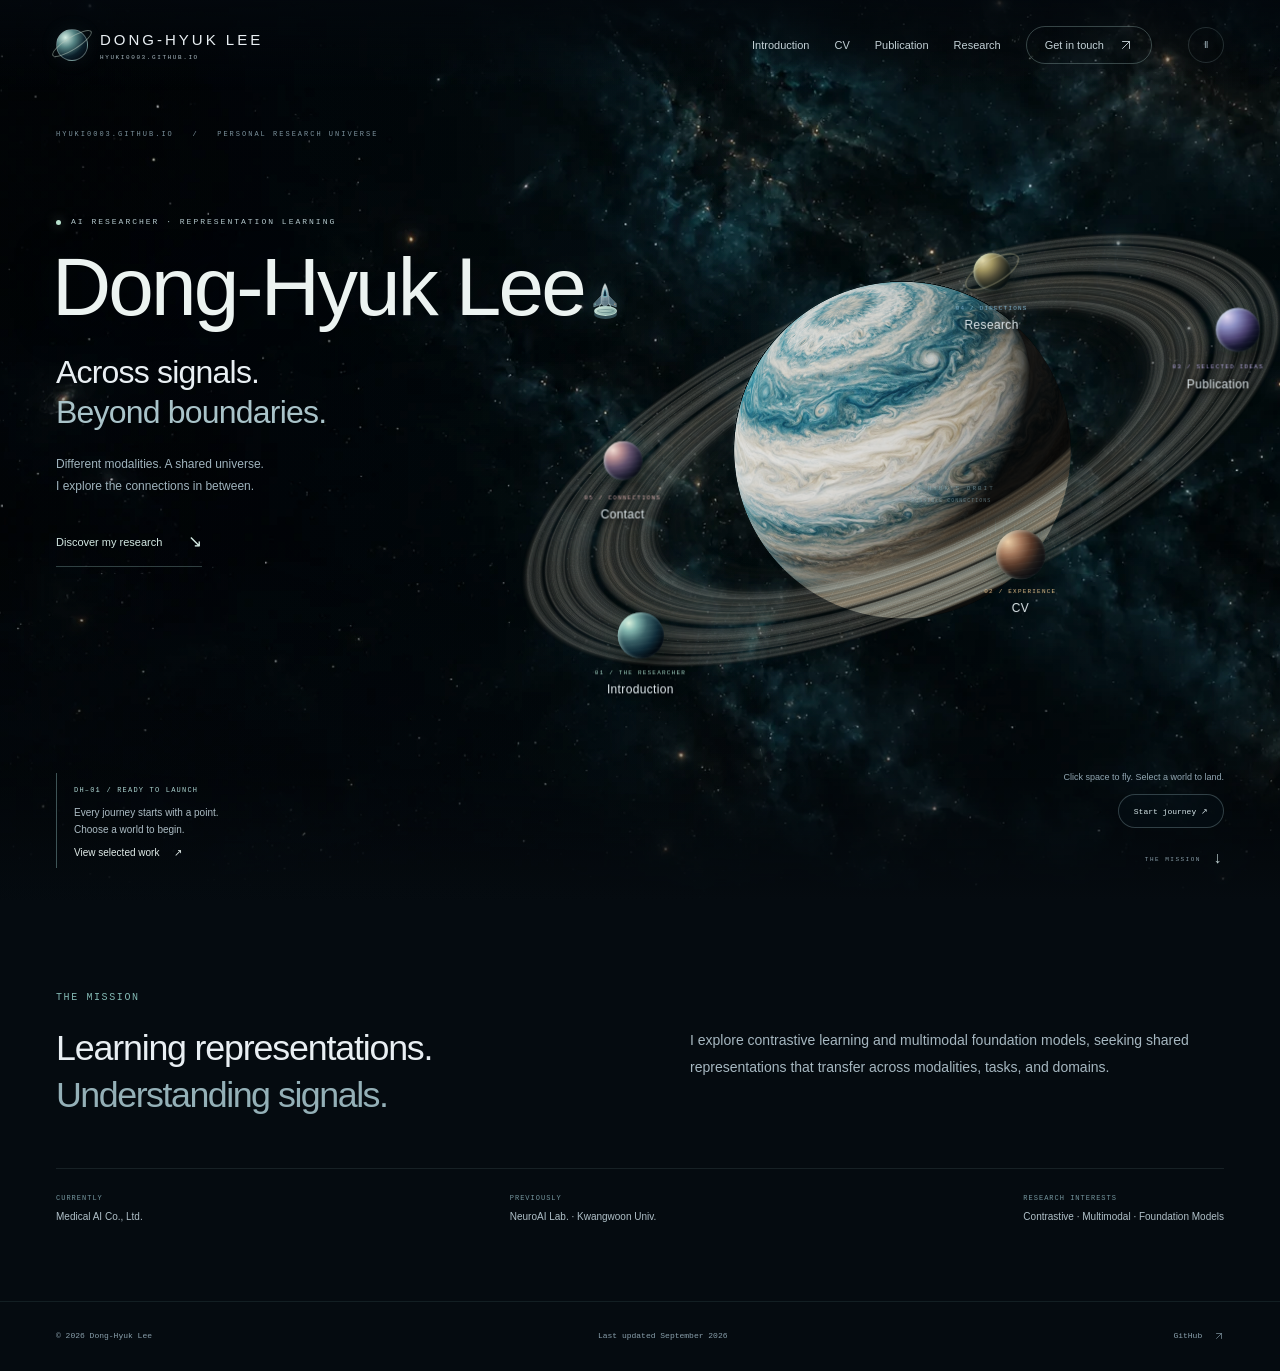
<file: index.html>
<!doctype html>
<html lang="en" data-theme="light">
<head>
  <meta charset="utf-8">
  <meta name="viewport" content="width=device-width, initial-scale=1">
  <meta name="color-scheme" content="light dark">
  <title>Dong-Hyuk Lee — AI Researcher</title>
  <meta name="description" content="I explore contrastive learning and multimodal foundation models, seeking shared representations that transfer across modalities, tasks, and domains.">
  <meta name="author" content="Dong-Hyuk Lee">
  <meta name="theme-color" content="#050b10">
  <meta property="og:type" content="website">
  <meta property="og:title" content="Dong-Hyuk Lee — AI Researcher">
  <meta property="og:description" content="I explore contrastive learning and multimodal foundation models, seeking shared representations that transfer across modalities, tasks, and domains.">
  <meta property="og:url" content="https://hyuki0003.github.io/">
  <meta name="twitter:card" content="summary">
  <link rel="canonical" href="https://hyuki0003.github.io/">
  <link rel="icon" type="image/svg+xml" href="assets/favicon.svg">
  <script>document.documentElement.classList.add('js');try{var t=localStorage.getItem('dh-profile-theme');if(t==='dark'||t==='light')document.documentElement.dataset.theme=t}catch(e){}</script>
  <link rel="stylesheet" href="assets/styles.css">
  <script type="application/ld+json">{"@context": "https://schema.org", "@type": "Person", "name": "Dong-Hyuk Lee", "url": "https://hyuki0003.github.io", "jobTitle": "AI Researcher", "sameAs": ["https://github.com/hyuki0003", "https://www.linkedin.com/in/dong-hyuk-lee-8542971b0/", "https://www.notion.so/81ff1f23dd8441ba82bb77d9165426b7?source=copy_link", "https://www.instagram.com/hyuk_i2/"]}</script>
  <script src="assets/citations.js?v=7c8f290460" defer></script>
  <script src="assets/site.js" defer></script>
<link rel="stylesheet" href="assets/universe.css?v=fa5733d800">
<script src="assets/planet.js?v=169040caec" defer></script>
<script src="assets/lander.js?v=6d3bdb37d5" defer></script>
<script src="assets/universe.js?v=291f8d27ce" defer></script>
<script>document.documentElement.dataset.theme="dark"</script>
<link rel="preload" as="image" href="assets/space/latent-atmosphere.webp">
</head>
<body id="top" class="universe-site universe-home">
<a class="skip-link" href="#main">Skip to content</a>
    <header class="site-header"><div class="container header-inner">
      <a class="brand" href="index.html" aria-label="Dong-Hyuk Lee — home"><span class="monogram">dh<span>.</span></span><span class="brand-name">Dong-Hyuk Lee<span>HYUKI0003.GITHUB.IO</span></span></a>
      <nav id="site-nav" class="site-nav" aria-label="Main navigation">
        <a href="introduction.html">Introduction</a><a href="cv.html">CV</a><a href="publications.html">Publication</a><a href="research.html">Research</a>
        <a class="nav-contact" href="contact.html">Get in touch <svg class="icon " viewBox="0 0 24 24" fill="none" stroke="currentColor" stroke-width="1.6" stroke-linecap="round" stroke-linejoin="round" aria-hidden="true"><path d="M6 18 18 6M6 6h12v12"/></svg></a>
      </nav>
      <div class="header-controls"><button class="space-motion" type="button" aria-label="Pause space motion" aria-pressed="false" hidden>Ⅱ</button><button class="icon-button theme-toggle js-only" type="button" aria-label="Switch to dark theme" title="Switch theme"><svg class="icon moon-icon" viewBox="0 0 24 24" fill="none" stroke="currentColor" stroke-width="1.6" stroke-linecap="round" stroke-linejoin="round" aria-hidden="true"><path d="M20.4 14.3A8.5 8.5 0 0 1 9.7 3.6a8.5 8.5 0 1 0 10.7 10.7Z"/></svg><svg class="icon sun-icon" viewBox="0 0 24 24" fill="none" stroke="currentColor" stroke-width="1.6" stroke-linecap="round" stroke-linejoin="round" aria-hidden="true"><circle cx="12" cy="12" r="4"/><path d="M12 2v2m0 16v2M2 12h2m16 0h2M5 5l1.4 1.4m11.2 11.2L19 19M5 19l1.4-1.4M17.6 6.4 19 5"/></svg></button>
      <button class="icon-button menu-toggle js-only" type="button" aria-label="Open navigation" aria-controls="site-nav" aria-expanded="false"><svg class="icon menu-icon" viewBox="0 0 24 24" fill="none" stroke="currentColor" stroke-width="1.6" stroke-linecap="round" stroke-linejoin="round" aria-hidden="true"><path d="M4 7h16M4 12h16M4 17h16"/></svg><svg class="icon close-icon" viewBox="0 0 24 24" fill="none" stroke="currentColor" stroke-width="1.6" stroke-linecap="round" stroke-linejoin="round" aria-hidden="true"><path d="m6 6 12 12M6 18 18 6"/></svg></button></div>
    </div></header>
<main id="main"><section class="space-hero" id="universe" aria-labelledby="universe-title">
  <div class="space-depth" aria-hidden="true"><div class="space-image"></div></div>
  <div class="space-planet-stage" aria-hidden="true"></div>
  <div class="space-shade" aria-hidden="true"></div>
  <div class="space-coordinates">HYUKI0003.GITHUB.IO &nbsp; / &nbsp; PERSONAL RESEARCH UNIVERSE</div>
  <div class="space-intro">
    <p class="space-eyebrow"><span></span> AI RESEARCHER · REPRESENTATION LEARNING</p>
    <h1 id="universe-title" aria-label="Dong-Hyuk Lee.">Dong-Hyuk Lee<button class="launch-pad" type="button" aria-label="Return to launch pad" aria-controls="landing-game" disabled><span class="sr-only">.</span></button></h1>
    <p class="space-tagline">Across signals.<br><em>Beyond boundaries.</em></p>
    <p class="space-manifesto">Different modalities. A shared universe.<br>I explore the connections in between.</p>
    <a class="space-enter" href="research.html">Discover my research <span aria-hidden="true">↘</span></a>
  </div>
  <div class="space-system" role="group" aria-label="Explore the section planets" aria-describedby="space-help">
    <svg class="space-routes" viewBox="0 0 1000 700" preserveAspectRatio="none" fill="none" aria-hidden="true"><path class="space-orbit-track" d=""/><g class="space-memories"></g><path class="space-flight" d=""/></svg>
    <a class="space-world world-intro" style="--px:64%;--py:24%;--world:#a6d6c6" data-world="introduction" href="introduction.html" aria-label="Explore Introduction" aria-controls="ship-console"><span class="world-globe" aria-hidden="true"></span><span class="world-caption"><small>01 / THE RESEARCHER</small><strong>Introduction</strong></span></a>
    <a class="space-world world-cv" style="--px:86%;--py:42%;--world:#e2bf8c" data-world="cv" href="cv.html" aria-label="Explore CV" aria-controls="ship-console"><span class="world-globe" aria-hidden="true"></span><span class="world-caption"><small>02 / EXPERIENCE</small><strong>CV</strong></span></a>
    <a class="space-world world-publications" style="--px:62%;--py:73%;--world:#b5a9de" data-world="publications" href="publications.html" aria-label="Explore Publication" aria-controls="ship-console"><span class="world-globe" aria-hidden="true"></span><span class="world-caption"><small>03 / SELECTED IDEAS</small><strong>Publication</strong></span></a>
    <a class="space-world world-research" style="--px:87%;--py:76%;--world:#88bedb" data-world="research" href="research.html" aria-label="Explore Research" aria-controls="ship-console"><span class="world-globe" aria-hidden="true"></span><span class="world-caption"><small>04 / DIRECTIONS</small><strong>Research</strong></span></a>
    <a class="space-world world-contact" style="--px:50%;--py:58%;--world:#d4adac" data-world="contact" href="contact.html" aria-label="Explore Contact" aria-controls="ship-console"><span class="world-globe" aria-hidden="true"></span><span class="world-caption"><small>05 / CONNECTIONS</small><strong>Contact</strong></span></a>
    <div class="space-voyager" data-state="parked" aria-hidden="true">
      <svg class="voyager-ship" viewBox="0 0 64 72" fill="none">
        <defs><linearGradient id="ship-metal" x1="14" y1="15" x2="48" y2="56" gradientUnits="userSpaceOnUse"><stop stop-color="#f2f6ef"/><stop offset=".45" stop-color="#91a8b1"/><stop offset="1" stop-color="#354d60"/></linearGradient><linearGradient id="ship-flame" x1="32" y1="47" x2="32" y2="72" gradientUnits="userSpaceOnUse"><stop stop-color="#e5ffff"/><stop offset=".3" stop-color="#81e9e9"/><stop offset="1" stop-color="#56aed9" stop-opacity="0"/></linearGradient></defs>
        <g class="ship-engine"><path d="M26 46 Q23 59 32 71 Q41 59 38 46Z" fill="url(#ship-flame)"/><path d="M29 45 Q28 56 32 62 Q36 56 35 45Z" fill="#edffff"/></g>
        <path d="M26 29 8 48 8 55 27 48M38 29 56 48 56 55 37 48" fill="#526e7e" stroke="#b0c8cd" stroke-width=".9"/>
        <path d="M32 5 C27 12 22 30 24 48 L29 53 35 53 40 48 C42 30 37 12 32 5Z" fill="url(#ship-metal)" stroke="#d4e9e9" stroke-width=".8"/>
        <path d="M32 16 C29 22 28 28 28 33 L36 33 C36 28 35 22 32 16Z" fill="#102f43" stroke="#96e8ef" stroke-width="1.2"/>
        <path d="M32 36V48M26 43H38" stroke="#536e7f"/>
        <path d="M23 48 19 56M41 48 45 56" stroke="#bad2d4" stroke-width="2" class="ship-legs"/>
        <circle cx="11" cy="49" r="1.5" fill="#9ce9d3"/><circle cx="53" cy="49" r="1.5" fill="#e7b88f"/>
      </svg>
      <span class="voyager-name">DH–01 <small>EXPLORER</small></span>
    </div>
    <div class="ship-console" id="ship-console" role="region" aria-label="Spaceship landing message" hidden>
      <div class="console-topline"><span><i></i> LANDING CONFIRMED</span><button class="console-close" type="button" aria-label="Dismiss landing message">×</button></div>
      <p class="console-title"></p><p class="console-description"></p>
      <a class="console-link" href="research.html">Explore this research <span aria-hidden="true">↗</span></a>
      <span class="console-telemetry" aria-hidden="true">DH–01 · SURFACE LINK ESTABLISHED</span>
    </div>
    <span class="space-field-label" aria-hidden="true">DONG-HYUK'S ORBIT<br><b>∞ POSSIBLE CONNECTIONS</b></span>
  </div>
  <div class="space-bottom">
    <div class="space-detail" id="space-detail"><p class="space-destination">DH–01 / READY TO LAUNCH</p><p class="space-description">Every journey starts with a point.<br>Choose a world to begin.</p><a class="space-related" href="research.html#selected-work">View selected work <span aria-hidden="true">↗</span></a><span class="sr-only space-announcement" role="status" aria-live="polite"></span></div>
    <div class="space-guide"><p id="space-help">Click space to fly. Select a world to land.</p><button class="space-cruise" type="button" aria-pressed="false" hidden>Start journey <span aria-hidden="true">↗</span></button><a href="#mission" class="space-scroll">THE MISSION <span aria-hidden="true">↓</span></a></div>
  </div>
  <dialog class="lander-console" id="landing-game" aria-labelledby="lander-title" aria-describedby="lander-help">
    <div class="lander-topline"><span><i></i> DH–01 / HIDDEN TRANSMISSION</span><button class="lander-close" type="button" aria-label="Close landing game">×</button></div>
    <div class="lander-heading"><div><span class="lander-eyebrow">WELCOME BACK, EXPLORER</span><h2 id="lander-title">One last landing.</h2></div><span class="lander-badge">MANUAL<br>CONTROL</span></div>
    <div class="lander-readouts" aria-label="Flight telemetry" aria-live="off">
      <div><span>ALTITUDE</span><output data-readout="altitude">15.8 m</output></div>
      <div><span>DESCENT</span><output data-readout="speed">0.7 m/s</output></div>
      <div><span>TILT</span><output data-readout="tilt">0°</output></div>
      <div><span>THRUST</span><output data-readout="thrust">OFF</output></div>
    </div>
    <div class="lander-view"><canvas width="800" height="480" aria-label="Landing field with a spacecraft above the home pad"></canvas><div class="lander-overlay"><span>BRING IT HOME</span><p>Center. Level. Gently.</p></div></div>
    <div class="lander-throttle" aria-hidden="true"><span>ENGINE</span><i><b></b></i><span class="lander-engine-state">OFF</span></div>
    <p class="lander-status" role="status" aria-live="polite">Clear the terrain. Land centered: tilt ≤ 8°, descent ≤ 1.8 m/s.</p>
    <div class="lander-controls" aria-label="Flight controls"><button type="button" data-control="left" aria-label="Tilt left">←</button><button type="button" data-control="right" aria-label="Tilt right">→</button><span></span><button type="button" data-control="up" aria-label="Hold for thrust">↑ <span>THRUST</span></button></div>
    <p id="lander-help" class="lander-help">← → tilt &nbsp; · &nbsp; Hold ↑ to thrust &nbsp; · &nbsp; Release to coast</p>
    <div class="lander-actions"><button class="lander-start" type="button">Begin descent <span aria-hidden="true">↘</span></button><button class="lander-pause" type="button" hidden>Pause</button></div>
  </dialog>
</section>
<section id="mission" class="space-mission container" aria-label="Research mission"><div><span class="eyebrow">THE MISSION</span><h2>Learning representations.<br><em>Understanding signals.</em></h2></div><p>I explore contrastive learning and multimodal foundation models, seeking shared representations that transfer across modalities, tasks, and domains.</p><div class="mission-facts"><div><span>CURRENTLY</span><strong>Medical AI Co., Ltd.</strong></div><div><span>PREVIOUSLY</span><strong>NeuroAI Lab. · Kwangwoon Univ.</strong></div><div><span>RESEARCH INTERESTS</span><strong>Contrastive · Multimodal · Foundation Models</strong></div></div></section>
</main>
<footer class="site-footer"><div class="container footer-inner"><span>© 2026 Dong-Hyuk Lee</span><span>Last updated September 2026</span><a href="https://github.com/hyuki0003" target="_blank" rel="noopener noreferrer">GitHub <svg class="icon " viewBox="0 0 24 24" fill="none" stroke="currentColor" stroke-width="1.6" stroke-linecap="round" stroke-linejoin="round" aria-hidden="true"><path d="M6 18 18 6M6 6h12v12"/></svg></a></div></footer>
    <div class="toast" id="toast" role="status" aria-live="polite"></div>
    <dialog id="citation-dialog" aria-labelledby="citation-title"><div class="dialog-heading"><span class="eyebrow">CITATION</span><button type="button" class="icon-button close-dialog" aria-label="Close citation"><svg class="icon " viewBox="0 0 24 24" fill="none" stroke="currentColor" stroke-width="1.6" stroke-linecap="round" stroke-linejoin="round" aria-hidden="true"><path d="m6 6 12 12M6 18 18 6"/></svg></button></div><h2 id="citation-title">BibTeX</h2><p class="citation-note">Basic metadata from the author profile. Volume, pages, and DOI were not provided. Manuscripts are not presented as accepted publications.</p><pre id="citation-code" tabindex="0"></pre><button type="button" class="button primary" id="copy-citation"><svg class="icon " viewBox="0 0 24 24" fill="none" stroke="currentColor" stroke-width="1.6" stroke-linecap="round" stroke-linejoin="round" aria-hidden="true"><rect x="8" y="8" width="12" height="12" rx="2"/><path d="M15 8V5a2 2 0 0 0-2-2H5a2 2 0 0 0-2 2v8a2 2 0 0 0 2 2h3"/></svg> Copy BibTeX</button></dialog>
</body>
</html>
</file>
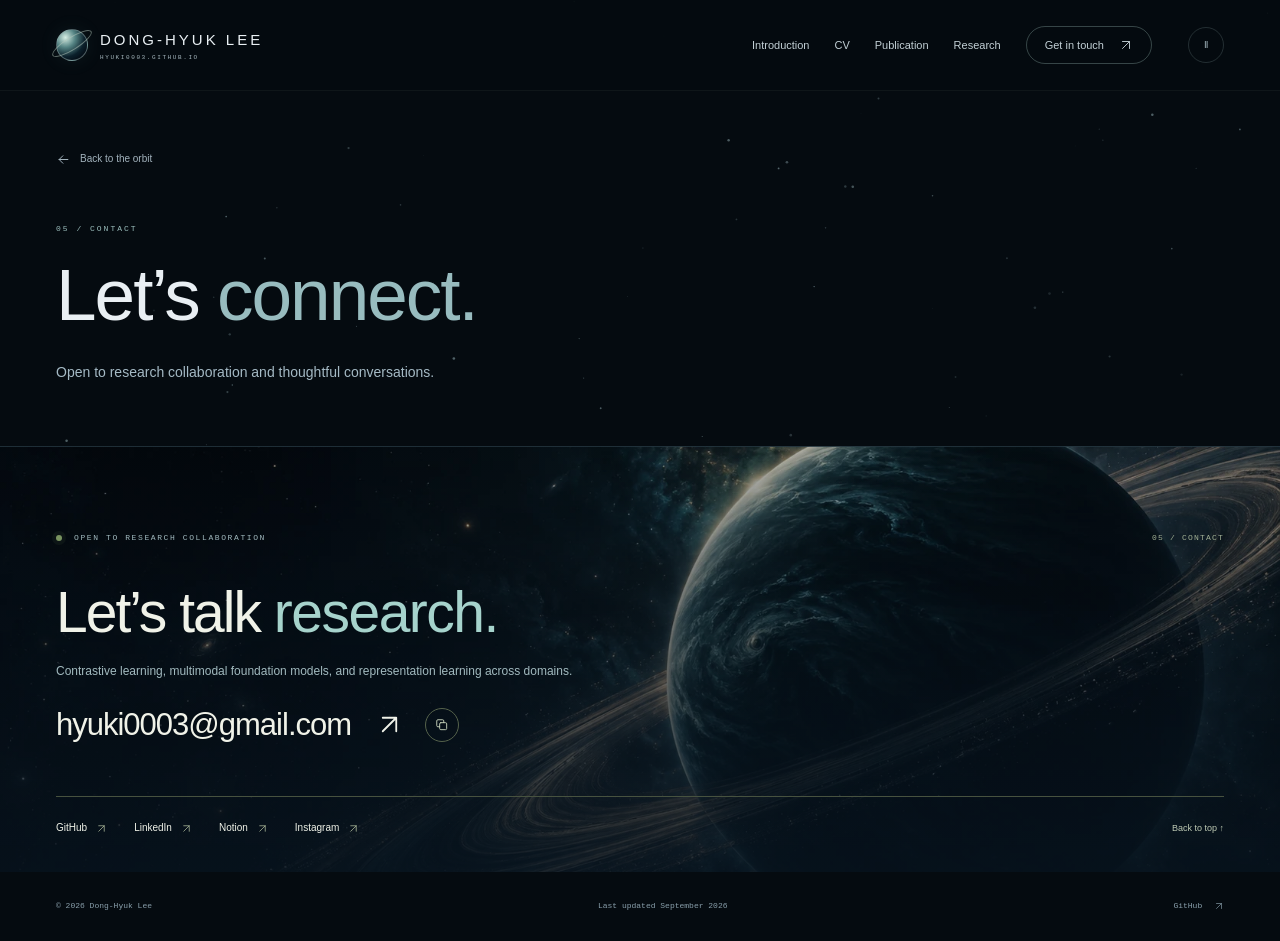
<file: contact.html>
<!doctype html>
<html lang="en" data-theme="light">
<head>
  <meta charset="utf-8">
  <meta name="viewport" content="width=device-width, initial-scale=1">
  <meta name="color-scheme" content="light dark">
  <title>Contact — Dong-Hyuk Lee</title>
  <meta name="description" content="I explore contrastive learning and multimodal foundation models, seeking shared representations that transfer across modalities, tasks, and domains.">
  <meta name="author" content="Dong-Hyuk Lee">
  <meta name="theme-color" content="#050b10">
  <meta property="og:type" content="website">
  <meta property="og:title" content="Contact — Dong-Hyuk Lee">
  <meta property="og:description" content="I explore contrastive learning and multimodal foundation models, seeking shared representations that transfer across modalities, tasks, and domains.">
  <meta property="og:url" content="https://hyuki0003.github.io/contact.html">
  <meta name="twitter:card" content="summary">
  <link rel="canonical" href="https://hyuki0003.github.io/contact.html">
  <link rel="icon" type="image/svg+xml" href="assets/favicon.svg">
  <script>document.documentElement.classList.add('js');try{var t=localStorage.getItem('dh-profile-theme');if(t==='dark'||t==='light')document.documentElement.dataset.theme=t}catch(e){}</script>
  <link rel="stylesheet" href="assets/styles.css">
  <script type="application/ld+json">{"@context": "https://schema.org", "@type": "Person", "name": "Dong-Hyuk Lee", "url": "https://hyuki0003.github.io", "jobTitle": "AI Researcher", "sameAs": ["https://github.com/hyuki0003", "https://www.linkedin.com/in/dong-hyuk-lee-8542971b0/", "https://www.notion.so/81ff1f23dd8441ba82bb77d9165426b7?source=copy_link", "https://www.instagram.com/hyuk_i2/"]}</script>
  <script src="assets/citations.js?v=7c8f290460" defer></script>
  <script src="assets/site.js" defer></script>
<link rel="stylesheet" href="assets/universe.css?v=fa5733d800">
<script src="assets/universe.js?v=291f8d27ce" defer></script>
<script>document.documentElement.dataset.theme="dark"</script>
</head>
<body id="top" class="universe-site">
<a class="skip-link" href="#main">Skip to content</a>
    <header class="site-header"><div class="container header-inner">
      <a class="brand" href="index.html" aria-label="Dong-Hyuk Lee — home"><span class="monogram">dh<span>.</span></span><span class="brand-name">Dong-Hyuk Lee<span>HYUKI0003.GITHUB.IO</span></span></a>
      <nav id="site-nav" class="site-nav" aria-label="Main navigation">
        <a href="introduction.html">Introduction</a><a href="cv.html">CV</a><a href="publications.html">Publication</a><a href="research.html">Research</a>
        <a class="nav-contact" href="contact.html">Get in touch <svg class="icon " viewBox="0 0 24 24" fill="none" stroke="currentColor" stroke-width="1.6" stroke-linecap="round" stroke-linejoin="round" aria-hidden="true"><path d="M6 18 18 6M6 6h12v12"/></svg></a>
      </nav>
      <div class="header-controls"><button class="space-motion" type="button" aria-label="Pause space motion" aria-pressed="false" hidden>Ⅱ</button><button class="icon-button theme-toggle js-only" type="button" aria-label="Switch to dark theme" title="Switch theme"><svg class="icon moon-icon" viewBox="0 0 24 24" fill="none" stroke="currentColor" stroke-width="1.6" stroke-linecap="round" stroke-linejoin="round" aria-hidden="true"><path d="M20.4 14.3A8.5 8.5 0 0 1 9.7 3.6a8.5 8.5 0 1 0 10.7 10.7Z"/></svg><svg class="icon sun-icon" viewBox="0 0 24 24" fill="none" stroke="currentColor" stroke-width="1.6" stroke-linecap="round" stroke-linejoin="round" aria-hidden="true"><circle cx="12" cy="12" r="4"/><path d="M12 2v2m0 16v2M2 12h2m16 0h2M5 5l1.4 1.4m11.2 11.2L19 19M5 19l1.4-1.4M17.6 6.4 19 5"/></svg></button>
      <button class="icon-button menu-toggle js-only" type="button" aria-label="Open navigation" aria-controls="site-nav" aria-expanded="false"><svg class="icon menu-icon" viewBox="0 0 24 24" fill="none" stroke="currentColor" stroke-width="1.6" stroke-linecap="round" stroke-linejoin="round" aria-hidden="true"><path d="M4 7h16M4 12h16M4 17h16"/></svg><svg class="icon close-icon" viewBox="0 0 24 24" fill="none" stroke="currentColor" stroke-width="1.6" stroke-linecap="round" stroke-linejoin="round" aria-hidden="true"><path d="m6 6 12 12M6 18 18 6"/></svg></button></div>
    </div></header>
<main id="main" class="destination-page"><header class="destination-heading container"><a class="breadcrumb" href="index.html"><svg class="icon " viewBox="0 0 24 24" fill="none" stroke="currentColor" stroke-width="1.6" stroke-linecap="round" stroke-linejoin="round" aria-hidden="true"><path d="M19 12H5m6-6-6 6 6 6"/></svg> Back to the orbit</a><p class="eyebrow section-index">05 / CONTACT</p><h1>Let’s <em>connect.</em></h1><p class="destination-lead">Open to research collaboration and thoughtful conversations.</p></header><section id="contact" class="contact-section"><div class="container contact-inner">
      <div class="contact-top"><span class="eyebrow"><span class="live-dot"></span> OPEN TO RESEARCH COLLABORATION</span><span class="contact-number">05 / CONTACT</span></div>
      <h2>Let’s talk <em>research.</em></h2><p>Contrastive learning, multimodal foundation models, and representation learning across domains.</p>
      <div class="email-row"><a class="email-link" href="mailto:hyuki0003@gmail.com">hyuki0003@gmail.com<svg class="icon " viewBox="0 0 24 24" fill="none" stroke="currentColor" stroke-width="1.6" stroke-linecap="round" stroke-linejoin="round" aria-hidden="true"><path d="M6 18 18 6M6 6h12v12"/></svg></a><button type="button" class="icon-button copy-email js-only" data-copy-text="hyuki0003@gmail.com" aria-label="Copy email address"><svg class="icon " viewBox="0 0 24 24" fill="none" stroke="currentColor" stroke-width="1.6" stroke-linecap="round" stroke-linejoin="round" aria-hidden="true"><rect x="8" y="8" width="12" height="12" rx="2"/><path d="M15 8V5a2 2 0 0 0-2-2H5a2 2 0 0 0-2 2v8a2 2 0 0 0 2 2h3"/></svg></button></div>
      <div class="contact-bottom"><div class="social-links"><a href="https://github.com/hyuki0003" target="_blank" rel="noopener noreferrer">GitHub<svg class="icon " viewBox="0 0 24 24" fill="none" stroke="currentColor" stroke-width="1.6" stroke-linecap="round" stroke-linejoin="round" aria-hidden="true"><path d="M6 18 18 6M6 6h12v12"/></svg></a><a href="https://www.linkedin.com/in/dong-hyuk-lee-8542971b0/" target="_blank" rel="noopener noreferrer">LinkedIn<svg class="icon " viewBox="0 0 24 24" fill="none" stroke="currentColor" stroke-width="1.6" stroke-linecap="round" stroke-linejoin="round" aria-hidden="true"><path d="M6 18 18 6M6 6h12v12"/></svg></a><a href="https://www.notion.so/81ff1f23dd8441ba82bb77d9165426b7?source=copy_link" target="_blank" rel="noopener noreferrer">Notion<svg class="icon " viewBox="0 0 24 24" fill="none" stroke="currentColor" stroke-width="1.6" stroke-linecap="round" stroke-linejoin="round" aria-hidden="true"><path d="M6 18 18 6M6 6h12v12"/></svg></a><a href="https://www.instagram.com/hyuk_i2/" target="_blank" rel="noopener noreferrer">Instagram<svg class="icon " viewBox="0 0 24 24" fill="none" stroke="currentColor" stroke-width="1.6" stroke-linecap="round" stroke-linejoin="round" aria-hidden="true"><path d="M6 18 18 6M6 6h12v12"/></svg></a></div><a class="back-top" href="#top">Back to top ↑</a></div>
    </div></section></main>
<footer class="site-footer"><div class="container footer-inner"><span>© 2026 Dong-Hyuk Lee</span><span>Last updated September 2026</span><a href="https://github.com/hyuki0003" target="_blank" rel="noopener noreferrer">GitHub <svg class="icon " viewBox="0 0 24 24" fill="none" stroke="currentColor" stroke-width="1.6" stroke-linecap="round" stroke-linejoin="round" aria-hidden="true"><path d="M6 18 18 6M6 6h12v12"/></svg></a></div></footer>
    <div class="toast" id="toast" role="status" aria-live="polite"></div>
    <dialog id="citation-dialog" aria-labelledby="citation-title"><div class="dialog-heading"><span class="eyebrow">CITATION</span><button type="button" class="icon-button close-dialog" aria-label="Close citation"><svg class="icon " viewBox="0 0 24 24" fill="none" stroke="currentColor" stroke-width="1.6" stroke-linecap="round" stroke-linejoin="round" aria-hidden="true"><path d="m6 6 12 12M6 18 18 6"/></svg></button></div><h2 id="citation-title">BibTeX</h2><p class="citation-note">Basic metadata from the author profile. Volume, pages, and DOI were not provided. Manuscripts are not presented as accepted publications.</p><pre id="citation-code" tabindex="0"></pre><button type="button" class="button primary" id="copy-citation"><svg class="icon " viewBox="0 0 24 24" fill="none" stroke="currentColor" stroke-width="1.6" stroke-linecap="round" stroke-linejoin="round" aria-hidden="true"><rect x="8" y="8" width="12" height="12" rx="2"/><path d="M15 8V5a2 2 0 0 0-2-2H5a2 2 0 0 0-2 2v8a2 2 0 0 0 2 2h3"/></svg> Copy BibTeX</button></dialog>
</body>
</html>
</file>
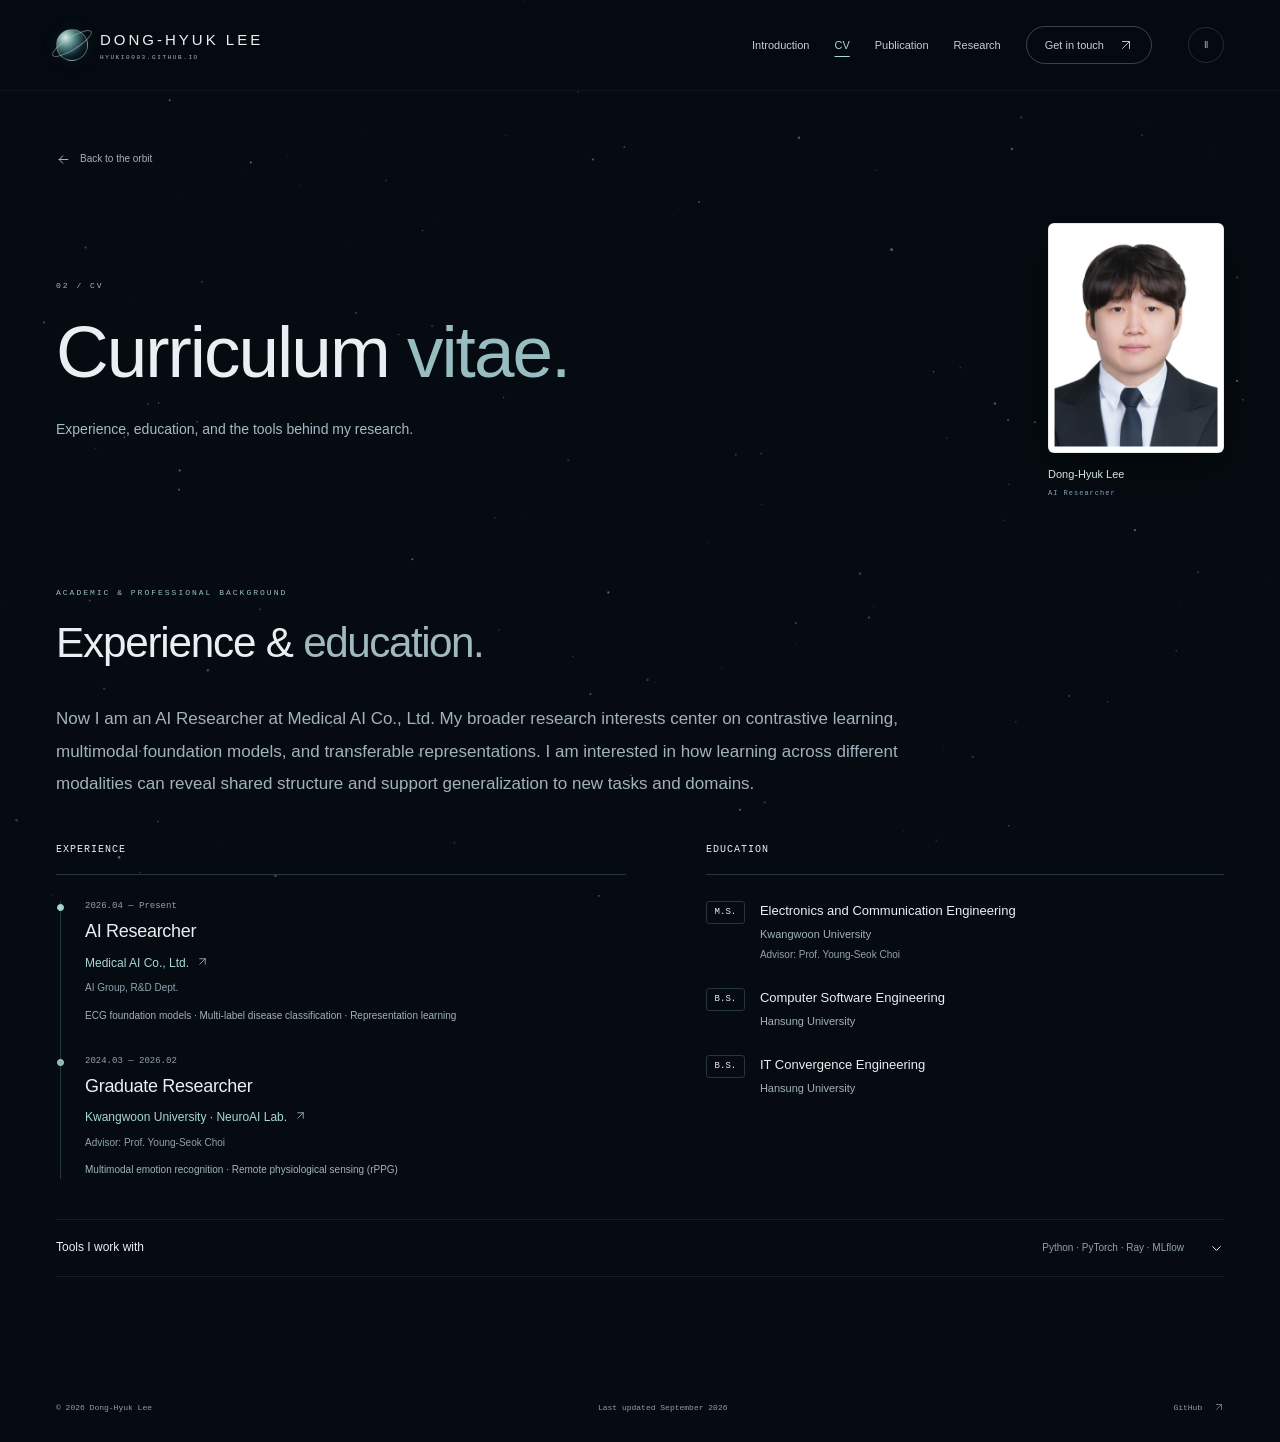
<file: cv.html>
<!doctype html>
<html lang="en" data-theme="light">
<head>
  <meta charset="utf-8">
  <meta name="viewport" content="width=device-width, initial-scale=1">
  <meta name="color-scheme" content="light dark">
  <title>CV — Dong-Hyuk Lee</title>
  <meta name="description" content="I explore contrastive learning and multimodal foundation models, seeking shared representations that transfer across modalities, tasks, and domains.">
  <meta name="author" content="Dong-Hyuk Lee">
  <meta name="theme-color" content="#050b10">
  <meta property="og:type" content="website">
  <meta property="og:title" content="CV — Dong-Hyuk Lee">
  <meta property="og:description" content="I explore contrastive learning and multimodal foundation models, seeking shared representations that transfer across modalities, tasks, and domains.">
  <meta property="og:url" content="https://hyuki0003.github.io/cv.html">
  <meta name="twitter:card" content="summary">
  <link rel="canonical" href="https://hyuki0003.github.io/cv.html">
  <link rel="icon" type="image/svg+xml" href="assets/favicon.svg">
  <script>document.documentElement.classList.add('js');try{var t=localStorage.getItem('dh-profile-theme');if(t==='dark'||t==='light')document.documentElement.dataset.theme=t}catch(e){}</script>
  <link rel="stylesheet" href="assets/styles.css">
  <script type="application/ld+json">{"@context": "https://schema.org", "@type": "Person", "name": "Dong-Hyuk Lee", "url": "https://hyuki0003.github.io", "jobTitle": "AI Researcher", "sameAs": ["https://github.com/hyuki0003", "https://www.linkedin.com/in/dong-hyuk-lee-8542971b0/", "https://www.notion.so/81ff1f23dd8441ba82bb77d9165426b7?source=copy_link", "https://www.instagram.com/hyuk_i2/"]}</script>
  <script src="assets/citations.js?v=7c8f290460" defer></script>
  <script src="assets/site.js" defer></script>
<link rel="stylesheet" href="assets/universe.css?v=fa5733d800">
<script src="assets/universe.js?v=291f8d27ce" defer></script>
<script>document.documentElement.dataset.theme="dark"</script>
</head>
<body id="top" class="universe-site">
<a class="skip-link" href="#main">Skip to content</a>
    <header class="site-header"><div class="container header-inner">
      <a class="brand" href="index.html" aria-label="Dong-Hyuk Lee — home"><span class="monogram">dh<span>.</span></span><span class="brand-name">Dong-Hyuk Lee<span>HYUKI0003.GITHUB.IO</span></span></a>
      <nav id="site-nav" class="site-nav" aria-label="Main navigation">
        <a href="introduction.html">Introduction</a><a href="cv.html" aria-current="page">CV</a><a href="publications.html">Publication</a><a href="research.html">Research</a>
        <a class="nav-contact" href="contact.html">Get in touch <svg class="icon " viewBox="0 0 24 24" fill="none" stroke="currentColor" stroke-width="1.6" stroke-linecap="round" stroke-linejoin="round" aria-hidden="true"><path d="M6 18 18 6M6 6h12v12"/></svg></a>
      </nav>
      <div class="header-controls"><button class="space-motion" type="button" aria-label="Pause space motion" aria-pressed="false" hidden>Ⅱ</button><button class="icon-button theme-toggle js-only" type="button" aria-label="Switch to dark theme" title="Switch theme"><svg class="icon moon-icon" viewBox="0 0 24 24" fill="none" stroke="currentColor" stroke-width="1.6" stroke-linecap="round" stroke-linejoin="round" aria-hidden="true"><path d="M20.4 14.3A8.5 8.5 0 0 1 9.7 3.6a8.5 8.5 0 1 0 10.7 10.7Z"/></svg><svg class="icon sun-icon" viewBox="0 0 24 24" fill="none" stroke="currentColor" stroke-width="1.6" stroke-linecap="round" stroke-linejoin="round" aria-hidden="true"><circle cx="12" cy="12" r="4"/><path d="M12 2v2m0 16v2M2 12h2m16 0h2M5 5l1.4 1.4m11.2 11.2L19 19M5 19l1.4-1.4M17.6 6.4 19 5"/></svg></button>
      <button class="icon-button menu-toggle js-only" type="button" aria-label="Open navigation" aria-controls="site-nav" aria-expanded="false"><svg class="icon menu-icon" viewBox="0 0 24 24" fill="none" stroke="currentColor" stroke-width="1.6" stroke-linecap="round" stroke-linejoin="round" aria-hidden="true"><path d="M4 7h16M4 12h16M4 17h16"/></svg><svg class="icon close-icon" viewBox="0 0 24 24" fill="none" stroke="currentColor" stroke-width="1.6" stroke-linecap="round" stroke-linejoin="round" aria-hidden="true"><path d="m6 6 12 12M6 18 18 6"/></svg></button></div>
    </div></header>
<main id="main" class="destination-page"><header class="destination-heading cv-heading container"><a class="breadcrumb" href="index.html"><svg class="icon " viewBox="0 0 24 24" fill="none" stroke="currentColor" stroke-width="1.6" stroke-linecap="round" stroke-linejoin="round" aria-hidden="true"><path d="M19 12H5m6-6-6 6 6 6"/></svg> Back to the orbit</a><div class="cv-summary"><div><p class="eyebrow section-index">02 / CV</p><h1>Curriculum <em>vitae.</em></h1><p class="destination-lead">Experience, education, and the tools behind my research.</p></div><figure class="cv-portrait"><img src="assets/profile/dong-hyuk-lee.jpg" alt="Portrait of Dong-Hyuk Lee" width="378" height="496" decoding="async"><figcaption>Dong-Hyuk Lee<span>AI Researcher</span></figcaption></figure></div></header>      <section class="section background-section container" id="background" aria-labelledby="background-title"><div class="section-heading"><div><span class="eyebrow section-index">ACADEMIC &amp; PROFESSIONAL BACKGROUND</span><h2 id="background-title">Experience &amp; <em>education.</em></h2></div></div><p class="about-copy">Now I am an AI Researcher at Medical AI Co., Ltd. My broader research interests center on contrastive learning, multimodal foundation models, and transferable representations. I am interested in how learning across different modalities can reveal shared structure and support generalization to new tasks and domains.</p><div class="background-grid"><div><h3 class="subheading">Experience</h3><div class="career-list"><article class="career-item"><span class="timeline-dot"></span><p class="period">2026.04 — Present</p><h4>AI Researcher</h4><a class="organization" href="https://www.medicalai.com/ko/" target="_blank" rel="noopener noreferrer">Medical AI Co., Ltd.<svg class="icon " viewBox="0 0 24 24" fill="none" stroke="currentColor" stroke-width="1.6" stroke-linecap="round" stroke-linejoin="round" aria-hidden="true"><path d="M6 18 18 6M6 6h12v12"/></svg></a><p class="career-detail">AI Group, R&amp;D Dept.</p><p class="career-description">ECG foundation models · Multi-label disease classification · Representation learning</p></article><article class="career-item"><span class="timeline-dot"></span><p class="period">2024.03 — 2026.02</p><h4>Graduate Researcher</h4><a class="organization" href="https://sites.google.com/view/neuroailab/home" target="_blank" rel="noopener noreferrer">Kwangwoon University · NeuroAI Lab.<svg class="icon " viewBox="0 0 24 24" fill="none" stroke="currentColor" stroke-width="1.6" stroke-linecap="round" stroke-linejoin="round" aria-hidden="true"><path d="M6 18 18 6M6 6h12v12"/></svg></a><p class="career-detail">Advisor: Prof. Young-Seok Choi</p><p class="career-description">Multimodal emotion recognition · Remote physiological sensing (rPPG)</p></article></div></div><div><h3 class="subheading">Education</h3><div class="education-list"><article class="education-item"><span class="degree">M.S.</span><div><h4>Electronics and Communication Engineering</h4><p>Kwangwoon University</p><p class="education-detail">Advisor: Prof. Young-Seok Choi</p></div></article><article class="education-item"><span class="degree">B.S.</span><div><h4>Computer Software Engineering</h4><p>Hansung University</p></div></article><article class="education-item"><span class="degree">B.S.</span><div><h4>IT Convergence Engineering</h4><p>Hansung University</p></div></article></div></div></div><details class="toolkit"><summary><span>Tools I work with</span><span class="toolkit-preview">Python · PyTorch · Ray · MLflow</span><svg class="icon " viewBox="0 0 24 24" fill="none" stroke="currentColor" stroke-width="1.6" stroke-linecap="round" stroke-linejoin="round" aria-hidden="true"><path d="m6 9 6 6 6-6"/></svg></summary><div class="stack-list"><div class="stack-row"><span>Languages</span><p>Python · C · LaTeX</p></div><div class="stack-row"><span>Deep learning</span><p>PyTorch · TensorFlow · scikit-learn</p></div><div class="stack-row"><span>Data &amp; vision</span><p>NumPy · Pandas · OpenCV</p></div><div class="stack-row"><span>MLOps &amp; infrastructure</span><p>Ray · MLflow · Jupyter</p></div><div class="stack-row"><span>Environment</span><p>Ubuntu · Windows · Git · VS Code · MySQL</p></div></div></details></section>
</main>
<footer class="site-footer"><div class="container footer-inner"><span>© 2026 Dong-Hyuk Lee</span><span>Last updated September 2026</span><a href="https://github.com/hyuki0003" target="_blank" rel="noopener noreferrer">GitHub <svg class="icon " viewBox="0 0 24 24" fill="none" stroke="currentColor" stroke-width="1.6" stroke-linecap="round" stroke-linejoin="round" aria-hidden="true"><path d="M6 18 18 6M6 6h12v12"/></svg></a></div></footer>
    <div class="toast" id="toast" role="status" aria-live="polite"></div>
    <dialog id="citation-dialog" aria-labelledby="citation-title"><div class="dialog-heading"><span class="eyebrow">CITATION</span><button type="button" class="icon-button close-dialog" aria-label="Close citation"><svg class="icon " viewBox="0 0 24 24" fill="none" stroke="currentColor" stroke-width="1.6" stroke-linecap="round" stroke-linejoin="round" aria-hidden="true"><path d="m6 6 12 12M6 18 18 6"/></svg></button></div><h2 id="citation-title">BibTeX</h2><p class="citation-note">Basic metadata from the author profile. Volume, pages, and DOI were not provided. Manuscripts are not presented as accepted publications.</p><pre id="citation-code" tabindex="0"></pre><button type="button" class="button primary" id="copy-citation"><svg class="icon " viewBox="0 0 24 24" fill="none" stroke="currentColor" stroke-width="1.6" stroke-linecap="round" stroke-linejoin="round" aria-hidden="true"><rect x="8" y="8" width="12" height="12" rx="2"/><path d="M15 8V5a2 2 0 0 0-2-2H5a2 2 0 0 0-2 2v8a2 2 0 0 0 2 2h3"/></svg> Copy BibTeX</button></dialog>
</body>
</html>
</file>
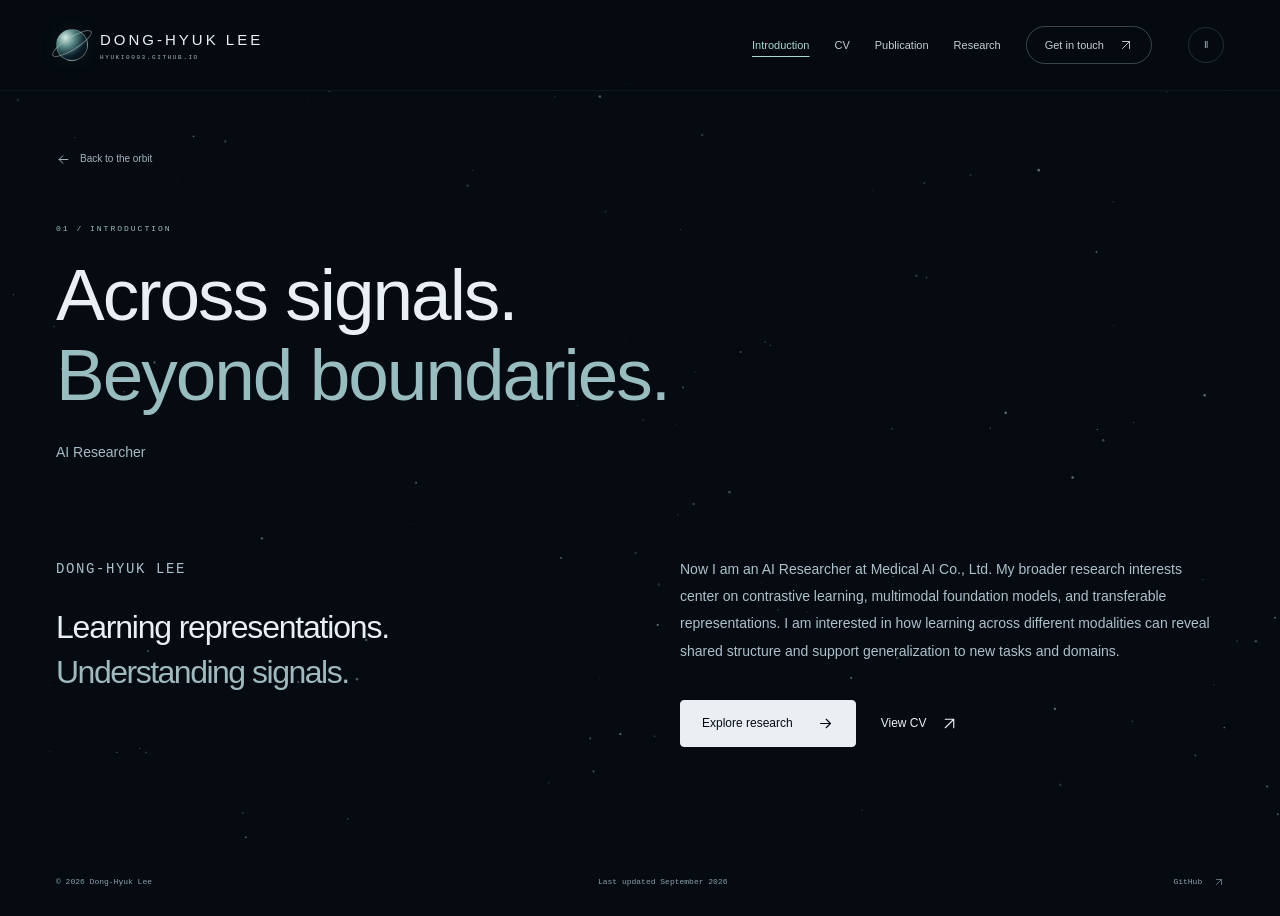
<file: introduction.html>
<!doctype html>
<html lang="en" data-theme="light">
<head>
  <meta charset="utf-8">
  <meta name="viewport" content="width=device-width, initial-scale=1">
  <meta name="color-scheme" content="light dark">
  <title>Introduction — Dong-Hyuk Lee</title>
  <meta name="description" content="I explore contrastive learning and multimodal foundation models, seeking shared representations that transfer across modalities, tasks, and domains.">
  <meta name="author" content="Dong-Hyuk Lee">
  <meta name="theme-color" content="#050b10">
  <meta property="og:type" content="website">
  <meta property="og:title" content="Introduction — Dong-Hyuk Lee">
  <meta property="og:description" content="I explore contrastive learning and multimodal foundation models, seeking shared representations that transfer across modalities, tasks, and domains.">
  <meta property="og:url" content="https://hyuki0003.github.io/introduction.html">
  <meta name="twitter:card" content="summary">
  <link rel="canonical" href="https://hyuki0003.github.io/introduction.html">
  <link rel="icon" type="image/svg+xml" href="assets/favicon.svg">
  <script>document.documentElement.classList.add('js');try{var t=localStorage.getItem('dh-profile-theme');if(t==='dark'||t==='light')document.documentElement.dataset.theme=t}catch(e){}</script>
  <link rel="stylesheet" href="assets/styles.css">
  <script type="application/ld+json">{"@context": "https://schema.org", "@type": "Person", "name": "Dong-Hyuk Lee", "url": "https://hyuki0003.github.io", "jobTitle": "AI Researcher", "sameAs": ["https://github.com/hyuki0003", "https://www.linkedin.com/in/dong-hyuk-lee-8542971b0/", "https://www.notion.so/81ff1f23dd8441ba82bb77d9165426b7?source=copy_link", "https://www.instagram.com/hyuk_i2/"]}</script>
  <script src="assets/citations.js?v=7c8f290460" defer></script>
  <script src="assets/site.js" defer></script>
<link rel="stylesheet" href="assets/universe.css?v=fa5733d800">
<script src="assets/universe.js?v=291f8d27ce" defer></script>
<script>document.documentElement.dataset.theme="dark"</script>
</head>
<body id="top" class="universe-site">
<a class="skip-link" href="#main">Skip to content</a>
    <header class="site-header"><div class="container header-inner">
      <a class="brand" href="index.html" aria-label="Dong-Hyuk Lee — home"><span class="monogram">dh<span>.</span></span><span class="brand-name">Dong-Hyuk Lee<span>HYUKI0003.GITHUB.IO</span></span></a>
      <nav id="site-nav" class="site-nav" aria-label="Main navigation">
        <a href="introduction.html" aria-current="page">Introduction</a><a href="cv.html">CV</a><a href="publications.html">Publication</a><a href="research.html">Research</a>
        <a class="nav-contact" href="contact.html">Get in touch <svg class="icon " viewBox="0 0 24 24" fill="none" stroke="currentColor" stroke-width="1.6" stroke-linecap="round" stroke-linejoin="round" aria-hidden="true"><path d="M6 18 18 6M6 6h12v12"/></svg></a>
      </nav>
      <div class="header-controls"><button class="space-motion" type="button" aria-label="Pause space motion" aria-pressed="false" hidden>Ⅱ</button><button class="icon-button theme-toggle js-only" type="button" aria-label="Switch to dark theme" title="Switch theme"><svg class="icon moon-icon" viewBox="0 0 24 24" fill="none" stroke="currentColor" stroke-width="1.6" stroke-linecap="round" stroke-linejoin="round" aria-hidden="true"><path d="M20.4 14.3A8.5 8.5 0 0 1 9.7 3.6a8.5 8.5 0 1 0 10.7 10.7Z"/></svg><svg class="icon sun-icon" viewBox="0 0 24 24" fill="none" stroke="currentColor" stroke-width="1.6" stroke-linecap="round" stroke-linejoin="round" aria-hidden="true"><circle cx="12" cy="12" r="4"/><path d="M12 2v2m0 16v2M2 12h2m16 0h2M5 5l1.4 1.4m11.2 11.2L19 19M5 19l1.4-1.4M17.6 6.4 19 5"/></svg></button>
      <button class="icon-button menu-toggle js-only" type="button" aria-label="Open navigation" aria-controls="site-nav" aria-expanded="false"><svg class="icon menu-icon" viewBox="0 0 24 24" fill="none" stroke="currentColor" stroke-width="1.6" stroke-linecap="round" stroke-linejoin="round" aria-hidden="true"><path d="M4 7h16M4 12h16M4 17h16"/></svg><svg class="icon close-icon" viewBox="0 0 24 24" fill="none" stroke="currentColor" stroke-width="1.6" stroke-linecap="round" stroke-linejoin="round" aria-hidden="true"><path d="m6 6 12 12M6 18 18 6"/></svg></button></div>
    </div></header>
<main id="main" class="destination-page"><header class="destination-heading container"><a class="breadcrumb" href="index.html"><svg class="icon " viewBox="0 0 24 24" fill="none" stroke="currentColor" stroke-width="1.6" stroke-linecap="round" stroke-linejoin="round" aria-hidden="true"><path d="M19 12H5m6-6-6 6 6 6"/></svg> Back to the orbit</a><p class="eyebrow section-index">01 / INTRODUCTION</p><h1>Across signals.<br><em>Beyond boundaries.</em></h1><p class="destination-lead">AI Researcher</p></header><section class="introduction-copy container"><div><p class="eyebrow">DONG-HYUK LEE</p><h2>Learning representations.<br><em>Understanding signals.</em></h2></div><div><p>Now I am an AI Researcher at Medical AI Co., Ltd. My broader research interests center on contrastive learning, multimodal foundation models, and transferable representations. I am interested in how learning across different modalities can reveal shared structure and support generalization to new tasks and domains.</p><div class="destination-actions"><a class="button primary" href="research.html">Explore research <svg class="icon " viewBox="0 0 24 24" fill="none" stroke="currentColor" stroke-width="1.6" stroke-linecap="round" stroke-linejoin="round" aria-hidden="true"><path d="M5 12h14m-6-6 6 6-6 6"/></svg></a><a class="text-link" href="cv.html">View CV <svg class="icon " viewBox="0 0 24 24" fill="none" stroke="currentColor" stroke-width="1.6" stroke-linecap="round" stroke-linejoin="round" aria-hidden="true"><path d="M6 18 18 6M6 6h12v12"/></svg></a></div></div></section></main>
<footer class="site-footer"><div class="container footer-inner"><span>© 2026 Dong-Hyuk Lee</span><span>Last updated September 2026</span><a href="https://github.com/hyuki0003" target="_blank" rel="noopener noreferrer">GitHub <svg class="icon " viewBox="0 0 24 24" fill="none" stroke="currentColor" stroke-width="1.6" stroke-linecap="round" stroke-linejoin="round" aria-hidden="true"><path d="M6 18 18 6M6 6h12v12"/></svg></a></div></footer>
    <div class="toast" id="toast" role="status" aria-live="polite"></div>
    <dialog id="citation-dialog" aria-labelledby="citation-title"><div class="dialog-heading"><span class="eyebrow">CITATION</span><button type="button" class="icon-button close-dialog" aria-label="Close citation"><svg class="icon " viewBox="0 0 24 24" fill="none" stroke="currentColor" stroke-width="1.6" stroke-linecap="round" stroke-linejoin="round" aria-hidden="true"><path d="m6 6 12 12M6 18 18 6"/></svg></button></div><h2 id="citation-title">BibTeX</h2><p class="citation-note">Basic metadata from the author profile. Volume, pages, and DOI were not provided. Manuscripts are not presented as accepted publications.</p><pre id="citation-code" tabindex="0"></pre><button type="button" class="button primary" id="copy-citation"><svg class="icon " viewBox="0 0 24 24" fill="none" stroke="currentColor" stroke-width="1.6" stroke-linecap="round" stroke-linejoin="round" aria-hidden="true"><rect x="8" y="8" width="12" height="12" rx="2"/><path d="M15 8V5a2 2 0 0 0-2-2H5a2 2 0 0 0-2 2v8a2 2 0 0 0 2 2h3"/></svg> Copy BibTeX</button></dialog>
</body>
</html>
</file>
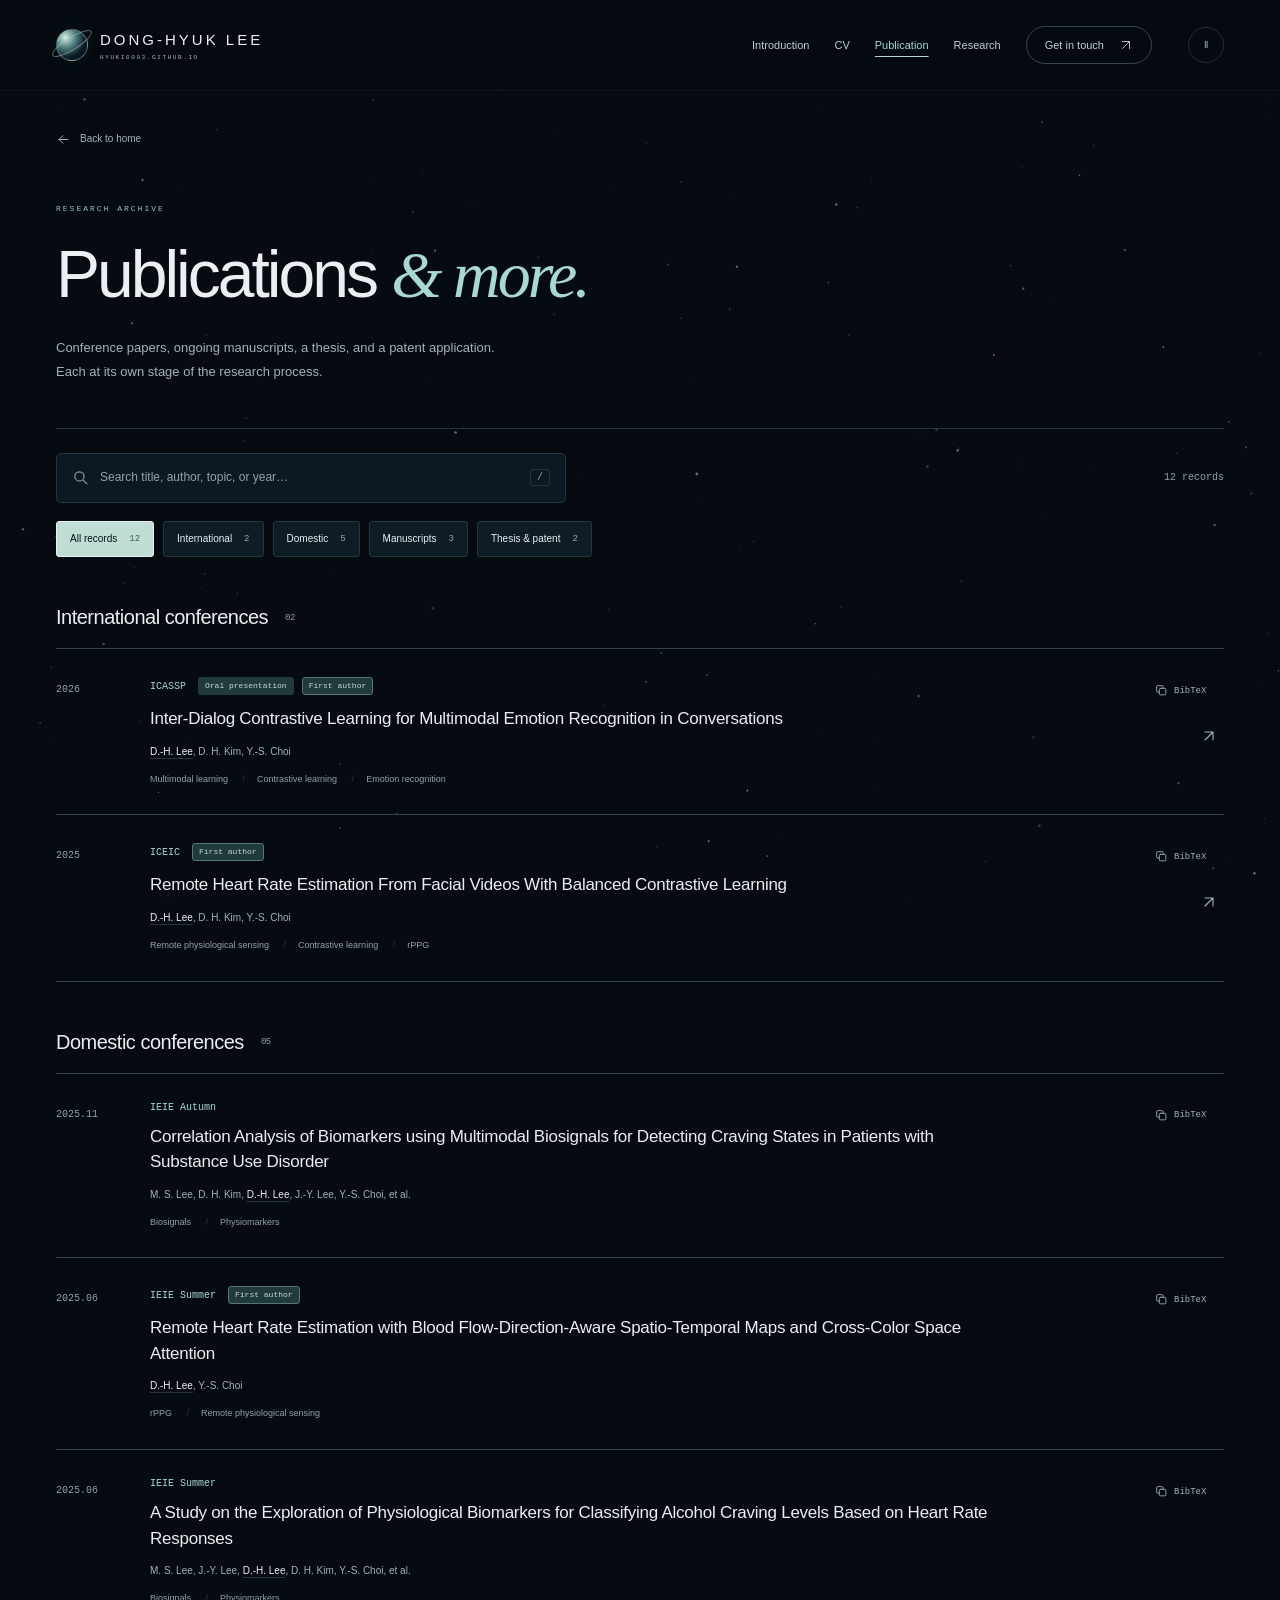
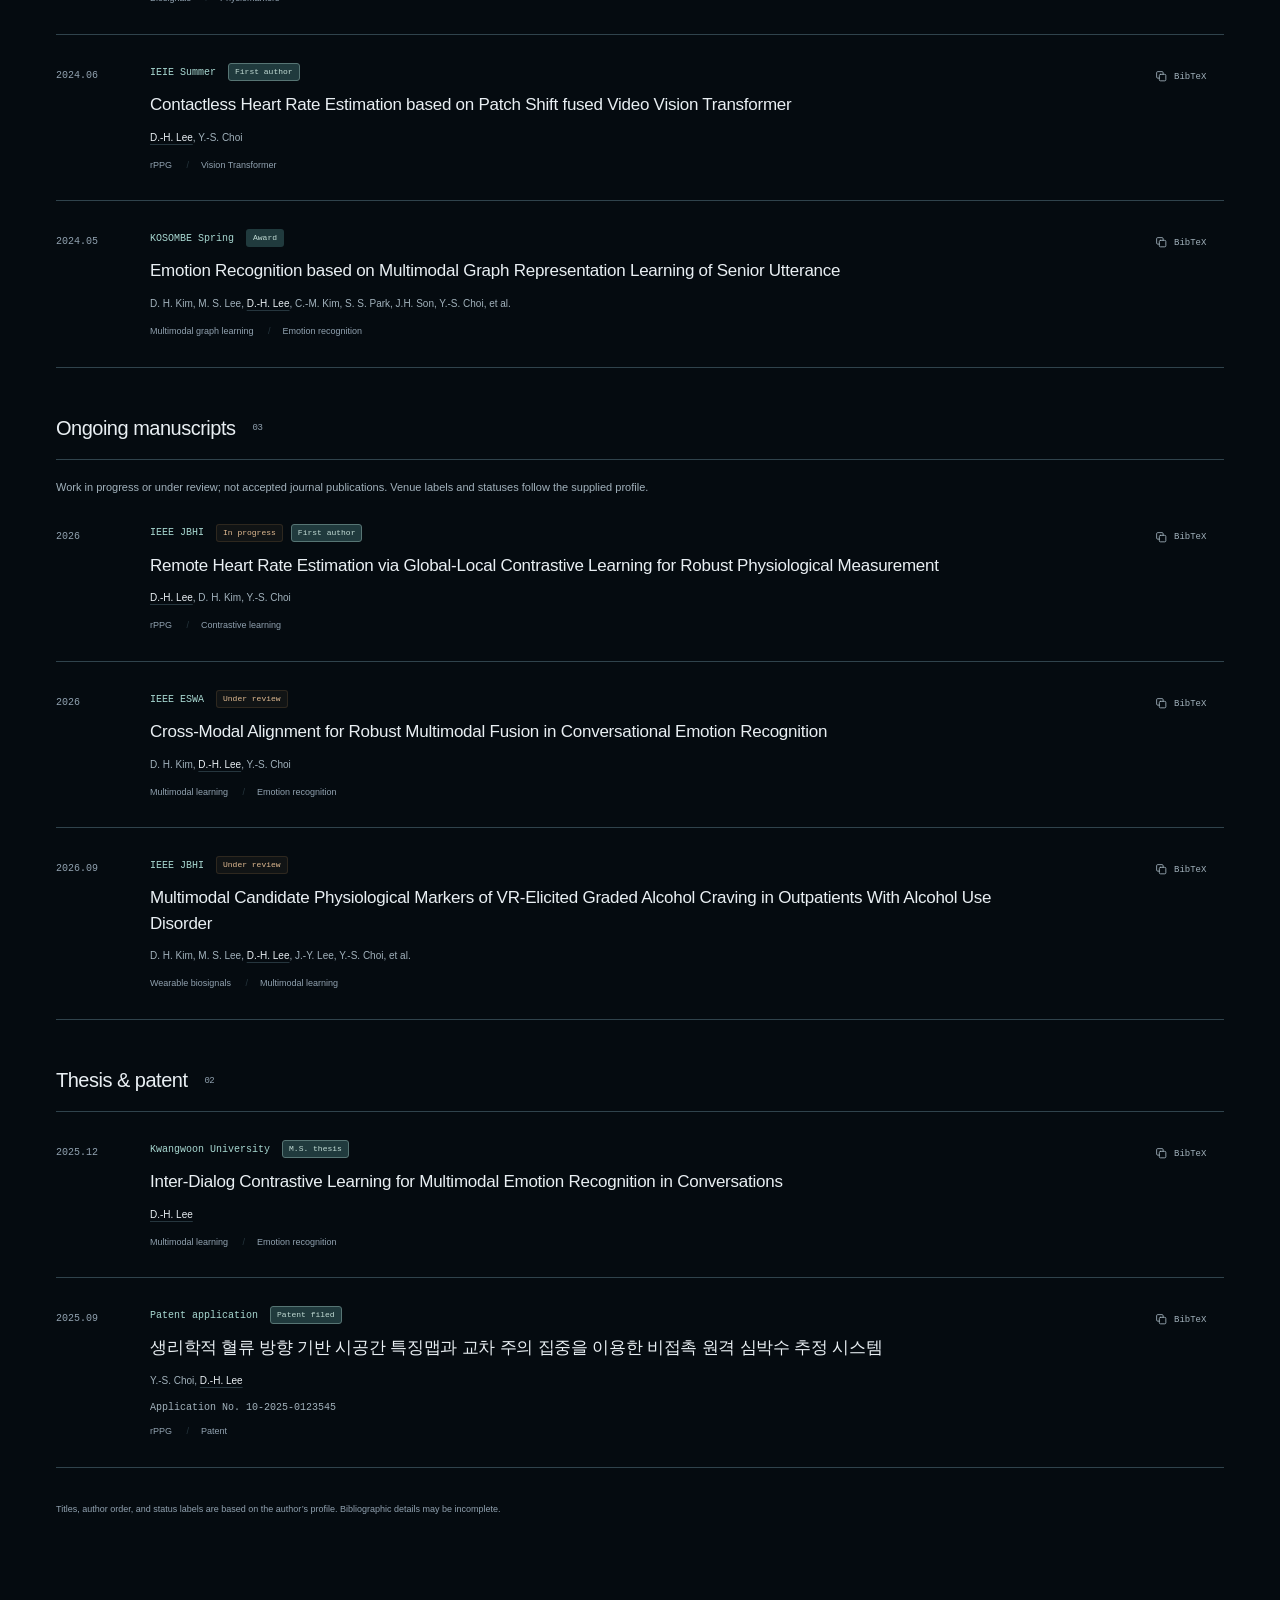
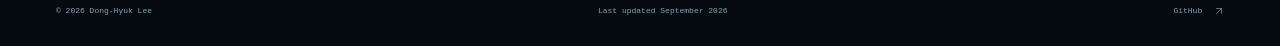
<file: publications.html>
<!doctype html>
<html lang="en" data-theme="light">
<head>
  <meta charset="utf-8">
  <meta name="viewport" content="width=device-width, initial-scale=1">
  <meta name="color-scheme" content="light dark">
  <title>Publications — Dong-Hyuk Lee</title>
  <meta name="description" content="I explore contrastive learning and multimodal foundation models, seeking shared representations that transfer across modalities, tasks, and domains.">
  <meta name="author" content="Dong-Hyuk Lee">
  <meta name="theme-color" content="#050b10">
  <meta property="og:type" content="website">
  <meta property="og:title" content="Publications — Dong-Hyuk Lee">
  <meta property="og:description" content="I explore contrastive learning and multimodal foundation models, seeking shared representations that transfer across modalities, tasks, and domains.">
  <meta property="og:url" content="https://hyuki0003.github.io/publications.html">
  <meta name="twitter:card" content="summary">
  <link rel="canonical" href="https://hyuki0003.github.io/publications.html">
  <link rel="icon" type="image/svg+xml" href="assets/favicon.svg">
  <script>document.documentElement.classList.add('js');try{var t=localStorage.getItem('dh-profile-theme');if(t==='dark'||t==='light')document.documentElement.dataset.theme=t}catch(e){}</script>
  <link rel="stylesheet" href="assets/styles.css">
  <script type="application/ld+json">{"@context": "https://schema.org", "@type": "Person", "name": "Dong-Hyuk Lee", "url": "https://hyuki0003.github.io", "jobTitle": "AI Researcher", "sameAs": ["https://github.com/hyuki0003", "https://www.linkedin.com/in/dong-hyuk-lee-8542971b0/", "https://www.notion.so/81ff1f23dd8441ba82bb77d9165426b7?source=copy_link", "https://www.instagram.com/hyuk_i2/"]}</script>
  <script src="assets/citations.js?v=7c8f290460" defer></script>
  <script src="assets/site.js" defer></script>
<link rel="stylesheet" href="assets/universe.css?v=fa5733d800">
<script src="assets/universe.js?v=291f8d27ce" defer></script>
<script>document.documentElement.dataset.theme="dark"</script>
</head>
<body id="top" class="universe-site">
<a class="skip-link" href="#main">Skip to content</a>
    <header class="site-header"><div class="container header-inner">
      <a class="brand" href="index.html" aria-label="Dong-Hyuk Lee — home"><span class="monogram">dh<span>.</span></span><span class="brand-name">Dong-Hyuk Lee<span>HYUKI0003.GITHUB.IO</span></span></a>
      <nav id="site-nav" class="site-nav" aria-label="Main navigation">
        <a href="introduction.html">Introduction</a><a href="cv.html">CV</a><a href="publications.html" aria-current="page">Publication</a><a href="research.html">Research</a>
        <a class="nav-contact" href="contact.html">Get in touch <svg class="icon " viewBox="0 0 24 24" fill="none" stroke="currentColor" stroke-width="1.6" stroke-linecap="round" stroke-linejoin="round" aria-hidden="true"><path d="M6 18 18 6M6 6h12v12"/></svg></a>
      </nav>
      <div class="header-controls"><button class="space-motion" type="button" aria-label="Pause space motion" aria-pressed="false" hidden>Ⅱ</button><button class="icon-button theme-toggle js-only" type="button" aria-label="Switch to dark theme" title="Switch theme"><svg class="icon moon-icon" viewBox="0 0 24 24" fill="none" stroke="currentColor" stroke-width="1.6" stroke-linecap="round" stroke-linejoin="round" aria-hidden="true"><path d="M20.4 14.3A8.5 8.5 0 0 1 9.7 3.6a8.5 8.5 0 1 0 10.7 10.7Z"/></svg><svg class="icon sun-icon" viewBox="0 0 24 24" fill="none" stroke="currentColor" stroke-width="1.6" stroke-linecap="round" stroke-linejoin="round" aria-hidden="true"><circle cx="12" cy="12" r="4"/><path d="M12 2v2m0 16v2M2 12h2m16 0h2M5 5l1.4 1.4m11.2 11.2L19 19M5 19l1.4-1.4M17.6 6.4 19 5"/></svg></button>
      <button class="icon-button menu-toggle js-only" type="button" aria-label="Open navigation" aria-controls="site-nav" aria-expanded="false"><svg class="icon menu-icon" viewBox="0 0 24 24" fill="none" stroke="currentColor" stroke-width="1.6" stroke-linecap="round" stroke-linejoin="round" aria-hidden="true"><path d="M4 7h16M4 12h16M4 17h16"/></svg><svg class="icon close-icon" viewBox="0 0 24 24" fill="none" stroke="currentColor" stroke-width="1.6" stroke-linecap="round" stroke-linejoin="round" aria-hidden="true"><path d="m6 6 12 12M6 18 18 6"/></svg></button></div>
    </div></header>
<main id="main" class="container publications-main"><section class="archive-hero"><a class="breadcrumb" href="index.html"><svg class="icon " viewBox="0 0 24 24" fill="none" stroke="currentColor" stroke-width="1.6" stroke-linecap="round" stroke-linejoin="round" aria-hidden="true"><path d="M19 12H5m6-6-6 6 6 6"/></svg> Back to home</a><p class="eyebrow section-index">RESEARCH ARCHIVE</p><h1>Publications <em>&amp; more.</em></h1><p>Conference papers, ongoing manuscripts, a thesis, and a patent application.<br>Each at its own stage of the research process.</p></section><div class="archive-controls js-only"><div class="archive-toolbar"><label class="search-box" for="publication-search"><span class="sr-only">Search publications</span><svg class="icon " viewBox="0 0 24 24" fill="none" stroke="currentColor" stroke-width="1.6" stroke-linecap="round" stroke-linejoin="round" aria-hidden="true"><circle cx="10.5" cy="10.5" r="6.5"/><path d="m16 16 5 5"/></svg><input id="publication-search" type="search" placeholder="Search title, author, topic, or year…" autocomplete="off"><span class="search-key" aria-hidden="true">/</span></label><p class="result-count" id="result-count" role="status" aria-live="polite">12 records</p></div><div class="filter-bar" role="group" aria-label="Filter publications"><button type="button" class="filter-pill" data-filter="all" aria-pressed="true">All records<span>12</span></button><button type="button" class="filter-pill" data-filter="international" aria-pressed="false">International<span>2</span></button><button type="button" class="filter-pill" data-filter="domestic" aria-pressed="false">Domestic<span>5</span></button><button type="button" class="filter-pill" data-filter="manuscript" aria-pressed="false">Manuscripts<span>3</span></button><button type="button" class="filter-pill" data-filter="other" aria-pressed="false">Thesis & patent<span>2</span></button></div></div><div class="publication-groups"><section class="record-group" data-group="international" aria-labelledby="group-international"><h2 id="group-international" class="group-heading">International conferences<span>02</span></h2><article class="publication-record" id="inter-dialog" data-category="international" data-search="inter-dialog contrastive learning for multimodal emotion recognition in conversations icassp 2026 d.-h. lee d. h. kim y.-s. choi multimodal learning contrastive learning emotion recognition conference paper"><div class="record-year">2026</div><div class="record-main"><div class="record-meta"><span class="record-venue">ICASSP</span><span class="badge accent">Oral presentation</span><span class="badge neutral">First author</span></div><h3><a href="projects/inter-dialog.html">Inter-Dialog Contrastive Learning for Multimodal Emotion Recognition in Conversations</a></h3><p class="authors"><strong>D.-H. Lee</strong>, D. H. Kim, Y.-S. Choi</p><div class="record-tags"><span>Multimodal learning</span><span>Contrastive learning</span><span>Emotion recognition</span></div></div><div class="record-actions"><button type="button" class="cite-button js-only" data-cite="inter-dialog" aria-label="View BibTeX citation for Inter-Dialog Contrastive Learning for Multimodal Emotion Recognition in Conversations"><svg class="icon " viewBox="0 0 24 24" fill="none" stroke="currentColor" stroke-width="1.6" stroke-linecap="round" stroke-linejoin="round" aria-hidden="true"><rect x="8" y="8" width="12" height="12" rx="2"/><path d="M15 8V5a2 2 0 0 0-2-2H5a2 2 0 0 0-2 2v8a2 2 0 0 0 2 2h3"/></svg><span>BibTeX</span></button><a class="record-detail" href="projects/inter-dialog.html" aria-label="Details for Inter-Dialog Contrastive Learning for Multimodal Emotion Recognition in Conversations"><svg class="icon " viewBox="0 0 24 24" fill="none" stroke="currentColor" stroke-width="1.6" stroke-linecap="round" stroke-linejoin="round" aria-hidden="true"><path d="M6 18 18 6M6 6h12v12"/></svg></a></div></article><article class="publication-record" id="balanced-rppg" data-category="international" data-search="remote heart rate estimation from facial videos with balanced contrastive learning iceic 2025 d.-h. lee d. h. kim y.-s. choi remote physiological sensing contrastive learning rppg conference paper"><div class="record-year">2025</div><div class="record-main"><div class="record-meta"><span class="record-venue">ICEIC</span><span class="badge neutral">First author</span></div><h3><a href="projects/balanced-rppg.html">Remote Heart Rate Estimation From Facial Videos With Balanced Contrastive Learning</a></h3><p class="authors"><strong>D.-H. Lee</strong>, D. H. Kim, Y.-S. Choi</p><div class="record-tags"><span>Remote physiological sensing</span><span>Contrastive learning</span><span>rPPG</span></div></div><div class="record-actions"><button type="button" class="cite-button js-only" data-cite="balanced-rppg" aria-label="View BibTeX citation for Remote Heart Rate Estimation From Facial Videos With Balanced Contrastive Learning"><svg class="icon " viewBox="0 0 24 24" fill="none" stroke="currentColor" stroke-width="1.6" stroke-linecap="round" stroke-linejoin="round" aria-hidden="true"><rect x="8" y="8" width="12" height="12" rx="2"/><path d="M15 8V5a2 2 0 0 0-2-2H5a2 2 0 0 0-2 2v8a2 2 0 0 0 2 2h3"/></svg><span>BibTeX</span></button><a class="record-detail" href="projects/balanced-rppg.html" aria-label="Details for Remote Heart Rate Estimation From Facial Videos With Balanced Contrastive Learning"><svg class="icon " viewBox="0 0 24 24" fill="none" stroke="currentColor" stroke-width="1.6" stroke-linecap="round" stroke-linejoin="round" aria-hidden="true"><path d="M6 18 18 6M6 6h12v12"/></svg></a></div></article></section><section class="record-group" data-group="domestic" aria-labelledby="group-domestic"><h2 id="group-domestic" class="group-heading">Domestic conferences<span>05</span></h2><article class="publication-record" id="biomarker-correlation" data-category="domestic" data-search="correlation analysis of biomarkers using multimodal biosignals for detecting craving states in patients with substance use disorder ieie autumn 2025 m. s. lee d. h. kim d.-h. lee j.-y. lee y.-s. choi et al. biosignals physiomarkers conference paper"><div class="record-year">2025.11</div><div class="record-main"><div class="record-meta"><span class="record-venue">IEIE Autumn</span></div><h3>Correlation Analysis of Biomarkers using Multimodal Biosignals for Detecting Craving States in Patients with Substance Use Disorder</h3><p class="authors">M. S. Lee, D. H. Kim, <strong>D.-H. Lee</strong>, J.-Y. Lee, Y.-S. Choi, et al.</p><div class="record-tags"><span>Biosignals</span><span>Physiomarkers</span></div></div><div class="record-actions"><button type="button" class="cite-button js-only" data-cite="biomarker-correlation" aria-label="View BibTeX citation for Correlation Analysis of Biomarkers using Multimodal Biosignals for Detecting Craving States in Patients with Substance Use Disorder"><svg class="icon " viewBox="0 0 24 24" fill="none" stroke="currentColor" stroke-width="1.6" stroke-linecap="round" stroke-linejoin="round" aria-hidden="true"><rect x="8" y="8" width="12" height="12" rx="2"/><path d="M15 8V5a2 2 0 0 0-2-2H5a2 2 0 0 0-2 2v8a2 2 0 0 0 2 2h3"/></svg><span>BibTeX</span></button></div></article><article class="publication-record" id="blood-flow-rppg" data-category="domestic" data-search="remote heart rate estimation with blood flow-direction-aware spatio-temporal maps and cross-color space attention ieie summer 2025 d.-h. lee y.-s. choi rppg remote physiological sensing conference paper"><div class="record-year">2025.06</div><div class="record-main"><div class="record-meta"><span class="record-venue">IEIE Summer</span><span class="badge neutral">First author</span></div><h3>Remote Heart Rate Estimation with Blood Flow-Direction-Aware Spatio-Temporal Maps and Cross-Color Space Attention</h3><p class="authors"><strong>D.-H. Lee</strong>, Y.-S. Choi</p><div class="record-tags"><span>rPPG</span><span>Remote physiological sensing</span></div></div><div class="record-actions"><button type="button" class="cite-button js-only" data-cite="blood-flow-rppg" aria-label="View BibTeX citation for Remote Heart Rate Estimation with Blood Flow-Direction-Aware Spatio-Temporal Maps and Cross-Color Space Attention"><svg class="icon " viewBox="0 0 24 24" fill="none" stroke="currentColor" stroke-width="1.6" stroke-linecap="round" stroke-linejoin="round" aria-hidden="true"><rect x="8" y="8" width="12" height="12" rx="2"/><path d="M15 8V5a2 2 0 0 0-2-2H5a2 2 0 0 0-2 2v8a2 2 0 0 0 2 2h3"/></svg><span>BibTeX</span></button></div></article><article class="publication-record" id="craving-heart-rate" data-category="domestic" data-search="a study on the exploration of physiological biomarkers for classifying alcohol craving levels based on heart rate responses ieie summer 2025 m. s. lee j.-y. lee d.-h. lee d. h. kim y.-s. choi et al. biosignals physiomarkers conference paper"><div class="record-year">2025.06</div><div class="record-main"><div class="record-meta"><span class="record-venue">IEIE Summer</span></div><h3>A Study on the Exploration of Physiological Biomarkers for Classifying Alcohol Craving Levels Based on Heart Rate Responses</h3><p class="authors">M. S. Lee, J.-Y. Lee, <strong>D.-H. Lee</strong>, D. H. Kim, Y.-S. Choi, et al.</p><div class="record-tags"><span>Biosignals</span><span>Physiomarkers</span></div></div><div class="record-actions"><button type="button" class="cite-button js-only" data-cite="craving-heart-rate" aria-label="View BibTeX citation for A Study on the Exploration of Physiological Biomarkers for Classifying Alcohol Craving Levels Based on Heart Rate Responses"><svg class="icon " viewBox="0 0 24 24" fill="none" stroke="currentColor" stroke-width="1.6" stroke-linecap="round" stroke-linejoin="round" aria-hidden="true"><rect x="8" y="8" width="12" height="12" rx="2"/><path d="M15 8V5a2 2 0 0 0-2-2H5a2 2 0 0 0-2 2v8a2 2 0 0 0 2 2h3"/></svg><span>BibTeX</span></button></div></article><article class="publication-record" id="patch-shift" data-category="domestic" data-search="contactless heart rate estimation based on patch shift fused video vision transformer ieie summer 2024 d.-h. lee y.-s. choi rppg vision transformer conference paper"><div class="record-year">2024.06</div><div class="record-main"><div class="record-meta"><span class="record-venue">IEIE Summer</span><span class="badge neutral">First author</span></div><h3>Contactless Heart Rate Estimation based on Patch Shift fused Video Vision Transformer</h3><p class="authors"><strong>D.-H. Lee</strong>, Y.-S. Choi</p><div class="record-tags"><span>rPPG</span><span>Vision Transformer</span></div></div><div class="record-actions"><button type="button" class="cite-button js-only" data-cite="patch-shift" aria-label="View BibTeX citation for Contactless Heart Rate Estimation based on Patch Shift fused Video Vision Transformer"><svg class="icon " viewBox="0 0 24 24" fill="none" stroke="currentColor" stroke-width="1.6" stroke-linecap="round" stroke-linejoin="round" aria-hidden="true"><rect x="8" y="8" width="12" height="12" rx="2"/><path d="M15 8V5a2 2 0 0 0-2-2H5a2 2 0 0 0-2 2v8a2 2 0 0 0 2 2h3"/></svg><span>BibTeX</span></button></div></article><article class="publication-record" id="senior-utterance" data-category="domestic" data-search="emotion recognition based on multimodal graph representation learning of senior utterance kosombe spring 2024 d. h. kim m. s. lee d.-h. lee c.-m. kim s. s. park j.h. son y.-s. choi et al. multimodal graph learning emotion recognition conference paper"><div class="record-year">2024.05</div><div class="record-main"><div class="record-meta"><span class="record-venue">KOSOMBE Spring</span><span class="badge accent">Award</span></div><h3>Emotion Recognition based on Multimodal Graph Representation Learning of Senior Utterance</h3><p class="authors">D. H. Kim, M. S. Lee, <strong>D.-H. Lee</strong>, C.-M. Kim, S. S. Park, J.H. Son, Y.-S. Choi, et al.</p><div class="record-tags"><span>Multimodal graph learning</span><span>Emotion recognition</span></div></div><div class="record-actions"><button type="button" class="cite-button js-only" data-cite="senior-utterance" aria-label="View BibTeX citation for Emotion Recognition based on Multimodal Graph Representation Learning of Senior Utterance"><svg class="icon " viewBox="0 0 24 24" fill="none" stroke="currentColor" stroke-width="1.6" stroke-linecap="round" stroke-linejoin="round" aria-hidden="true"><rect x="8" y="8" width="12" height="12" rx="2"/><path d="M15 8V5a2 2 0 0 0-2-2H5a2 2 0 0 0-2 2v8a2 2 0 0 0 2 2h3"/></svg><span>BibTeX</span></button></div></article></section><section class="record-group" data-group="manuscript" aria-labelledby="group-manuscript"><h2 id="group-manuscript" class="group-heading">Ongoing manuscripts<span>03</span></h2><p class="group-note">Work in progress or under review; not accepted journal publications. Venue labels and statuses follow the supplied profile.</p><article class="publication-record" id="global-local" data-category="manuscript" data-search="remote heart rate estimation via global-local contrastive learning for robust physiological measurement ieee jbhi 2026 d.-h. lee d. h. kim y.-s. choi rppg contrastive learning in progress"><div class="record-year">2026</div><div class="record-main"><div class="record-meta"><span class="record-venue">IEEE JBHI</span><span class="badge pending">In progress</span><span class="badge neutral">First author</span></div><h3>Remote Heart Rate Estimation via Global-Local Contrastive Learning for Robust Physiological Measurement</h3><p class="authors"><strong>D.-H. Lee</strong>, D. H. Kim, Y.-S. Choi</p><div class="record-tags"><span>rPPG</span><span>Contrastive learning</span></div></div><div class="record-actions"><button type="button" class="cite-button js-only" data-cite="global-local" aria-label="View BibTeX citation for Remote Heart Rate Estimation via Global-Local Contrastive Learning for Robust Physiological Measurement"><svg class="icon " viewBox="0 0 24 24" fill="none" stroke="currentColor" stroke-width="1.6" stroke-linecap="round" stroke-linejoin="round" aria-hidden="true"><rect x="8" y="8" width="12" height="12" rx="2"/><path d="M15 8V5a2 2 0 0 0-2-2H5a2 2 0 0 0-2 2v8a2 2 0 0 0 2 2h3"/></svg><span>BibTeX</span></button></div></article><article class="publication-record" id="cross-modal" data-category="manuscript" data-search="cross-modal alignment for robust multimodal fusion in conversational emotion recognition ieee eswa 2026 d. h. kim d.-h. lee y.-s. choi multimodal learning emotion recognition under review"><div class="record-year">2026</div><div class="record-main"><div class="record-meta"><span class="record-venue">IEEE ESWA</span><span class="badge pending">Under review</span></div><h3>Cross-Modal Alignment for Robust Multimodal Fusion in Conversational Emotion Recognition</h3><p class="authors">D. H. Kim, <strong>D.-H. Lee</strong>, Y.-S. Choi</p><div class="record-tags"><span>Multimodal learning</span><span>Emotion recognition</span></div></div><div class="record-actions"><button type="button" class="cite-button js-only" data-cite="cross-modal" aria-label="View BibTeX citation for Cross-Modal Alignment for Robust Multimodal Fusion in Conversational Emotion Recognition"><svg class="icon " viewBox="0 0 24 24" fill="none" stroke="currentColor" stroke-width="1.6" stroke-linecap="round" stroke-linejoin="round" aria-hidden="true"><rect x="8" y="8" width="12" height="12" rx="2"/><path d="M15 8V5a2 2 0 0 0-2-2H5a2 2 0 0 0-2 2v8a2 2 0 0 0 2 2h3"/></svg><span>BibTeX</span></button></div></article><article class="publication-record" id="wearable-physiomarkers" data-category="manuscript" data-search="multimodal candidate physiological markers of vr-elicited graded alcohol craving in outpatients with alcohol use disorder ieee jbhi 2026 d. h. kim m. s. lee d.-h. lee j.-y. lee y.-s. choi et al. wearable biosignals multimodal learning under review"><div class="record-year">2026.09</div><div class="record-main"><div class="record-meta"><span class="record-venue">IEEE JBHI</span><span class="badge pending">Under review</span></div><h3>Multimodal Candidate Physiological Markers of VR-Elicited Graded Alcohol Craving in Outpatients With Alcohol Use Disorder</h3><p class="authors">D. H. Kim, M. S. Lee, <strong>D.-H. Lee</strong>, J.-Y. Lee, Y.-S. Choi, et al.</p><div class="record-tags"><span>Wearable biosignals</span><span>Multimodal learning</span></div></div><div class="record-actions"><button type="button" class="cite-button js-only" data-cite="wearable-physiomarkers" aria-label="View BibTeX citation for Multimodal Candidate Physiological Markers of VR-Elicited Graded Alcohol Craving in Outpatients With Alcohol Use Disorder"><svg class="icon " viewBox="0 0 24 24" fill="none" stroke="currentColor" stroke-width="1.6" stroke-linecap="round" stroke-linejoin="round" aria-hidden="true"><rect x="8" y="8" width="12" height="12" rx="2"/><path d="M15 8V5a2 2 0 0 0-2-2H5a2 2 0 0 0-2 2v8a2 2 0 0 0 2 2h3"/></svg><span>BibTeX</span></button></div></article></section><section class="record-group" data-group="other" aria-labelledby="group-other"><h2 id="group-other" class="group-heading">Thesis & patent<span>02</span></h2><article class="publication-record" id="masters-thesis" data-category="other" data-search="inter-dialog contrastive learning for multimodal emotion recognition in conversations kwangwoon university 2025 d.-h. lee multimodal learning emotion recognition m.s. thesis"><div class="record-year">2025.12</div><div class="record-main"><div class="record-meta"><span class="record-venue">Kwangwoon University</span><span class="badge neutral">M.S. thesis</span></div><h3>Inter-Dialog Contrastive Learning for Multimodal Emotion Recognition in Conversations</h3><p class="authors"><strong>D.-H. Lee</strong></p><div class="record-tags"><span>Multimodal learning</span><span>Emotion recognition</span></div></div><div class="record-actions"><button type="button" class="cite-button js-only" data-cite="masters-thesis" aria-label="View BibTeX citation for Inter-Dialog Contrastive Learning for Multimodal Emotion Recognition in Conversations"><svg class="icon " viewBox="0 0 24 24" fill="none" stroke="currentColor" stroke-width="1.6" stroke-linecap="round" stroke-linejoin="round" aria-hidden="true"><rect x="8" y="8" width="12" height="12" rx="2"/><path d="M15 8V5a2 2 0 0 0-2-2H5a2 2 0 0 0-2 2v8a2 2 0 0 0 2 2h3"/></svg><span>BibTeX</span></button></div></article><article class="publication-record" id="rppg-patent" data-category="other" data-search="생리학적 혈류 방향 기반 시공간 특징맵과 교차 주의 집중을 이용한 비접촉 원격 심박수 추정 시스템 patent application 2025 y.-s. choi d.-h. lee rppg patent patent filed"><div class="record-year">2025.09</div><div class="record-main"><div class="record-meta"><span class="record-venue">Patent application</span><span class="badge neutral">Patent filed</span></div><h3>생리학적 혈류 방향 기반 시공간 특징맵과 교차 주의 집중을 이용한 비접촉 원격 심박수 추정 시스템</h3><p class="authors">Y.-S. Choi, <strong>D.-H. Lee</strong></p><p class="patent-number">Application No. 10-2025-0123545</p><div class="record-tags"><span>rPPG</span><span>Patent</span></div></div><div class="record-actions"><button type="button" class="cite-button js-only" data-cite="rppg-patent" aria-label="View BibTeX citation for 생리학적 혈류 방향 기반 시공간 특징맵과 교차 주의 집중을 이용한 비접촉 원격 심박수 추정 시스템"><svg class="icon " viewBox="0 0 24 24" fill="none" stroke="currentColor" stroke-width="1.6" stroke-linecap="round" stroke-linejoin="round" aria-hidden="true"><rect x="8" y="8" width="12" height="12" rx="2"/><path d="M15 8V5a2 2 0 0 0-2-2H5a2 2 0 0 0-2 2v8a2 2 0 0 0 2 2h3"/></svg><span>BibTeX</span></button></div></article></section></div><div id="no-results" class="no-results" hidden><svg class="icon " viewBox="0 0 24 24" fill="none" stroke="currentColor" stroke-width="1.6" stroke-linecap="round" stroke-linejoin="round" aria-hidden="true"><circle cx="10.5" cy="10.5" r="6.5"/><path d="m16 16 5 5"/></svg><h2>No matching records.</h2><p>Try a different title, year, or research topic.</p><button class="button secondary" type="button" id="reset-filters">Clear search &amp; filters</button></div><p class="archive-provenance">Titles, author order, and status labels are based on the author’s profile. Bibliographic details may be incomplete.</p></main>
<footer class="site-footer"><div class="container footer-inner"><span>© 2026 Dong-Hyuk Lee</span><span>Last updated September 2026</span><a href="https://github.com/hyuki0003" target="_blank" rel="noopener noreferrer">GitHub <svg class="icon " viewBox="0 0 24 24" fill="none" stroke="currentColor" stroke-width="1.6" stroke-linecap="round" stroke-linejoin="round" aria-hidden="true"><path d="M6 18 18 6M6 6h12v12"/></svg></a></div></footer>
    <div class="toast" id="toast" role="status" aria-live="polite"></div>
    <dialog id="citation-dialog" aria-labelledby="citation-title"><div class="dialog-heading"><span class="eyebrow">CITATION</span><button type="button" class="icon-button close-dialog" aria-label="Close citation"><svg class="icon " viewBox="0 0 24 24" fill="none" stroke="currentColor" stroke-width="1.6" stroke-linecap="round" stroke-linejoin="round" aria-hidden="true"><path d="m6 6 12 12M6 18 18 6"/></svg></button></div><h2 id="citation-title">BibTeX</h2><p class="citation-note">Basic metadata from the author profile. Volume, pages, and DOI were not provided. Manuscripts are not presented as accepted publications.</p><pre id="citation-code" tabindex="0"></pre><button type="button" class="button primary" id="copy-citation"><svg class="icon " viewBox="0 0 24 24" fill="none" stroke="currentColor" stroke-width="1.6" stroke-linecap="round" stroke-linejoin="round" aria-hidden="true"><rect x="8" y="8" width="12" height="12" rx="2"/><path d="M15 8V5a2 2 0 0 0-2-2H5a2 2 0 0 0-2 2v8a2 2 0 0 0 2 2h3"/></svg> Copy BibTeX</button></dialog>
</body>
</html>
</file>
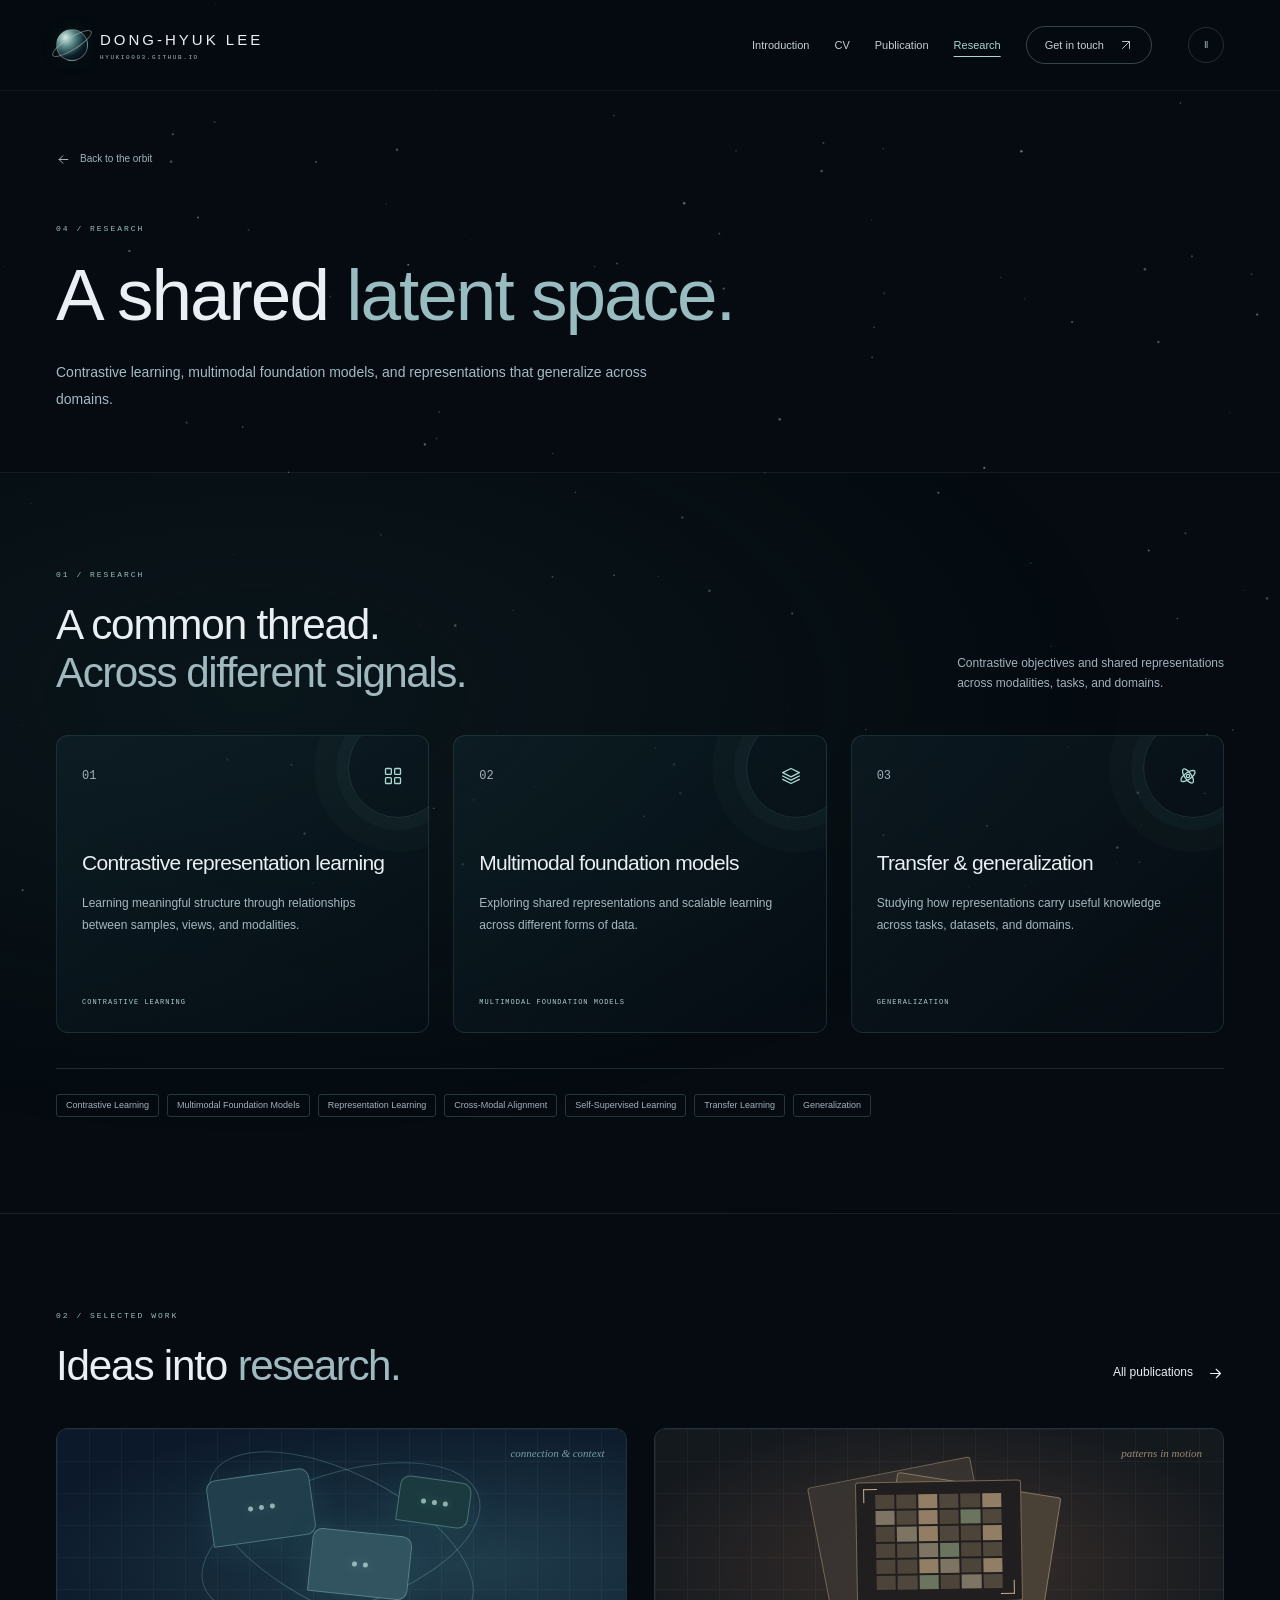
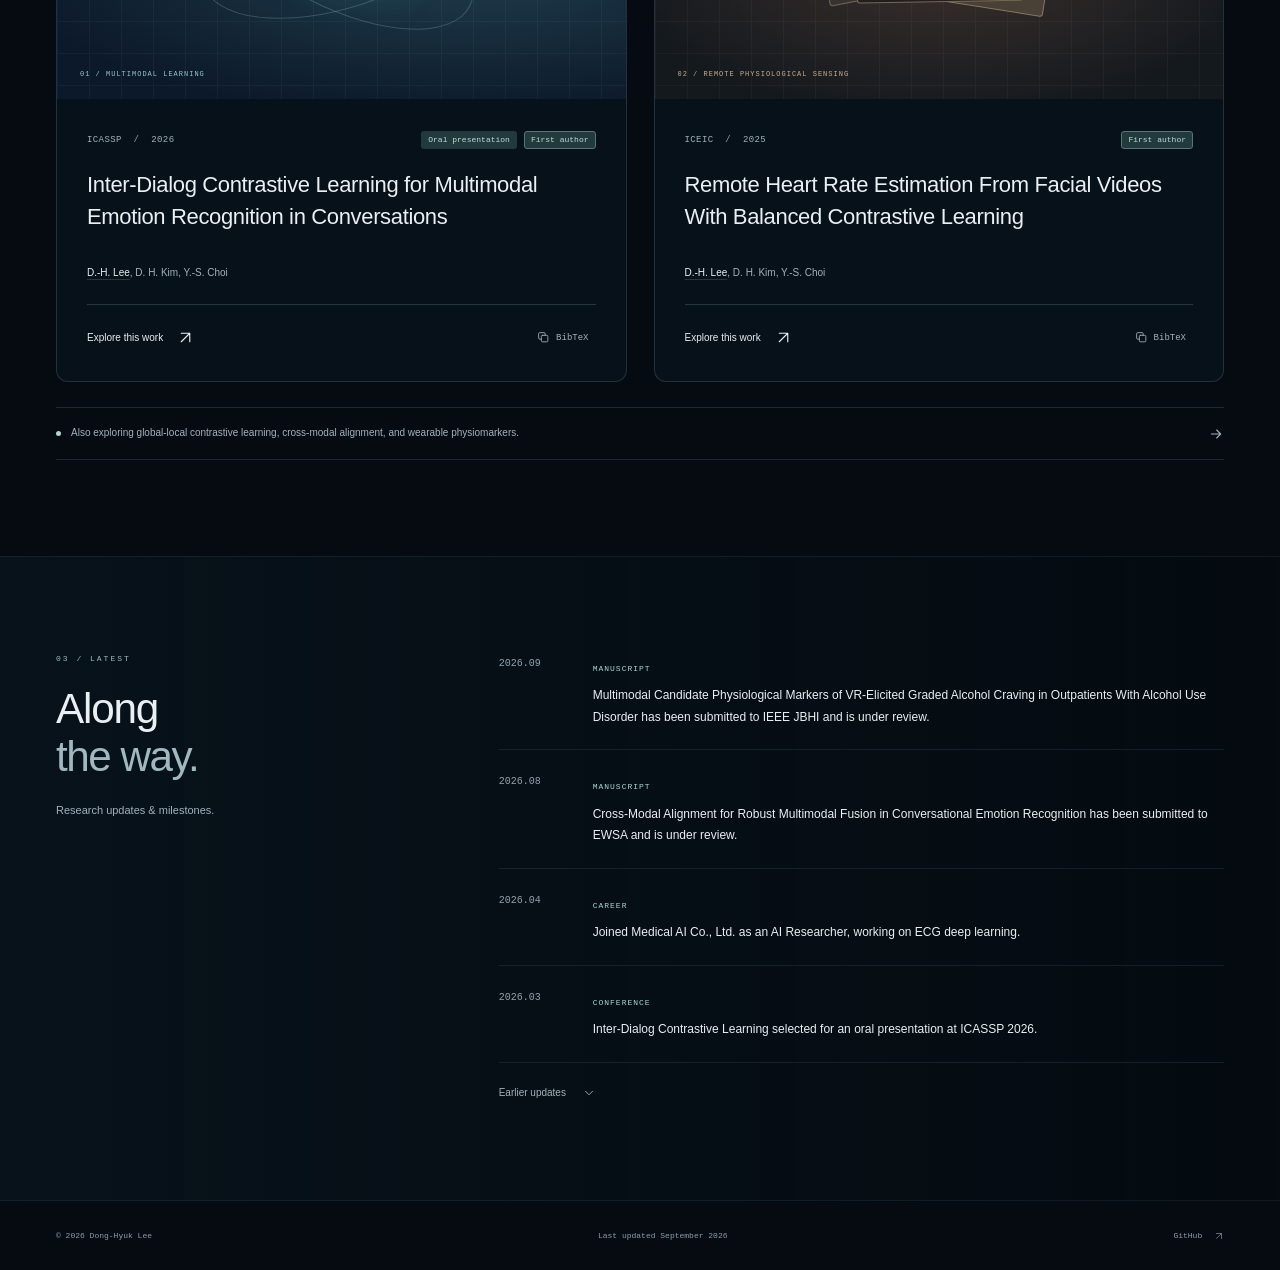
<file: research.html>
<!doctype html>
<html lang="en" data-theme="light">
<head>
  <meta charset="utf-8">
  <meta name="viewport" content="width=device-width, initial-scale=1">
  <meta name="color-scheme" content="light dark">
  <title>Research — Dong-Hyuk Lee</title>
  <meta name="description" content="I explore contrastive learning and multimodal foundation models, seeking shared representations that transfer across modalities, tasks, and domains.">
  <meta name="author" content="Dong-Hyuk Lee">
  <meta name="theme-color" content="#050b10">
  <meta property="og:type" content="website">
  <meta property="og:title" content="Research — Dong-Hyuk Lee">
  <meta property="og:description" content="I explore contrastive learning and multimodal foundation models, seeking shared representations that transfer across modalities, tasks, and domains.">
  <meta property="og:url" content="https://hyuki0003.github.io/research.html">
  <meta name="twitter:card" content="summary">
  <link rel="canonical" href="https://hyuki0003.github.io/research.html">
  <link rel="icon" type="image/svg+xml" href="assets/favicon.svg">
  <script>document.documentElement.classList.add('js');try{var t=localStorage.getItem('dh-profile-theme');if(t==='dark'||t==='light')document.documentElement.dataset.theme=t}catch(e){}</script>
  <link rel="stylesheet" href="assets/styles.css">
  <script type="application/ld+json">{"@context": "https://schema.org", "@type": "Person", "name": "Dong-Hyuk Lee", "url": "https://hyuki0003.github.io", "jobTitle": "AI Researcher", "sameAs": ["https://github.com/hyuki0003", "https://www.linkedin.com/in/dong-hyuk-lee-8542971b0/", "https://www.notion.so/81ff1f23dd8441ba82bb77d9165426b7?source=copy_link", "https://www.instagram.com/hyuk_i2/"]}</script>
  <script src="assets/citations.js?v=7c8f290460" defer></script>
  <script src="assets/site.js" defer></script>
<link rel="stylesheet" href="assets/universe.css?v=fa5733d800">
<script src="assets/universe.js?v=291f8d27ce" defer></script>
<script>document.documentElement.dataset.theme="dark"</script>
</head>
<body id="top" class="universe-site">
<a class="skip-link" href="#main">Skip to content</a>
    <header class="site-header"><div class="container header-inner">
      <a class="brand" href="index.html" aria-label="Dong-Hyuk Lee — home"><span class="monogram">dh<span>.</span></span><span class="brand-name">Dong-Hyuk Lee<span>HYUKI0003.GITHUB.IO</span></span></a>
      <nav id="site-nav" class="site-nav" aria-label="Main navigation">
        <a href="introduction.html">Introduction</a><a href="cv.html">CV</a><a href="publications.html">Publication</a><a href="research.html" aria-current="page">Research</a>
        <a class="nav-contact" href="contact.html">Get in touch <svg class="icon " viewBox="0 0 24 24" fill="none" stroke="currentColor" stroke-width="1.6" stroke-linecap="round" stroke-linejoin="round" aria-hidden="true"><path d="M6 18 18 6M6 6h12v12"/></svg></a>
      </nav>
      <div class="header-controls"><button class="space-motion" type="button" aria-label="Pause space motion" aria-pressed="false" hidden>Ⅱ</button><button class="icon-button theme-toggle js-only" type="button" aria-label="Switch to dark theme" title="Switch theme"><svg class="icon moon-icon" viewBox="0 0 24 24" fill="none" stroke="currentColor" stroke-width="1.6" stroke-linecap="round" stroke-linejoin="round" aria-hidden="true"><path d="M20.4 14.3A8.5 8.5 0 0 1 9.7 3.6a8.5 8.5 0 1 0 10.7 10.7Z"/></svg><svg class="icon sun-icon" viewBox="0 0 24 24" fill="none" stroke="currentColor" stroke-width="1.6" stroke-linecap="round" stroke-linejoin="round" aria-hidden="true"><circle cx="12" cy="12" r="4"/><path d="M12 2v2m0 16v2M2 12h2m16 0h2M5 5l1.4 1.4m11.2 11.2L19 19M5 19l1.4-1.4M17.6 6.4 19 5"/></svg></button>
      <button class="icon-button menu-toggle js-only" type="button" aria-label="Open navigation" aria-controls="site-nav" aria-expanded="false"><svg class="icon menu-icon" viewBox="0 0 24 24" fill="none" stroke="currentColor" stroke-width="1.6" stroke-linecap="round" stroke-linejoin="round" aria-hidden="true"><path d="M4 7h16M4 12h16M4 17h16"/></svg><svg class="icon close-icon" viewBox="0 0 24 24" fill="none" stroke="currentColor" stroke-width="1.6" stroke-linecap="round" stroke-linejoin="round" aria-hidden="true"><path d="m6 6 12 12M6 18 18 6"/></svg></button></div>
    </div></header>
<main id="main" class="destination-page"><header class="destination-heading container"><a class="breadcrumb" href="index.html"><svg class="icon " viewBox="0 0 24 24" fill="none" stroke="currentColor" stroke-width="1.6" stroke-linecap="round" stroke-linejoin="round" aria-hidden="true"><path d="M19 12H5m6-6-6 6 6 6"/></svg> Back to the orbit</a><p class="eyebrow section-index">04 / RESEARCH</p><h1>A shared <em>latent space.</em></h1><p class="destination-lead">Contrastive learning, multimodal foundation models, and representations that generalize across domains.</p></header>      <section class="section research-section" id="research" aria-labelledby="research-title"><div class="container"><div class="section-heading"><div><span class="eyebrow section-index">01 / RESEARCH</span><h2 id="research-title">A common thread.<br><em>Across different signals.</em></h2></div><p>Contrastive objectives and shared representations<br class="desktop-break"> across modalities, tasks, and domains.</p></div><div class="research-grid"><article class="research-card"><div class="research-card-top"><span class="small-number">01</span><svg class="icon " viewBox="0 0 24 24" fill="none" stroke="currentColor" stroke-width="1.6" stroke-linecap="round" stroke-linejoin="round" aria-hidden="true"><rect x="3" y="3" width="7" height="7" rx="1"/><rect x="14" y="3" width="7" height="7" rx="1"/><rect x="3" y="14" width="7" height="7" rx="1"/><rect x="14" y="14" width="7" height="7" rx="1"/></svg></div><h3>Contrastive representation learning</h3><p>Learning meaningful structure through relationships between samples, views, and modalities.</p><span class="research-label">CONTRASTIVE LEARNING</span></article><article class="research-card"><div class="research-card-top"><span class="small-number">02</span><svg class="icon " viewBox="0 0 24 24" fill="none" stroke="currentColor" stroke-width="1.6" stroke-linecap="round" stroke-linejoin="round" aria-hidden="true"><path d="m12 3 10 5-10 5L2 8l10-5Zm-10 9 10 5 10-5M2 16l10 5 10-5"/></svg></div><h3>Multimodal foundation models</h3><p>Exploring shared representations and scalable learning across different forms of data.</p><span class="research-label">MULTIMODAL FOUNDATION MODELS</span></article><article class="research-card"><div class="research-card-top"><span class="small-number">03</span><svg class="icon " viewBox="0 0 24 24" fill="none" stroke="currentColor" stroke-width="1.6" stroke-linecap="round" stroke-linejoin="round" aria-hidden="true"><circle cx="12" cy="12" r="2"/><ellipse cx="12" cy="12" rx="10" ry="4" transform="rotate(-35 12 12)"/><ellipse cx="12" cy="12" rx="4" ry="10" transform="rotate(-35 12 12)"/></svg></div><h3>Transfer &amp; generalization</h3><p>Studying how representations carry useful knowledge across tasks, datasets, and domains.</p><span class="research-label">GENERALIZATION</span></article></div><div class="keyword-strip"><span>Contrastive Learning</span><span>Multimodal Foundation Models</span><span>Representation Learning</span><span>Cross-Modal Alignment</span><span>Self-Supervised Learning</span><span>Transfer Learning</span><span>Generalization</span></div></div></section>
      <section class="section selected-section container" id="selected-work" aria-labelledby="work-title"><div class="section-heading"><div><span class="eyebrow section-index">02 / SELECTED WORK</span><h2 id="work-title">Ideas into <em>research.</em></h2></div><a class="text-link" href="publications.html">All publications <svg class="icon " viewBox="0 0 24 24" fill="none" stroke="currentColor" stroke-width="1.6" stroke-linecap="round" stroke-linejoin="round" aria-hidden="true"><path d="M5 12h14m-6-6 6 6-6 6"/></svg></a></div><div class="works-grid"><article class="work-card"><a class="art-link" href="projects/inter-dialog.html" tabindex="-1" aria-hidden="true"><div class="work-art dialog-art " aria-hidden="true">
          <div class="art-grid"></div><div class="art-orbit orbit-one"></div><div class="art-orbit orbit-two"></div>
          <div class="speech speech-one"><i></i><i></i><i></i></div><div class="speech speech-two"><i></i><i></i></div><div class="speech speech-three"><i></i><i></i><i></i></div>
          <span class="art-label">01 / MULTIMODAL LEARNING</span><span class="art-note">connection &amp; context</span>
        </div></a><div class="work-body"><div class="work-meta"><span>ICASSP <span class="meta-divider">/</span> 2026</span><span class="badge accent">Oral presentation</span><span class="badge neutral">First author</span></div><h3><a href="projects/inter-dialog.html">Inter-Dialog Contrastive Learning for Multimodal Emotion Recognition in Conversations</a></h3><p class="authors"><strong>D.-H. Lee</strong>, D. H. Kim, Y.-S. Choi</p><div class="work-actions"><a class="text-link" href="projects/inter-dialog.html">Explore this work <svg class="icon " viewBox="0 0 24 24" fill="none" stroke="currentColor" stroke-width="1.6" stroke-linecap="round" stroke-linejoin="round" aria-hidden="true"><path d="M6 18 18 6M6 6h12v12"/></svg></a><button type="button" class="cite-button js-only" data-cite="inter-dialog" aria-label="View BibTeX citation for Inter-Dialog Contrastive Learning for Multimodal Emotion Recognition in Conversations"><svg class="icon " viewBox="0 0 24 24" fill="none" stroke="currentColor" stroke-width="1.6" stroke-linecap="round" stroke-linejoin="round" aria-hidden="true"><rect x="8" y="8" width="12" height="12" rx="2"/><path d="M15 8V5a2 2 0 0 0-2-2H5a2 2 0 0 0-2 2v8a2 2 0 0 0 2 2h3"/></svg><span>BibTeX</span></button></div></div></article><article class="work-card"><a class="art-link" href="projects/balanced-rppg.html" tabindex="-1" aria-hidden="true"><div class="work-art video-art " aria-hidden="true">
      <div class="art-grid"></div><div class="video-frame frame-back"></div><div class="video-frame frame-mid"></div>
      <div class="video-frame frame-front"><div class="pixel-grid"><i></i><i></i><i></i><i></i><i></i><i></i><i></i><i></i><i></i><i></i><i></i><i></i><i></i><i></i><i></i><i></i><i></i><i></i><i></i><i></i><i></i><i></i><i></i><i></i><i></i><i></i><i></i><i></i><i></i><i></i><i></i><i></i><i></i><i></i><i></i><i></i></div><span class="frame-corner c1"></span><span class="frame-corner c2"></span></div>
      <span class="art-label">02 / REMOTE PHYSIOLOGICAL SENSING</span><span class="art-note">patterns in motion</span>
    </div></a><div class="work-body"><div class="work-meta"><span>ICEIC <span class="meta-divider">/</span> 2025</span><span class="badge neutral">First author</span></div><h3><a href="projects/balanced-rppg.html">Remote Heart Rate Estimation From Facial Videos With Balanced Contrastive Learning</a></h3><p class="authors"><strong>D.-H. Lee</strong>, D. H. Kim, Y.-S. Choi</p><div class="work-actions"><a class="text-link" href="projects/balanced-rppg.html">Explore this work <svg class="icon " viewBox="0 0 24 24" fill="none" stroke="currentColor" stroke-width="1.6" stroke-linecap="round" stroke-linejoin="round" aria-hidden="true"><path d="M6 18 18 6M6 6h12v12"/></svg></a><button type="button" class="cite-button js-only" data-cite="balanced-rppg" aria-label="View BibTeX citation for Remote Heart Rate Estimation From Facial Videos With Balanced Contrastive Learning"><svg class="icon " viewBox="0 0 24 24" fill="none" stroke="currentColor" stroke-width="1.6" stroke-linecap="round" stroke-linejoin="round" aria-hidden="true"><rect x="8" y="8" width="12" height="12" rx="2"/><path d="M15 8V5a2 2 0 0 0-2-2H5a2 2 0 0 0-2 2v8a2 2 0 0 0 2 2h3"/></svg><span>BibTeX</span></button></div></div></article></div><a class="archive-note" href="publications.html#group-manuscript"><span class="archive-dot"></span><span>Also exploring global-local contrastive learning, cross-modal alignment, and wearable physiomarkers.</span><svg class="icon " viewBox="0 0 24 24" fill="none" stroke="currentColor" stroke-width="1.6" stroke-linecap="round" stroke-linejoin="round" aria-hidden="true"><path d="M5 12h14m-6-6 6 6-6 6"/></svg></a></section>
      <section class="section news-section" aria-labelledby="news-title"><div class="container split-section"><div class="section-intro"><span class="eyebrow section-index">03 / LATEST</span><h2 id="news-title">Along<br><em>the way.</em></h2><p>Research updates &amp; milestones.</p></div><div class="news-list-wrap"><ol class="news-list"><li class="news-row"><time datetime="2026-09">2026.09</time><div><span class="news-label">MANUSCRIPT</span><p>Multimodal Candidate Physiological Markers of VR-Elicited Graded Alcohol Craving in Outpatients With Alcohol Use Disorder has been submitted to IEEE JBHI and is under review.</p></div></li><li class="news-row"><time datetime="2026-08">2026.08</time><div><span class="news-label">MANUSCRIPT</span><p>Cross-Modal Alignment for Robust Multimodal Fusion in Conversational Emotion Recognition has been submitted to EWSA and is under review.</p></div></li><li class="news-row"><time datetime="2026-04">2026.04</time><div><span class="news-label">CAREER</span><p>Joined Medical AI Co., Ltd. as an AI Researcher, working on ECG deep learning.</p></div></li><li class="news-row"><time datetime="2026-03">2026.03</time><div><span class="news-label">CONFERENCE</span><p>Inter-Dialog Contrastive Learning selected for an oral presentation at ICASSP 2026.</p></div></li></ol><details class="older-news"><summary>Earlier updates <svg class="icon " viewBox="0 0 24 24" fill="none" stroke="currentColor" stroke-width="1.6" stroke-linecap="round" stroke-linejoin="round" aria-hidden="true"><path d="m6 9 6 6 6-6"/></svg></summary><ol class="news-list"><li class="news-row"><time datetime="2026-02">2026.02</time><div><span class="news-label">EDUCATION</span><p>Graduated from NeuroAI Lab., Kwangwoon University.</p></div></li><li class="news-row"><time datetime="2026-01">2026.01</time><div><span class="news-label">CONFERENCE</span><p>Inter-Dialog Contrastive Learning accepted to ICASSP 2026.</p></div></li><li class="news-row"><time datetime="2025-09">2025.09</time><div><span class="news-label">PATENT</span><p>Patent filed for remote heart rate estimation with blood-flow-direction-aware spatio-temporal maps.</p></div></li><li class="news-row"><time datetime="2024-05">2024.05</time><div><span class="news-label">AWARD</span><p>Received the Best Poster Award at KOSOMBE 2024.</p></div></li><li class="news-row"><time datetime="2024-03">2024.03</time><div><span class="news-label">CAREER</span><p>Joined NeuroAI Lab., Kwangwoon University.</p></div></li></ol></details></div></div></section>
</main>
<footer class="site-footer"><div class="container footer-inner"><span>© 2026 Dong-Hyuk Lee</span><span>Last updated September 2026</span><a href="https://github.com/hyuki0003" target="_blank" rel="noopener noreferrer">GitHub <svg class="icon " viewBox="0 0 24 24" fill="none" stroke="currentColor" stroke-width="1.6" stroke-linecap="round" stroke-linejoin="round" aria-hidden="true"><path d="M6 18 18 6M6 6h12v12"/></svg></a></div></footer>
    <div class="toast" id="toast" role="status" aria-live="polite"></div>
    <dialog id="citation-dialog" aria-labelledby="citation-title"><div class="dialog-heading"><span class="eyebrow">CITATION</span><button type="button" class="icon-button close-dialog" aria-label="Close citation"><svg class="icon " viewBox="0 0 24 24" fill="none" stroke="currentColor" stroke-width="1.6" stroke-linecap="round" stroke-linejoin="round" aria-hidden="true"><path d="m6 6 12 12M6 18 18 6"/></svg></button></div><h2 id="citation-title">BibTeX</h2><p class="citation-note">Basic metadata from the author profile. Volume, pages, and DOI were not provided. Manuscripts are not presented as accepted publications.</p><pre id="citation-code" tabindex="0"></pre><button type="button" class="button primary" id="copy-citation"><svg class="icon " viewBox="0 0 24 24" fill="none" stroke="currentColor" stroke-width="1.6" stroke-linecap="round" stroke-linejoin="round" aria-hidden="true"><rect x="8" y="8" width="12" height="12" rx="2"/><path d="M15 8V5a2 2 0 0 0-2-2H5a2 2 0 0 0-2 2v8a2 2 0 0 0 2 2h3"/></svg> Copy BibTeX</button></dialog>
</body>
</html>
</file>
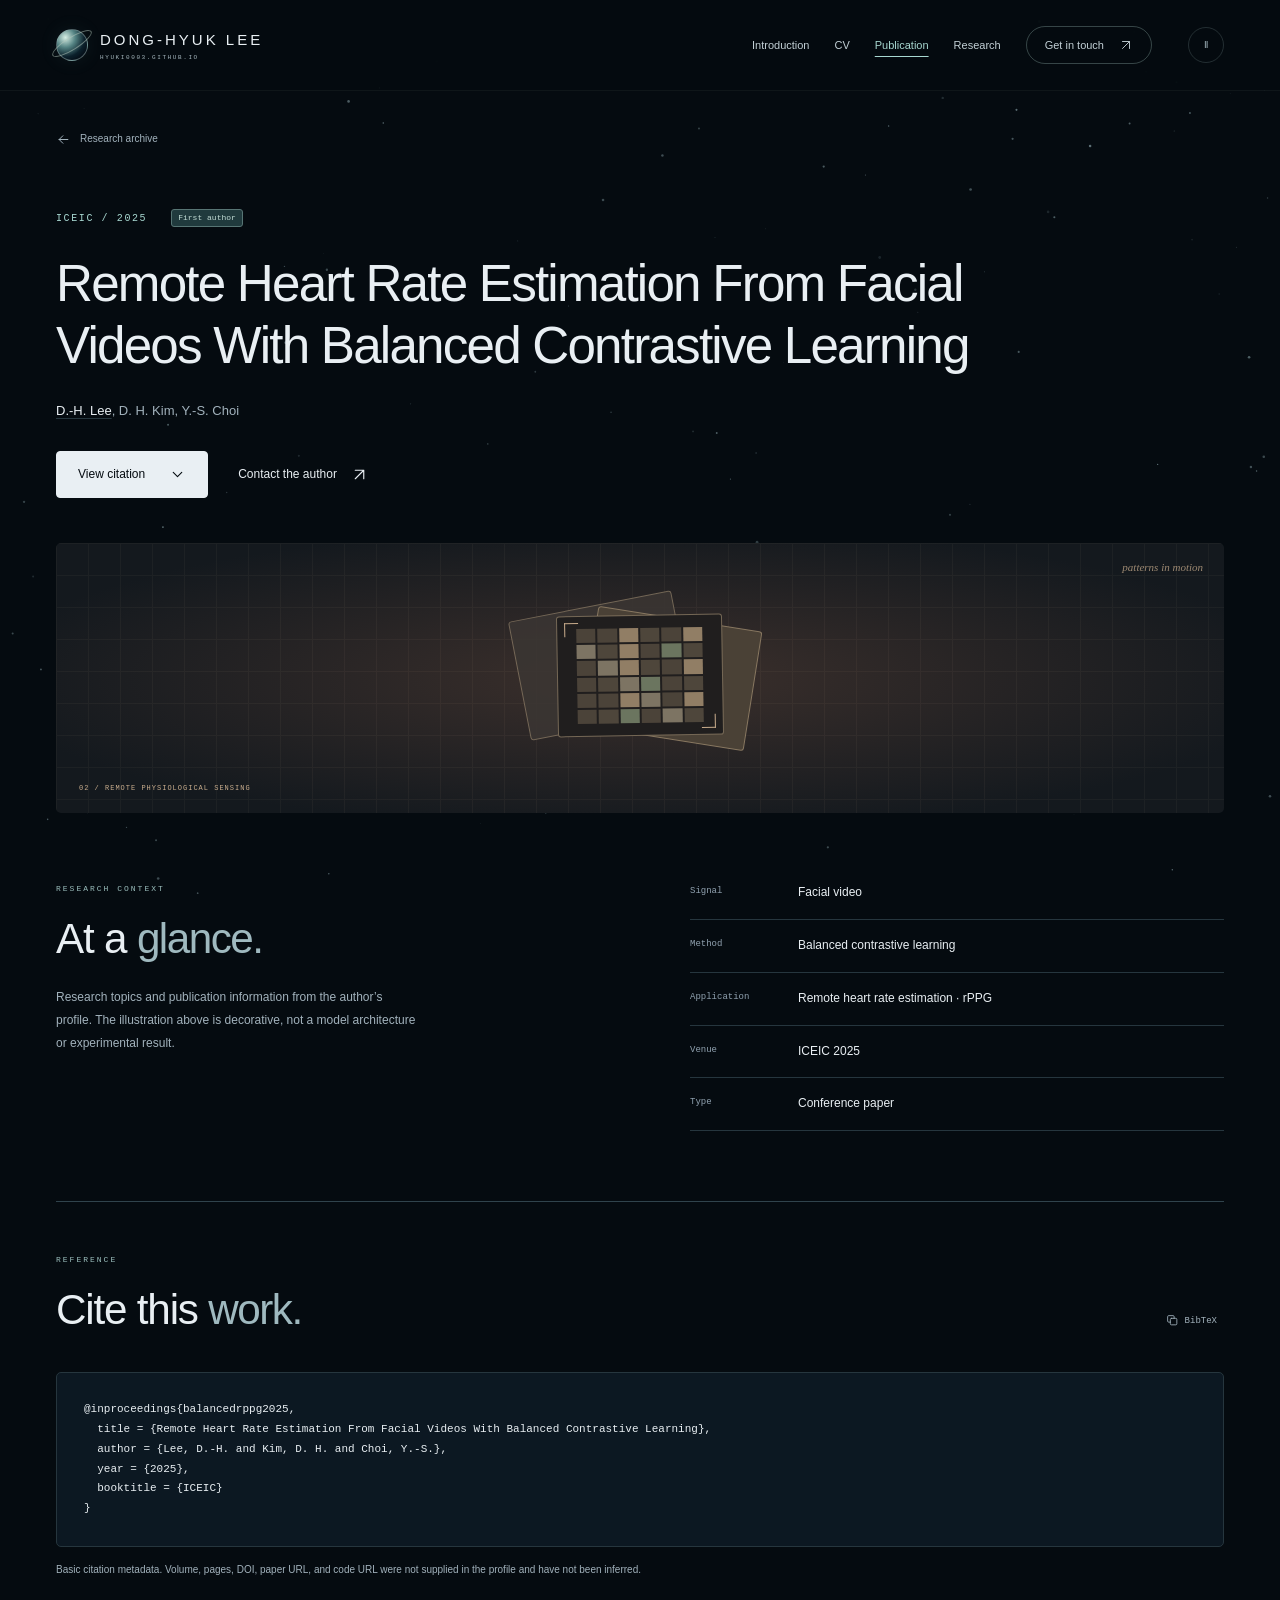
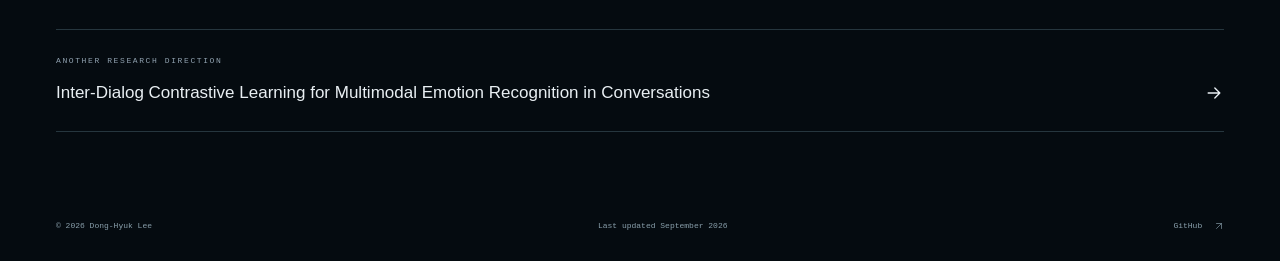
<file: projects/balanced-rppg.html>
<!doctype html>
<html lang="en" data-theme="light">
<head>
  <meta charset="utf-8">
  <meta name="viewport" content="width=device-width, initial-scale=1">
  <meta name="color-scheme" content="light dark">
  <title>Remote Heart Rate Estimation From Facial Videos With Balanced Contrastive Learning — Dong-Hyuk Lee</title>
  <meta name="description" content="I explore contrastive learning and multimodal foundation models, seeking shared representations that transfer across modalities, tasks, and domains.">
  <meta name="author" content="Dong-Hyuk Lee">
  <meta name="theme-color" content="#050b10">
  <meta property="og:type" content="website">
  <meta property="og:title" content="Remote Heart Rate Estimation From Facial Videos With Balanced Contrastive Learning — Dong-Hyuk Lee">
  <meta property="og:description" content="I explore contrastive learning and multimodal foundation models, seeking shared representations that transfer across modalities, tasks, and domains.">
  <meta property="og:url" content="https://hyuki0003.github.io/projects/balanced-rppg.html">
  <meta name="twitter:card" content="summary">
  <link rel="canonical" href="https://hyuki0003.github.io/projects/balanced-rppg.html">
  <link rel="icon" type="image/svg+xml" href="../assets/favicon.svg">
  <script>document.documentElement.classList.add('js');try{var t=localStorage.getItem('dh-profile-theme');if(t==='dark'||t==='light')document.documentElement.dataset.theme=t}catch(e){}</script>
  <link rel="stylesheet" href="../assets/styles.css">
  <script type="application/ld+json">{"@context": "https://schema.org", "@type": "Person", "name": "Dong-Hyuk Lee", "url": "https://hyuki0003.github.io", "jobTitle": "AI Researcher", "sameAs": ["https://github.com/hyuki0003", "https://www.linkedin.com/in/dong-hyuk-lee-8542971b0/", "https://www.notion.so/81ff1f23dd8441ba82bb77d9165426b7?source=copy_link", "https://www.instagram.com/hyuk_i2/"]}</script>
  <script src="../assets/citations.js?v=7c8f290460" defer></script>
  <script src="../assets/site.js" defer></script>
<link rel="stylesheet" href="../assets/universe.css?v=fa5733d800">
<script src="../assets/universe.js?v=291f8d27ce" defer></script>
<script>document.documentElement.dataset.theme="dark"</script>
</head>
<body id="top" class="universe-site">
<a class="skip-link" href="#main">Skip to content</a>
    <header class="site-header"><div class="container header-inner">
      <a class="brand" href="../index.html" aria-label="Dong-Hyuk Lee — home"><span class="monogram">dh<span>.</span></span><span class="brand-name">Dong-Hyuk Lee<span>HYUKI0003.GITHUB.IO</span></span></a>
      <nav id="site-nav" class="site-nav" aria-label="Main navigation">
        <a href="../introduction.html">Introduction</a><a href="../cv.html">CV</a><a href="../publications.html" aria-current="page">Publication</a><a href="../research.html">Research</a>
        <a class="nav-contact" href="../contact.html">Get in touch <svg class="icon " viewBox="0 0 24 24" fill="none" stroke="currentColor" stroke-width="1.6" stroke-linecap="round" stroke-linejoin="round" aria-hidden="true"><path d="M6 18 18 6M6 6h12v12"/></svg></a>
      </nav>
      <div class="header-controls"><button class="space-motion" type="button" aria-label="Pause space motion" aria-pressed="false" hidden>Ⅱ</button><button class="icon-button theme-toggle js-only" type="button" aria-label="Switch to dark theme" title="Switch theme"><svg class="icon moon-icon" viewBox="0 0 24 24" fill="none" stroke="currentColor" stroke-width="1.6" stroke-linecap="round" stroke-linejoin="round" aria-hidden="true"><path d="M20.4 14.3A8.5 8.5 0 0 1 9.7 3.6a8.5 8.5 0 1 0 10.7 10.7Z"/></svg><svg class="icon sun-icon" viewBox="0 0 24 24" fill="none" stroke="currentColor" stroke-width="1.6" stroke-linecap="round" stroke-linejoin="round" aria-hidden="true"><circle cx="12" cy="12" r="4"/><path d="M12 2v2m0 16v2M2 12h2m16 0h2M5 5l1.4 1.4m11.2 11.2L19 19M5 19l1.4-1.4M17.6 6.4 19 5"/></svg></button>
      <button class="icon-button menu-toggle js-only" type="button" aria-label="Open navigation" aria-controls="site-nav" aria-expanded="false"><svg class="icon menu-icon" viewBox="0 0 24 24" fill="none" stroke="currentColor" stroke-width="1.6" stroke-linecap="round" stroke-linejoin="round" aria-hidden="true"><path d="M4 7h16M4 12h16M4 17h16"/></svg><svg class="icon close-icon" viewBox="0 0 24 24" fill="none" stroke="currentColor" stroke-width="1.6" stroke-linecap="round" stroke-linejoin="round" aria-hidden="true"><path d="m6 6 12 12M6 18 18 6"/></svg></button></div>
    </div></header>
<main id="main" class="container project-main"><a class="breadcrumb" href="../publications.html"><svg class="icon " viewBox="0 0 24 24" fill="none" stroke="currentColor" stroke-width="1.6" stroke-linecap="round" stroke-linejoin="round" aria-hidden="true"><path d="M19 12H5m6-6-6 6 6 6"/></svg> Research archive</a><section class="project-hero"><div class="project-kicker"><span class="eyebrow">ICEIC / 2025</span><span class="badge neutral">First author</span></div><h1>Remote Heart Rate Estimation From Facial Videos With Balanced Contrastive Learning</h1><p class="authors project-authors"><strong>D.-H. Lee</strong>, D. H. Kim, Y.-S. Choi</p><div class="project-actions"><a class="button primary" href="#citation">View citation <svg class="icon " viewBox="0 0 24 24" fill="none" stroke="currentColor" stroke-width="1.6" stroke-linecap="round" stroke-linejoin="round" aria-hidden="true"><path d="m6 9 6 6 6-6"/></svg></a><a class="text-link" href="mailto:hyuki0003@gmail.com">Contact the author <svg class="icon " viewBox="0 0 24 24" fill="none" stroke="currentColor" stroke-width="1.6" stroke-linecap="round" stroke-linejoin="round" aria-hidden="true"><path d="M6 18 18 6M6 6h12v12"/></svg></a></div></section><div class="work-art video-art large-art" aria-hidden="true">
      <div class="art-grid"></div><div class="video-frame frame-back"></div><div class="video-frame frame-mid"></div>
      <div class="video-frame frame-front"><div class="pixel-grid"><i></i><i></i><i></i><i></i><i></i><i></i><i></i><i></i><i></i><i></i><i></i><i></i><i></i><i></i><i></i><i></i><i></i><i></i><i></i><i></i><i></i><i></i><i></i><i></i><i></i><i></i><i></i><i></i><i></i><i></i><i></i><i></i><i></i><i></i><i></i><i></i></div><span class="frame-corner c1"></span><span class="frame-corner c2"></span></div>
      <span class="art-label">02 / REMOTE PHYSIOLOGICAL SENSING</span><span class="art-note">patterns in motion</span>
    </div><div class="project-details"><div><span class="eyebrow section-index">RESEARCH CONTEXT</span><h2>At a <em>glance.</em></h2><p class="context-note">Research topics and publication information from the author’s profile. The illustration above is decorative, not a model architecture or experimental result.</p></div><dl class="context-list"><div><dt>Signal</dt><dd>Facial video</dd></div><div><dt>Method</dt><dd>Balanced contrastive learning</dd></div><div><dt>Application</dt><dd>Remote heart rate estimation · rPPG</dd></div><div><dt>Venue</dt><dd>ICEIC 2025</dd></div><div><dt>Type</dt><dd>Conference paper</dd></div></dl></div><section class="citation-section" id="citation"><div class="section-heading"><div><span class="eyebrow section-index">REFERENCE</span><h2>Cite this <em>work.</em></h2></div><button type="button" class="cite-button js-only" data-cite="balanced-rppg" aria-label="View BibTeX citation for Remote Heart Rate Estimation From Facial Videos With Balanced Contrastive Learning"><svg class="icon " viewBox="0 0 24 24" fill="none" stroke="currentColor" stroke-width="1.6" stroke-linecap="round" stroke-linejoin="round" aria-hidden="true"><rect x="8" y="8" width="12" height="12" rx="2"/><path d="M15 8V5a2 2 0 0 0-2-2H5a2 2 0 0 0-2 2v8a2 2 0 0 0 2 2h3"/></svg><span>BibTeX</span></button></div><pre class="inline-citation">@inproceedings{balancedrppg2025,
  title = {Remote Heart Rate Estimation From Facial Videos With Balanced Contrastive Learning},
  author = {Lee, D.-H. and Kim, D. H. and Choi, Y.-S.},
  year = {2025},
  booktitle = {ICEIC}
}</pre><p class="citation-note">Basic citation metadata. Volume, pages, DOI, paper URL, and code URL were not supplied in the profile and have not been inferred.</p></section><a class="next-work" href="inter-dialog.html"><span class="eyebrow">ANOTHER RESEARCH DIRECTION</span><strong>Inter-Dialog Contrastive Learning for Multimodal Emotion Recognition in Conversations</strong><svg class="icon " viewBox="0 0 24 24" fill="none" stroke="currentColor" stroke-width="1.6" stroke-linecap="round" stroke-linejoin="round" aria-hidden="true"><path d="M5 12h14m-6-6 6 6-6 6"/></svg></a></main>
<footer class="site-footer"><div class="container footer-inner"><span>© 2026 Dong-Hyuk Lee</span><span>Last updated September 2026</span><a href="https://github.com/hyuki0003" target="_blank" rel="noopener noreferrer">GitHub <svg class="icon " viewBox="0 0 24 24" fill="none" stroke="currentColor" stroke-width="1.6" stroke-linecap="round" stroke-linejoin="round" aria-hidden="true"><path d="M6 18 18 6M6 6h12v12"/></svg></a></div></footer>
    <div class="toast" id="toast" role="status" aria-live="polite"></div>
    <dialog id="citation-dialog" aria-labelledby="citation-title"><div class="dialog-heading"><span class="eyebrow">CITATION</span><button type="button" class="icon-button close-dialog" aria-label="Close citation"><svg class="icon " viewBox="0 0 24 24" fill="none" stroke="currentColor" stroke-width="1.6" stroke-linecap="round" stroke-linejoin="round" aria-hidden="true"><path d="m6 6 12 12M6 18 18 6"/></svg></button></div><h2 id="citation-title">BibTeX</h2><p class="citation-note">Basic metadata from the author profile. Volume, pages, and DOI were not provided. Manuscripts are not presented as accepted publications.</p><pre id="citation-code" tabindex="0"></pre><button type="button" class="button primary" id="copy-citation"><svg class="icon " viewBox="0 0 24 24" fill="none" stroke="currentColor" stroke-width="1.6" stroke-linecap="round" stroke-linejoin="round" aria-hidden="true"><rect x="8" y="8" width="12" height="12" rx="2"/><path d="M15 8V5a2 2 0 0 0-2-2H5a2 2 0 0 0-2 2v8a2 2 0 0 0 2 2h3"/></svg> Copy BibTeX</button></dialog>
</body>
</html>
</file>
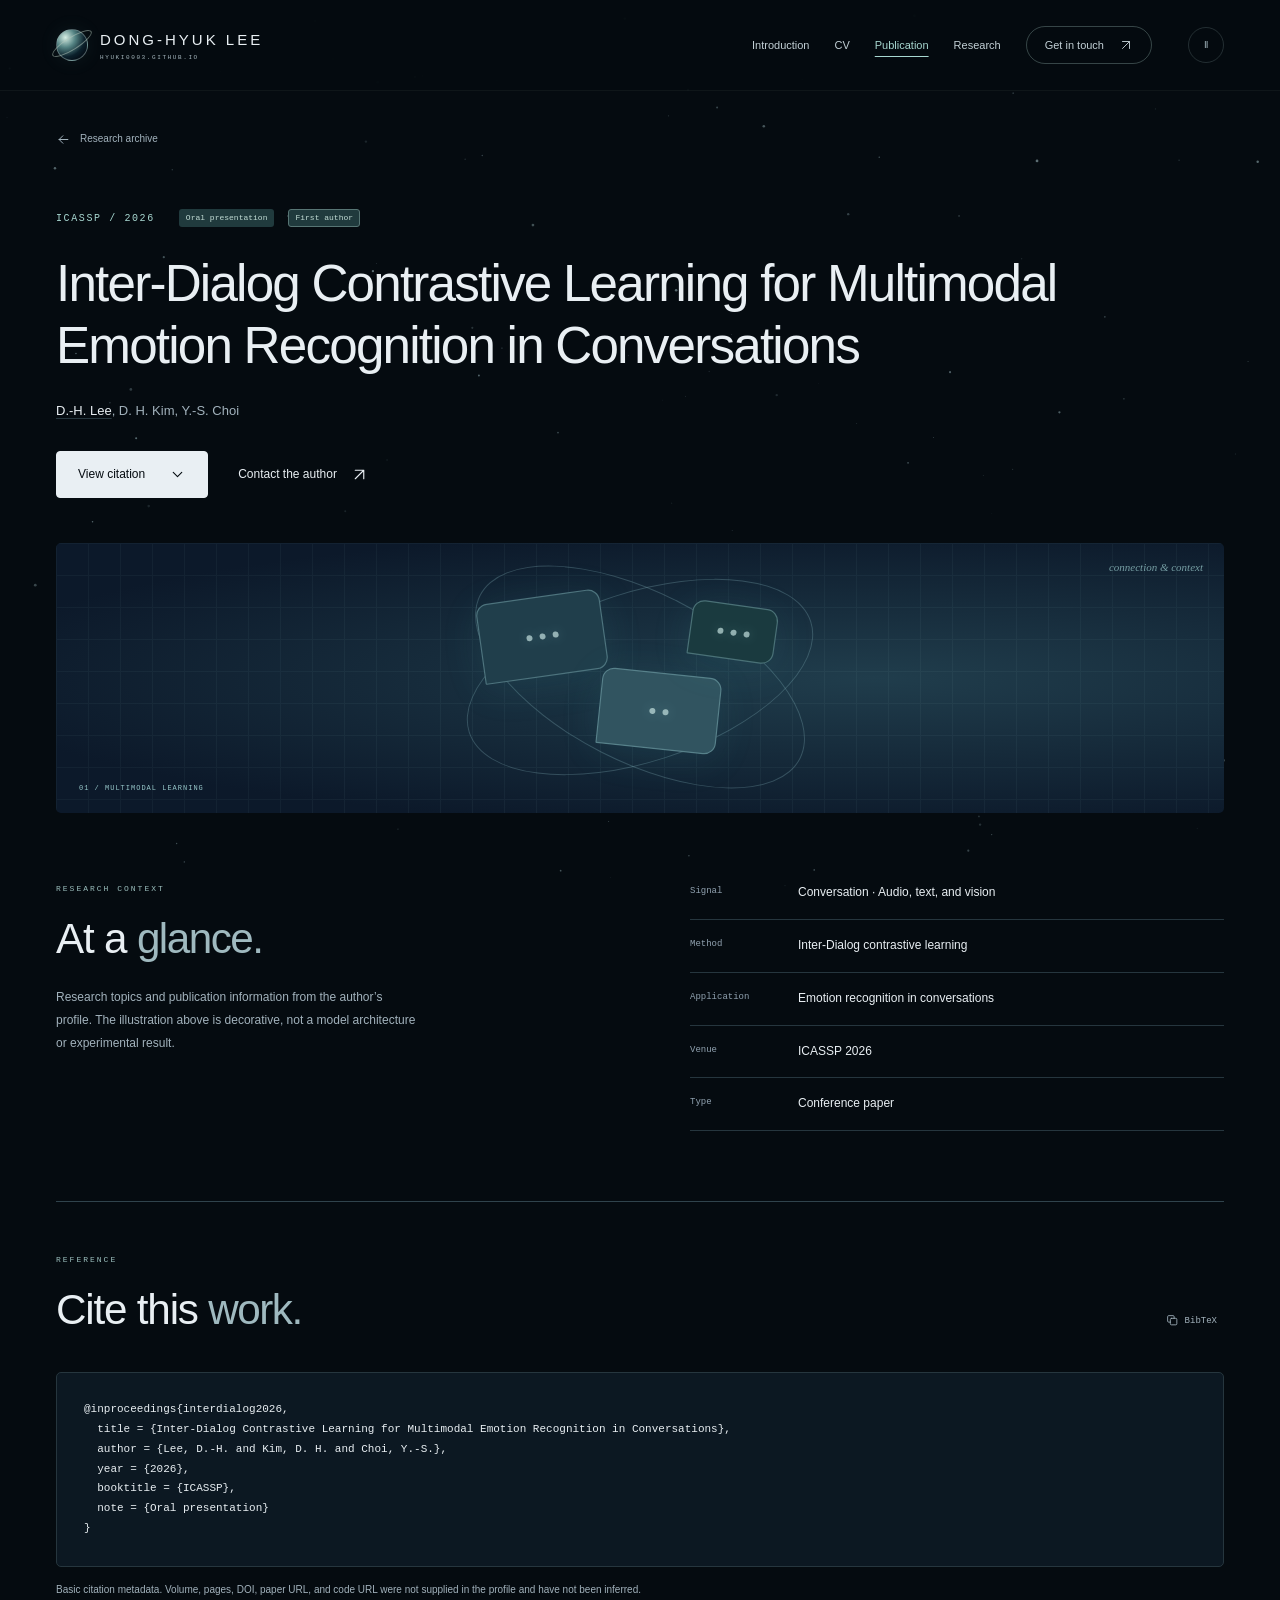
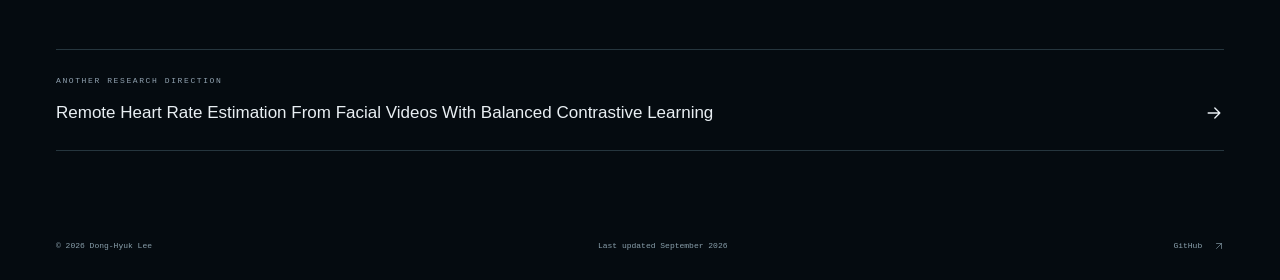
<file: projects/inter-dialog.html>
<!doctype html>
<html lang="en" data-theme="light">
<head>
  <meta charset="utf-8">
  <meta name="viewport" content="width=device-width, initial-scale=1">
  <meta name="color-scheme" content="light dark">
  <title>Inter-Dialog Contrastive Learning for Multimodal Emotion Recognition in Conversations — Dong-Hyuk Lee</title>
  <meta name="description" content="I explore contrastive learning and multimodal foundation models, seeking shared representations that transfer across modalities, tasks, and domains.">
  <meta name="author" content="Dong-Hyuk Lee">
  <meta name="theme-color" content="#050b10">
  <meta property="og:type" content="website">
  <meta property="og:title" content="Inter-Dialog Contrastive Learning for Multimodal Emotion Recognition in Conversations — Dong-Hyuk Lee">
  <meta property="og:description" content="I explore contrastive learning and multimodal foundation models, seeking shared representations that transfer across modalities, tasks, and domains.">
  <meta property="og:url" content="https://hyuki0003.github.io/projects/inter-dialog.html">
  <meta name="twitter:card" content="summary">
  <link rel="canonical" href="https://hyuki0003.github.io/projects/inter-dialog.html">
  <link rel="icon" type="image/svg+xml" href="../assets/favicon.svg">
  <script>document.documentElement.classList.add('js');try{var t=localStorage.getItem('dh-profile-theme');if(t==='dark'||t==='light')document.documentElement.dataset.theme=t}catch(e){}</script>
  <link rel="stylesheet" href="../assets/styles.css">
  <script type="application/ld+json">{"@context": "https://schema.org", "@type": "Person", "name": "Dong-Hyuk Lee", "url": "https://hyuki0003.github.io", "jobTitle": "AI Researcher", "sameAs": ["https://github.com/hyuki0003", "https://www.linkedin.com/in/dong-hyuk-lee-8542971b0/", "https://www.notion.so/81ff1f23dd8441ba82bb77d9165426b7?source=copy_link", "https://www.instagram.com/hyuk_i2/"]}</script>
  <script src="../assets/citations.js?v=7c8f290460" defer></script>
  <script src="../assets/site.js" defer></script>
<link rel="stylesheet" href="../assets/universe.css?v=fa5733d800">
<script src="../assets/universe.js?v=291f8d27ce" defer></script>
<script>document.documentElement.dataset.theme="dark"</script>
</head>
<body id="top" class="universe-site">
<a class="skip-link" href="#main">Skip to content</a>
    <header class="site-header"><div class="container header-inner">
      <a class="brand" href="../index.html" aria-label="Dong-Hyuk Lee — home"><span class="monogram">dh<span>.</span></span><span class="brand-name">Dong-Hyuk Lee<span>HYUKI0003.GITHUB.IO</span></span></a>
      <nav id="site-nav" class="site-nav" aria-label="Main navigation">
        <a href="../introduction.html">Introduction</a><a href="../cv.html">CV</a><a href="../publications.html" aria-current="page">Publication</a><a href="../research.html">Research</a>
        <a class="nav-contact" href="../contact.html">Get in touch <svg class="icon " viewBox="0 0 24 24" fill="none" stroke="currentColor" stroke-width="1.6" stroke-linecap="round" stroke-linejoin="round" aria-hidden="true"><path d="M6 18 18 6M6 6h12v12"/></svg></a>
      </nav>
      <div class="header-controls"><button class="space-motion" type="button" aria-label="Pause space motion" aria-pressed="false" hidden>Ⅱ</button><button class="icon-button theme-toggle js-only" type="button" aria-label="Switch to dark theme" title="Switch theme"><svg class="icon moon-icon" viewBox="0 0 24 24" fill="none" stroke="currentColor" stroke-width="1.6" stroke-linecap="round" stroke-linejoin="round" aria-hidden="true"><path d="M20.4 14.3A8.5 8.5 0 0 1 9.7 3.6a8.5 8.5 0 1 0 10.7 10.7Z"/></svg><svg class="icon sun-icon" viewBox="0 0 24 24" fill="none" stroke="currentColor" stroke-width="1.6" stroke-linecap="round" stroke-linejoin="round" aria-hidden="true"><circle cx="12" cy="12" r="4"/><path d="M12 2v2m0 16v2M2 12h2m16 0h2M5 5l1.4 1.4m11.2 11.2L19 19M5 19l1.4-1.4M17.6 6.4 19 5"/></svg></button>
      <button class="icon-button menu-toggle js-only" type="button" aria-label="Open navigation" aria-controls="site-nav" aria-expanded="false"><svg class="icon menu-icon" viewBox="0 0 24 24" fill="none" stroke="currentColor" stroke-width="1.6" stroke-linecap="round" stroke-linejoin="round" aria-hidden="true"><path d="M4 7h16M4 12h16M4 17h16"/></svg><svg class="icon close-icon" viewBox="0 0 24 24" fill="none" stroke="currentColor" stroke-width="1.6" stroke-linecap="round" stroke-linejoin="round" aria-hidden="true"><path d="m6 6 12 12M6 18 18 6"/></svg></button></div>
    </div></header>
<main id="main" class="container project-main"><a class="breadcrumb" href="../publications.html"><svg class="icon " viewBox="0 0 24 24" fill="none" stroke="currentColor" stroke-width="1.6" stroke-linecap="round" stroke-linejoin="round" aria-hidden="true"><path d="M19 12H5m6-6-6 6 6 6"/></svg> Research archive</a><section class="project-hero"><div class="project-kicker"><span class="eyebrow">ICASSP / 2026</span><span class="badge accent">Oral presentation</span><span class="badge neutral">First author</span></div><h1>Inter-Dialog Contrastive Learning for Multimodal Emotion Recognition in Conversations</h1><p class="authors project-authors"><strong>D.-H. Lee</strong>, D. H. Kim, Y.-S. Choi</p><div class="project-actions"><a class="button primary" href="#citation">View citation <svg class="icon " viewBox="0 0 24 24" fill="none" stroke="currentColor" stroke-width="1.6" stroke-linecap="round" stroke-linejoin="round" aria-hidden="true"><path d="m6 9 6 6 6-6"/></svg></a><a class="text-link" href="mailto:hyuki0003@gmail.com">Contact the author <svg class="icon " viewBox="0 0 24 24" fill="none" stroke="currentColor" stroke-width="1.6" stroke-linecap="round" stroke-linejoin="round" aria-hidden="true"><path d="M6 18 18 6M6 6h12v12"/></svg></a></div></section><div class="work-art dialog-art large-art" aria-hidden="true">
          <div class="art-grid"></div><div class="art-orbit orbit-one"></div><div class="art-orbit orbit-two"></div>
          <div class="speech speech-one"><i></i><i></i><i></i></div><div class="speech speech-two"><i></i><i></i></div><div class="speech speech-three"><i></i><i></i><i></i></div>
          <span class="art-label">01 / MULTIMODAL LEARNING</span><span class="art-note">connection &amp; context</span>
        </div><div class="project-details"><div><span class="eyebrow section-index">RESEARCH CONTEXT</span><h2>At a <em>glance.</em></h2><p class="context-note">Research topics and publication information from the author’s profile. The illustration above is decorative, not a model architecture or experimental result.</p></div><dl class="context-list"><div><dt>Signal</dt><dd>Conversation · Audio, text, and vision</dd></div><div><dt>Method</dt><dd>Inter-Dialog contrastive learning</dd></div><div><dt>Application</dt><dd>Emotion recognition in conversations</dd></div><div><dt>Venue</dt><dd>ICASSP 2026</dd></div><div><dt>Type</dt><dd>Conference paper</dd></div></dl></div><section class="citation-section" id="citation"><div class="section-heading"><div><span class="eyebrow section-index">REFERENCE</span><h2>Cite this <em>work.</em></h2></div><button type="button" class="cite-button js-only" data-cite="inter-dialog" aria-label="View BibTeX citation for Inter-Dialog Contrastive Learning for Multimodal Emotion Recognition in Conversations"><svg class="icon " viewBox="0 0 24 24" fill="none" stroke="currentColor" stroke-width="1.6" stroke-linecap="round" stroke-linejoin="round" aria-hidden="true"><rect x="8" y="8" width="12" height="12" rx="2"/><path d="M15 8V5a2 2 0 0 0-2-2H5a2 2 0 0 0-2 2v8a2 2 0 0 0 2 2h3"/></svg><span>BibTeX</span></button></div><pre class="inline-citation">@inproceedings{interdialog2026,
  title = {Inter-Dialog Contrastive Learning for Multimodal Emotion Recognition in Conversations},
  author = {Lee, D.-H. and Kim, D. H. and Choi, Y.-S.},
  year = {2026},
  booktitle = {ICASSP},
  note = {Oral presentation}
}</pre><p class="citation-note">Basic citation metadata. Volume, pages, DOI, paper URL, and code URL were not supplied in the profile and have not been inferred.</p></section><a class="next-work" href="balanced-rppg.html"><span class="eyebrow">ANOTHER RESEARCH DIRECTION</span><strong>Remote Heart Rate Estimation From Facial Videos With Balanced Contrastive Learning</strong><svg class="icon " viewBox="0 0 24 24" fill="none" stroke="currentColor" stroke-width="1.6" stroke-linecap="round" stroke-linejoin="round" aria-hidden="true"><path d="M5 12h14m-6-6 6 6-6 6"/></svg></a></main>
<footer class="site-footer"><div class="container footer-inner"><span>© 2026 Dong-Hyuk Lee</span><span>Last updated September 2026</span><a href="https://github.com/hyuki0003" target="_blank" rel="noopener noreferrer">GitHub <svg class="icon " viewBox="0 0 24 24" fill="none" stroke="currentColor" stroke-width="1.6" stroke-linecap="round" stroke-linejoin="round" aria-hidden="true"><path d="M6 18 18 6M6 6h12v12"/></svg></a></div></footer>
    <div class="toast" id="toast" role="status" aria-live="polite"></div>
    <dialog id="citation-dialog" aria-labelledby="citation-title"><div class="dialog-heading"><span class="eyebrow">CITATION</span><button type="button" class="icon-button close-dialog" aria-label="Close citation"><svg class="icon " viewBox="0 0 24 24" fill="none" stroke="currentColor" stroke-width="1.6" stroke-linecap="round" stroke-linejoin="round" aria-hidden="true"><path d="m6 6 12 12M6 18 18 6"/></svg></button></div><h2 id="citation-title">BibTeX</h2><p class="citation-note">Basic metadata from the author profile. Volume, pages, and DOI were not provided. Manuscripts are not presented as accepted publications.</p><pre id="citation-code" tabindex="0"></pre><button type="button" class="button primary" id="copy-citation"><svg class="icon " viewBox="0 0 24 24" fill="none" stroke="currentColor" stroke-width="1.6" stroke-linecap="round" stroke-linejoin="round" aria-hidden="true"><rect x="8" y="8" width="12" height="12" rx="2"/><path d="M15 8V5a2 2 0 0 0-2-2H5a2 2 0 0 0-2 2v8a2 2 0 0 0 2 2h3"/></svg> Copy BibTeX</button></dialog>
</body>
</html>
</file>
<file: assets/styles.css>
/* Editorial research portfolio. No web fonts or external assets are required. */
:root {
  --bg: #f6f5f1; --surface: #fcfbf8; --soft: #ecece5; --text: #272c27;
  --muted: #656b61; --faint: #6a7163; --border: #d9dcd2; --accent: #4c6342;
  --accent-soft: #e7ebde; --orange: #9b5936; --focus: #466b42; --inverse: #f4f4ec;
  --serif: Georgia, 'Times New Roman', serif;
  --sans: 'Helvetica Neue', Helvetica, Arial, 'Apple SD Gothic Neo', 'Malgun Gothic', sans-serif;
  --mono: 'SFMono-Regular', Consolas, 'Liberation Mono', monospace;
  --width: 1184px;
}
html[data-theme="dark"] {
  --bg: #191d19; --surface: #202620; --soft: #242d24; --text: #e8ecdf;
  --muted: #afb9a8; --faint: #a3ae9b; --border: #384235; --accent: #b4cd98;
  --accent-soft: #303e2b; --orange: #e2ae8c; --focus: #c7dfa6; --inverse: #1c221a;
}
*, *::before, *::after { box-sizing: border-box; }
html { scroll-behavior: smooth; scroll-padding-top: 110px; }
body { margin: 0; color: var(--text); background: var(--bg); font: 16px/1.65 var(--sans); -webkit-font-smoothing: antialiased; }
a { color: inherit; text-decoration: none; }
button, input { font: inherit; color: inherit; }
button { cursor: pointer; }
button, input, a { -webkit-tap-highlight-color: transparent; }
button { border: 0; }
button:disabled { cursor: default; }
::selection { background: #d5dfbc; color: #222a20; }
:focus-visible { outline: 3px solid var(--focus); outline-offset: 5px; border-radius: 2px; }
[hidden] { display: none !important; }
html:not(.js) .js-only { display: none !important; }
h1, h2, h3, h4, p { margin: 0; }
h1, h2, h3, h4 { font-weight: 500; line-height: 1.2; }
h2 { font-size: clamp(32px, 3.3vw, 43px); letter-spacing: -1.7px; line-height: 1.14; }
h2 em { font: italic 1.08em/1.12 var(--serif); letter-spacing: -1.5px; }
img, svg { max-width: 100%; }
.icon { display: inline-block; width: 20px; height: 20px; flex: 0 0 auto; vertical-align: middle; }
.container { width: min(var(--width), calc(100% - 112px)); margin-inline: auto; }
.eyebrow { font: 500 10px/1.5 var(--mono); letter-spacing: 1.6px; }
.section-index { display: block; color: var(--accent); margin-bottom: 20px; }
.small-number { font: 12px var(--mono); color: var(--muted); }
.skip-link { position: fixed; top: -100px; left: 20px; z-index: 100; padding: 12px 20px; background: var(--text); color: var(--bg); }
.skip-link:focus { top: 12px; }
.site-header { position: sticky; top: 0; z-index: 20; background: var(--bg); border-bottom: 1px solid var(--border); }
.header-inner { display: flex; align-items: center; min-height: 96px; gap: 36px; }
.brand { display: flex; align-items: center; gap: 13px; flex-shrink: 0; }
.monogram { display: flex; align-items: center; justify-content: center; background: var(--text); color: var(--bg); width: 46px; height: 46px; font-size: 25px; font-weight: 600; letter-spacing: -2px; border-radius: 13px; line-height: 1; padding-bottom: 3px; }
.monogram span { color: #b9cc9c; }
.brand-name { font-size: 13px; font-weight: 600; letter-spacing: -.2px; line-height: 1.4; }
.brand-name > span { display: block; margin-top: 4px; font: 8px var(--mono); letter-spacing: 1.4px; color: var(--muted); }
.site-nav { margin-left: auto; display: flex; align-items: center; gap: 30px; }
.site-nav > a { font-size: 12px; transition: color .2s; white-space: nowrap; }
.site-nav > a:hover, .site-nav > a[aria-current] { color: var(--accent); }
.site-nav > a[aria-current] { text-decoration: underline; text-underline-offset: 7px; }
.site-nav .nav-contact { display: inline-flex; align-items: center; gap: 15px; border: 1px solid var(--border); padding: 9px 15px; border-radius: 4px; }
.nav-contact .icon { width: 14px; height: 14px; }
.header-controls { display: flex; gap: 7px; }
.icon-button { width: 38px; height: 38px; display: inline-flex; align-items: center; justify-content: center; background: transparent; border: 1px solid var(--border); border-radius: 50%; }
.icon-button:hover { background: var(--soft); }
.theme-toggle { border: 0; }
.sun-icon, .close-icon { display: none; }
[data-theme="dark"] .moon-icon { display: none; }
[data-theme="dark"] .sun-icon { display: block; }
.menu-toggle { display: none; }
.button { display: inline-flex; justify-content: center; align-items: center; gap: 24px; border: 1px solid transparent; padding: 13px 21px; border-radius: 4px; font-size: 12px; font-weight: 500; line-height: 1.6; transition: transform .2s, background .2s; }
.button:hover { transform: translateY(-2px); }
.button .icon { width: 17px; height: 17px; }
.button.primary { background: var(--text); color: var(--bg); border-color: var(--text); }
.button.primary:hover { background: var(--accent); border-color: var(--accent); }
.button.secondary { background: transparent; border-color: var(--border); }
.text-link { display: inline-flex; align-items: center; gap: 14px; font-size: 12px; font-weight: 500; white-space: nowrap; }
.text-link .icon { width: 17px; height: 17px; transition: transform .2s; }
.text-link:hover .icon { transform: translate(2px,-2px); }
.text-link:hover { color: var(--accent); }
.hero { padding-top: 72px; }
.hero-grid { display: grid; grid-template-columns: minmax(0,1fr) 326px; gap: 60px; align-items: center; }
.hero-eyebrow { display: flex; align-items: center; gap: 10px; color: var(--muted); font: 9px/1.6 var(--mono); letter-spacing: 1.2px; margin-bottom: 23px; }
.live-dot { display: inline-block; flex-shrink: 0; width: 6px; height: 6px; border-radius: 50%; background: #799360; box-shadow: 0 0 0 4px #79936014; }
.eyebrow-divider { padding-inline: 6px; color: var(--faint); }
.hero h1 { font-size: clamp(47px,5.3vw,75px); letter-spacing: -4.2px; font-weight: 500; line-height: 1.08; margin-left: -3px; white-space: nowrap; }
.name-dot { color: var(--accent); }
.hero-statement { margin-top: 24px; font-size: clamp(25px,2.65vw,36px); line-height: 1.3; letter-spacing: -1.1px; }
.hero-statement em { font-family: var(--serif); font-weight: 400; color: var(--accent); letter-spacing: -.7px; }
.hero-description { max-width: 580px; margin-top: 24px; font-size: 14px; line-height: 1.85; color: var(--muted); }
.hero-actions { display: flex; align-items: center; flex-wrap: wrap; gap: 29px; margin-top: 29px; }
.hero-visual { height: 370px; align-self: end; position: relative; border-radius: 5px; background: #eceee5; border: 1px solid #e2e5d9; overflow: hidden; color: #3e4936; }
.visual-top { display: flex; justify-content: space-between; font: 7px/1.5 var(--mono); letter-spacing: 1px; padding: 21px; }
.orbit-scene { height: 254px; position: relative; isolation: isolate; overflow: hidden; }
.sphere-grid { position: absolute; inset: 0; opacity: .38; background-image: radial-gradient(#7a8a6b 1px, transparent 1px); background-size: 13px 13px; mask-image: radial-gradient(ellipse 50% 48% at 50% 50%,#000 35%,transparent 100%); }
.sphere { position: absolute; top: 29px; left: 53px; width: 220px; height: 191px; border: 1px solid #647851; border-radius: 50%; }
.sphere-a { transform: rotate(-34deg) scaleY(.58); }
.sphere-b { transform: rotate(42deg) scaleY(.63); border-color: #8b9b76; }
.sphere-c { transform: rotate(97deg) scaleY(.55); border-color: #647851; }
.sphere-core { position: absolute; width: 78px; height: 78px; border: 1px solid #aab797; top: 86px; left: 124px; border-radius: 50%; background: #e8ecdeaa; box-shadow: inset 0 0 25px #b5c49644; }
.sphere-core::before, .sphere-core::after { content: ''; position: absolute; border: 1px solid #9daf8577; border-radius: 50%; inset: 8px; }
.sphere-core::after { inset: 17px; }
.orbit-dot { position: absolute; border-radius: 50%; width: 10px; height: 10px; box-shadow: 0 0 0 5px #eceee5; }
.dot-a { top: 51px; left: 98px; background: #556f43; }
.dot-b { top: 176px; left: 239px; background: #a77b51; width: 7px; height: 7px; }
.axis-mark { position: absolute; color: #839271; font: 15px var(--mono); }
.axis-a { left: 29px; top: 190px; }
.axis-b { right: 28px; top: 31px; }
.visual-bottom { padding: 16px 21px; border-top: 1px solid #d4dacb; display: flex; align-items: center; justify-content: space-between; font-size: 9px; line-height: 1.7; }
.visual-bottom strong { font-weight: 500; }
.visual-spark { font: 39px/1 var(--serif); color: #5d7449; }
.hero-facts { margin-top: 47px; display: grid; grid-template-columns: .92fr 1.16fr 1.4fr; gap: 30px; padding-block: 24px 35px; border-top: 1px solid var(--border); }
.hero-facts > div > span { font: 8px var(--mono); letter-spacing: 1.4px; color: var(--faint); }
.hero-facts p { margin-top: 6px; font-size: 11px; color: var(--muted); }
.section { padding-block: 78px; }
.section-heading { display: flex; align-items: flex-end; justify-content: space-between; gap: 40px; margin-bottom: 38px; }
.section-heading > p { max-width: 370px; font-size: 12px; color: var(--muted); padding-bottom: 4px; }
.section-heading > .text-link { padding-bottom: 7px; }
.research-section { background: var(--soft); border-top: 1px solid var(--border); border-bottom: 1px solid var(--border); }
.research-grid { display: grid; grid-template-columns: repeat(3,1fr); gap: 34px; }
.research-card { border-top: 1px solid var(--border); padding-top: 18px; display: flex; flex-direction: column; }
.research-card-top { display: flex; align-items: center; justify-content: space-between; color: var(--accent); margin-bottom: 28px; }
.research-card h3 { font-size: 22px; letter-spacing: -.7px; margin-bottom: 14px; }
.research-card p { max-width: 306px; font-size: 12px; line-height: 1.85; color: var(--muted); }
.research-label { display: block; color: var(--accent); font: 8px/1.5 var(--mono); letter-spacing: 1px; margin-top: 25px; }
.keyword-strip { display: flex; flex-wrap: wrap; gap: 8px; border-top: 1px solid var(--border); margin-top: 35px; padding-top: 25px; }
.keyword-strip span { border: 1px solid var(--border); font-size: 9px; padding: 3px 9px; border-radius: 3px; color: var(--muted); }
.works-grid { display: grid; grid-template-columns: repeat(2,minmax(0,1fr)); gap: 27px; }
.work-card { border: 1px solid var(--border); border-radius: 5px; overflow: hidden; background: var(--surface); transition: border-color .2s; }
.work-card:hover { border-color: var(--accent); }
.work-card .art-link { display: block; }
.work-art { height: 235px; overflow: hidden; position: relative; isolation: isolate; }
.work-art > * { pointer-events: none; }
.dialog-art { background: #e9edde; color: #4f6444; }
.video-art { background: #ece6dc; color: #7c6652; }
.art-grid { position: absolute; inset: 0; background-image: linear-gradient(currentColor 1px, transparent 1px),linear-gradient(90deg,currentColor 1px,transparent 1px); background-size: 32px 32px; opacity: .055; }
.art-label { position: absolute; bottom: 19px; left: 23px; font: 7px/1.4 var(--mono); letter-spacing: 1px; z-index: 3; }
.art-note { position: absolute; top: 18px; right: 21px; font: italic 11px var(--serif); opacity: .75; }
.art-orbit { width: 290px; height: 135px; border: 1px solid #83917166; border-radius: 50%; position: absolute; left: calc(50% - 145px); top: 44px; }
.orbit-one { transform: rotate(-18deg); }
.orbit-two { transform: rotate(27deg); }
.speech { position: absolute; border: 1px solid #7b8f6488; display: flex; align-items: center; gap: 6px; justify-content: center; border-radius: 10px 10px 10px 1px; box-shadow: 0 7px 20px #45583308; }
.speech i { width: 5px; height: 5px; border-radius: 50%; background: currentColor; opacity: .7; }
.speech-one { width: 104px; height: 67px; top: 45px; left: calc(50% - 132px); background: #d1d9bf; transform: rotate(-8deg); }
.speech-two { width: 100px; height: 64px; top: 103px; left: calc(50% - 31px); background: #f2f4e9; transform: rotate(6deg); }
.speech-three { width: 72px; height: 46px; top: 50px; left: calc(50% + 57px); background: #a3b790; color: #3e5a33; transform: rotate(8deg); }
.video-frame { position: absolute; width: 166px; height: 121px; border: 1px solid #a4927c; border-radius: 3px; top: 52px; left: calc(50% - 83px); }
.frame-back { background: #d0c5b2; transform: translate(-39px,-10px) rotate(-11deg); opacity: .85; }
.frame-mid { background: #e1d7c4; transform: translate(31px,3px) rotate(9deg); }
.frame-front { background: #efeae0; transform: rotate(-1deg); padding: 12px 19px; }
.pixel-grid { display: grid; grid-template-columns: repeat(6,1fr); grid-template-rows: repeat(6,1fr); gap: 2px; width: 100%; height: 100%; }
.pixel-grid i { background: #ad987d; opacity: .23; }
.pixel-grid i:nth-child(3n) { opacity: .6; }
.pixel-grid i:nth-child(4n) { opacity: .38; background: #9b896c; }
.pixel-grid i:nth-child(7n) { opacity: .82; background: #938873; }
.pixel-grid i:nth-child(11n) { opacity: .9; background: #737e66; }
.frame-corner { position: absolute; width: 14px; height: 14px; border-color: #897452; }
.c1 { top: 6px; left: 7px; border-top: 1px solid; border-left: 1px solid; }
.c2 { bottom: 6px; right: 7px; border-bottom: 1px solid; border-right: 1px solid; }
.work-body { padding: 24px; }
.work-meta { display: flex; align-items: center; flex-wrap: wrap; gap: 7px; min-height: 21px; }
.work-meta > span:first-child { color: var(--muted); font: 9px var(--mono); letter-spacing: .4px; margin-right: auto; }
.meta-divider { padding: 0 6px; color: var(--faint); }
.badge { display: inline-block; font: 8px/1.5 var(--mono); padding: 3px 7px; border-radius: 3px; white-space: nowrap; }
.badge.accent { color: var(--accent); background: var(--accent-soft); }
.badge.neutral { color: var(--muted); border: 1px solid var(--border); padding: 2px 6px; }
.badge.pending { color: var(--orange); background: #b98c6812; border: 1px solid #a7774933; padding: 2px 6px; }
.work-body h3 { font-size: 19px; line-height: 1.42; letter-spacing: -.35px; margin-top: 19px; min-height: 81px; }
.work-body h3 a:hover { color: var(--accent); }
.authors { font-size: 10px; line-height: 1.9; color: var(--muted); margin-top: 13px; }
.authors strong { color: var(--text); font-weight: 500; text-decoration: underline; text-decoration-color: var(--border); text-underline-offset: 3px; }
.work-actions { display: flex; align-items: center; justify-content: space-between; gap: 16px; border-top: 1px solid var(--border); margin-top: 22px; padding-top: 19px; }
.work-actions .text-link { font-size: 10px; }
.cite-button { display: inline-flex; align-items: center; gap: 6px; padding: 7px; background: transparent; font: 9px var(--mono); color: var(--muted); border-radius: 3px; }
.cite-button:hover { background: var(--soft); color: var(--text); }
.cite-button .icon { width: 13px; height: 13px; }
.archive-note { display: flex; align-items: center; gap: 10px; margin-top: 25px; padding: 17px 0; border-block: 1px solid var(--border); font-size: 10px; color: var(--muted); }
.archive-note .icon { width: 16px; height: 16px; margin-left: auto; }
.archive-note:hover { color: var(--accent); }
.archive-dot { width: 5px; height: 5px; background: var(--accent); border-radius: 50%; flex-shrink: 0; }
.news-section { border-block: 1px solid var(--border); }
.split-section { display: grid; grid-template-columns: 1fr 2fr; gap: 80px; }
.section-intro p { font-size: 11px; color: var(--muted); margin-top: 20px; }
.news-list { list-style: none; margin: 0; padding: 0; }
.news-row { display: grid; grid-template-columns: 70px 1fr; gap: 24px; padding: 21px 0; border-bottom: 1px solid var(--border); }
.news-row:first-child { padding-top: 0; }
.news-row time { font: 10px/1.5 var(--mono); color: var(--faint); padding-top: 3px; }
.news-label { font: 8px/1.5 var(--mono); color: var(--accent); letter-spacing: 1px; }
.news-row p { margin-top: 6px; font-size: 12px; line-height: 1.8; }
.older-news summary { display: inline-flex; align-items: center; gap: 16px; padding: 22px 0 0; font-size: 10px; cursor: pointer; list-style: none; color: var(--muted); }
summary::-webkit-details-marker { display: none; }
summary::marker { content: ''; }
.older-news summary .icon { width: 14px; height: 14px; }
.older-news[open] summary { padding-bottom: 26px; }
details[open] > summary > .icon { transform: rotate(180deg); }
.about-copy { font-size: 17px; line-height: 1.9; max-width: 895px; color: var(--muted); margin-top: -2px; }
.background-grid { display: grid; grid-template-columns: 1.1fr 1fr; gap: 80px; margin-top: 44px; }
.subheading { font: 10px var(--mono); letter-spacing: 1px; text-transform: uppercase; padding-bottom: 19px; border-bottom: 1px solid var(--border); margin-bottom: 26px; }
.career-list { border-left: 1px solid var(--border); margin-left: 4px; }
.career-item { padding-left: 24px; position: relative; margin-bottom: 31px; }
.career-item:last-child { margin-bottom: 0; }
.timeline-dot { position: absolute; left: -4px; top: 3px; width: 7px; height: 7px; border: 1px solid var(--accent); background: var(--bg); border-radius: 50%; }
.career-item:first-child .timeline-dot { background: var(--accent); }
.period { font: 9px var(--mono); color: var(--faint); margin-bottom: 10px; }
.career-item h4 { font-size: 18px; letter-spacing: -.3px; margin-bottom: 6px; }
.organization { display: inline-flex; align-items: baseline; gap: 8px; font-size: 12px; color: var(--accent); }
.organization .icon { width: 11px; height: 11px; }
.career-detail { color: var(--faint); font-size: 10px; margin-top: 5px; }
.career-description { color: var(--muted); font-size: 10px; line-height: 1.8; margin-top: 10px; }
.education-item { display: grid; grid-template-columns: 39px 1fr; gap: 15px; margin-bottom: 25px; }
.degree { font: 9px/1 var(--mono); border: 1px solid var(--border); padding: 6px 4px; border-radius: 3px; text-align: center; align-self: start; }
.education-item h4 { font-size: 13px; line-height: 1.5; }
.education-item p { color: var(--muted); font-size: 11px; margin-top: 4px; }
.education-item .education-detail { color: var(--faint); font-size: 10px; }
.toolkit { margin-top: 40px; padding: 18px 0; border-block: 1px solid var(--border); }
.toolkit summary { display: flex; gap: 25px; align-items: center; cursor: pointer; font-size: 12px; }
.toolkit-preview { margin-left: auto; color: var(--faint); font-size: 10px; }
.toolkit summary .icon { width: 15px; height: 15px; }
.stack-list { margin-top: 25px; }
.stack-row { display: grid; grid-template-columns: 200px 1fr; gap: 25px; padding: 11px 0; font-size: 11px; }
.stack-row > span { color: var(--faint); }
.contact-section { color: #f0f2e8; background: #272f27; }
.contact-inner { padding-top: 55px; padding-bottom: 31px; }
.contact-top { display: flex; justify-content: space-between; align-items: center; gap: 25px; }
.contact-top .eyebrow { display: flex; align-items: center; gap: 12px; font-size: 8px; color: #c3ceb6; }
.contact-number { font: 8px var(--mono); letter-spacing: 1.2px; color: #a2b095; }
.contact-section h2 { font-size: 57px; letter-spacing: -2px; margin-top: 36px; }
.contact-section h2 em { color: #c0d1a6; }
.contact-section p { color: #bac6b3; font-size: 12px; margin-top: 17px; }
.email-row { display: flex; align-items: center; gap: 22px; margin-top: 18px; }
.email-link { display: inline-flex; align-items: center; gap: 25px; font-size: 31px; letter-spacing: -1px; }
.email-link .icon { width: 27px; height: 27px; }
.email-link:hover { color: #c0d1a6; }
.copy-email { color: #c5d1ba; border-color: #55624b; width: 34px; height: 34px; }
.copy-email:hover { background: #3c4837; }
.copy-email .icon { width: 14px; height: 14px; }
.contact-bottom { display: flex; align-items: center; justify-content: space-between; margin-top: 46px; padding-top: 23px; border-top: 1px solid #47523f; gap: 25px; }
.social-links { display: flex; flex-wrap: wrap; gap: 27px; }
.social-links a { display: flex; align-items: center; gap: 9px; font-size: 10px; }
.social-links .icon { width: 11px; height: 11px; color: #b2c19f; }
.social-links a:hover { color: #c0d1a6; }
.back-top { font-size: 9px; color: #bdc9b3; }
.site-footer { font: 8px/1.5 var(--mono); color: var(--faint); }
.footer-inner { min-height: 69px; display: flex; align-items: center; justify-content: space-between; gap: 20px; }
.footer-inner .icon { width: 10px; height: 10px; margin-left: 7px; }
/* Archive */
.publications-main { padding-top: 38px; padding-bottom: 60px; min-height: calc(100vh - 166px); }
.breadcrumb { display: inline-flex; align-items: center; gap: 9px; color: var(--muted); font-size: 10px; }
.breadcrumb .icon { width: 15px; height: 15px; }
.breadcrumb:hover { color: var(--accent); }
.archive-hero .section-index { margin-top: 48px; }
.archive-hero h1 { font-size: clamp(40px,5.2vw,66px); letter-spacing: -3px; }
.archive-hero h1 em { color: var(--accent); font-family: var(--serif); }
.archive-hero > p:last-child { color: var(--muted); font-size: 13px; margin-top: 21px; line-height: 1.9; }
.archive-controls { margin-top: 43px; padding-top: 24px; border-top: 1px solid var(--border); }
.archive-toolbar { display: flex; align-items: center; gap: 25px; justify-content: space-between; }
.search-box { display: flex; align-items: center; gap: 11px; background: var(--surface); border: 1px solid var(--border); border-radius: 5px; padding: 11px 15px; width: 510px; max-width: 100%; }
.search-box:focus-within { border-color: var(--focus); outline: 1px solid var(--focus); }
.search-box > .icon { color: var(--faint); width: 17px; height: 17px; }
.search-box input { min-width: 0; width: 100%; background: transparent; border: 0; padding: 3px 0; font-size: 12px; outline: 0; }
.search-box input::placeholder { color: var(--faint); opacity: 1; }
.search-key { font: 10px var(--mono); border: 1px solid var(--border); padding: 2px 6px; border-radius: 3px; color: var(--faint); }
.result-count { font: 10px var(--mono); color: var(--faint); white-space: nowrap; }
.filter-bar { display: flex; flex-wrap: wrap; gap: 9px; margin-top: 18px; }
.filter-pill { display: inline-flex; align-items: center; gap: 12px; border-radius: 3px; background: transparent; padding: 9px 13px; font-size: 10px; border: 1px solid var(--border); }
.filter-pill > span { opacity: .65; font: 9px var(--mono); }
.filter-pill:hover { border-color: var(--accent); }
.filter-pill[aria-pressed="true"] { background: var(--text); color: var(--bg); border-color: var(--text); }
.record-group { margin-top: 49px; }
.group-heading { display: flex; gap: 17px; align-items: center; font-size: 20px; letter-spacing: -.5px; padding-bottom: 19px; border-bottom: 1px solid var(--border); }
.group-heading > span { color: var(--faint); font: 9px var(--mono); }
.group-note { font-size: 11px; margin-top: 18px; color: var(--muted); max-width: 740px; }
.publication-record { display: grid; grid-template-columns: 72px minmax(0,1fr) 76px; gap: 22px; padding: 28px 0; border-bottom: 1px solid var(--border); }
.record-year { font: 10px/1.5 var(--mono); padding-top: 5px; color: var(--faint); }
.record-meta { display: flex; align-items: center; flex-wrap: wrap; gap: 8px; margin-bottom: 11px; }
.record-venue { color: var(--accent); font: 10px var(--mono); margin-right: 4px; }
.record-main h3 { font-size: 17px; line-height: 1.5; letter-spacing: -.25px; max-width: 860px; }
.record-main h3 a:hover { color: var(--accent); }
.record-main .authors { margin-top: 10px; }
.record-tags { display: flex; flex-wrap: wrap; gap: 12px; margin-top: 11px; font-size: 9px; color: var(--faint); }
.record-tags span:not(:last-child)::after { content: ' /'; margin-left: 12px; color: var(--border); }
.record-actions { display: flex; align-items: flex-start; flex-direction: column; gap: 11px; }
.record-detail { padding: 7px; margin-left: auto; color: var(--muted); }
.record-detail .icon { width: 16px; height: 16px; }
.record-detail:hover { color: var(--accent); }
.patent-number { font: 10px var(--mono); margin-top: 12px; color: var(--muted); }
.no-results { text-align: center; padding: 90px 20px; }
.no-results > .icon { width: 29px; height: 29px; color: var(--faint); }
.no-results h2 { font-size: 29px; margin-top: 20px; }
.no-results p { color: var(--muted); font-size: 12px; margin-top: 14px; }
.no-results .button { margin-top: 25px; }
.archive-provenance { font-size: 9px; color: var(--faint); margin-top: 34px; }
/* Individual research pages */
.project-main { padding-block: 38px 60px; }
.project-hero { margin-top: 54px; max-width: 1060px; }
.project-kicker { display: flex; align-items: center; flex-wrap: wrap; gap: 14px; }
.project-kicker .eyebrow { color: var(--accent); margin-right: 10px; }
.project-hero h1 { font-size: clamp(31px,4vw,54px); letter-spacing: -1.8px; line-height: 1.2; margin-top: 26px; }
.project-authors { font-size: 13px; margin-top: 23px; }
.project-actions { display: flex; align-items: center; flex-wrap: wrap; gap: 30px; margin-top: 27px; margin-bottom: 45px; }
.large-art { height: 280px; border-radius: 5px; }
.large-art .speech-one { left: calc(50% - 150px); transform: rotate(-8deg) scale(1.2); top: 60px; }
.large-art .speech-two { transform: rotate(6deg) scale(1.2); top: 136px; }
.large-art .speech-three { transform: rotate(8deg) scale(1.2); top: 66px; }
.large-art .art-orbit { width: 360px; height: 170px; top: 49px; left: calc(50% - 180px); }
.large-art .video-frame { top: 72px; }
.project-details { display: grid; grid-template-columns: 1fr 1fr; gap: 100px; margin-block: 70px; }
.context-note { font-size: 12px; color: var(--muted); line-height: 1.9; margin-top: 23px; max-width: 360px; }
.context-list { margin: 0; }
.context-list > div { padding: 16px 0; border-bottom: 1px solid var(--border); display: grid; grid-template-columns: 88px 1fr; gap: 20px; }
.context-list > div:first-child { padding-top: 0; }
.context-list dt { color: var(--faint); font: 9px/1.8 var(--mono); }
.context-list dd { margin: 0; font-size: 12px; }
.citation-section { border-top: 1px solid var(--border); padding-top: 52px; }
.inline-citation { background: var(--soft); padding: 27px; border: 1px solid var(--border); border-radius: 5px; white-space: pre-wrap; overflow-wrap: anywhere; font: 11px/1.8 var(--mono); }
.citation-note { margin-top: 14px; color: var(--muted); font-size: 10px; line-height: 1.8; }
.next-work { display: grid; grid-template-columns: 1fr 45px; border-block: 1px solid var(--border); margin-top: 50px; padding-block: 25px; gap: 13px 25px; }
.next-work .eyebrow { color: var(--faint); grid-column: 1/-1; font-size: 8px; }
.next-work strong { font-size: 17px; font-weight: 400; line-height: 1.5; max-width: 750px; }
.next-work .icon { justify-self: end; align-self: center; }
.next-work:hover { color: var(--accent); }
.not-found { padding-block: 130px; min-height: 70vh; }
.not-found h1 { font-size: 60px; letter-spacing: -2px; margin-top: 25px; }
.not-found h1 em { font-family: var(--serif); color: var(--accent); }
.not-found p { margin-top: 25px; color: var(--muted); }
.not-found .button { margin-top: 30px; }
/* Citation dialog and toast */
dialog { padding: 30px; width: min(690px,calc(100vw - 32px)); max-height: calc(100dvh - 40px); border: 1px solid var(--border); border-radius: 7px; background: var(--bg); color: var(--text); box-shadow: 0 20px 100px #0003; }
dialog::backdrop { background: #121b16a8; backdrop-filter: blur(3px); }
.dialog-heading { display: flex; align-items: center; justify-content: space-between; gap: 25px; }
.dialog-heading .eyebrow { color: var(--accent); }
.dialog-heading .icon-button { width: 33px; height: 33px; }
dialog h2 { font-size: 22px; letter-spacing: -.4px; line-height: 1.4; margin-top: 20px; }
dialog pre { margin-block: 23px; padding: 20px; white-space: pre-wrap; overflow-wrap: anywhere; background: var(--soft); font: 10px/1.8 var(--mono); border-radius: 4px; }
dialog .button { font-size: 11px; }
.toast { position: fixed; bottom: 25px; left: 50%; transform: translate(-50%,20px); background: var(--text); color: var(--bg); box-shadow: 0 10px 40px #0002; padding: 12px 20px; font-size: 12px; line-height: 1.5; border-radius: 4px; z-index: 100; opacity: 0; pointer-events: none; transition: opacity .2s,transform .2s; max-width: calc(100% - 30px); text-align: center; }
.toast.show { transform: translate(-50%,0); opacity: 1; }
/* Responsive layout */
@media (min-width: 1500px) {
  .hero { padding-top: 88px; }
  .hero-grid { gap: 100px; grid-template-columns: minmax(0,1fr) 345px; }
  .hero-visual { height: 390px; }
  .orbit-scene { height: 274px; transform: translateX(9px); }
}
@media (max-width: 1100px) {
  .container { width: calc(100% - 72px); }
  .header-inner { gap: 25px; }
  .site-nav { gap: 24px; }
  .hero { padding-top: 55px; }
  .hero-grid { grid-template-columns: minmax(0,1fr) 280px; gap: 35px; }
  .hero h1 { font-size: 55px; letter-spacing: -3px; }
  .hero-statement { font-size: 28px; }
  .hero-description { font-size: 13px; }
  .hero-visual { height: 345px; }
  .orbit-scene { transform: scale(.85); transform-origin: 25% 50%; height: 229px; }
  .visual-top { font-size: 6px; }
  .visual-bottom { font-size: 8px; }
  .section { padding-block: 64px; }
  .research-grid { gap: 26px; }
  .research-card h3 { font-size: 19px; }
  .work-body { padding: 21px; }
  .work-body h3 { font-size: 17px; min-height: 96px; }
  .split-section { gap: 55px; }
  .background-grid { gap: 55px; }
  .project-details { gap: 60px; }
}
@media (max-width: 800px) {
  .container { width: calc(100% - 48px); }
  .header-inner { min-height: 80px; gap: 15px; }
  .brand-name { font-size: 11px; }
  .monogram { width: 39px; height: 39px; font-size: 23px; border-radius: 11px; }
  .site-nav { gap: 19px; }
  .site-nav > a { font-size: 10px; }
  .site-nav .nav-contact { display: none; }
  .hero-grid { grid-template-columns: minmax(0,1fr) 238px; gap: 25px; }
  .hero h1 { font-size: 43px; letter-spacing: -2.6px; }
  .hero-eyebrow { font-size: 7px; letter-spacing: .8px; gap: 7px; }
  .hero-statement { font-size: 23px; letter-spacing: -.8px; }
  .hero-description { font-size: 12px; }
  .hero-actions { gap: 19px; }
  .hero-actions .button { padding: 11px 15px; font-size: 10px; gap: 12px; }
  .hero-actions .text-link { font-size: 10px; gap: 7px; }
  .hero-visual { height: 317px; }
  .visual-top { padding: 16px 12px; font-size: 5.5px; letter-spacing: .7px; }
  .orbit-scene { height: 211px; transform: scale(.76); transform-origin: -3% 50%; }
  .visual-bottom { padding: 13px; font-size: 7px; }
  .visual-spark { font-size: 31px; }
  .hero-facts { gap: 20px; grid-template-columns: .9fr 1.1fr 1.3fr; }
  .hero-facts > div > span { font-size: 7px; }
  .hero-facts p { font-size: 9px; }
  .section-heading { gap: 25px; }
  .section-heading > p { font-size: 10px; }
  .research-card h3 { font-size: 18px; }
  .research-card p { font-size: 11px; }
  .research-label { font-size: 7px; }
  .work-art { height: 209px; }
  .work-body { padding: 19px; }
  .work-meta { gap: 5px; }
  .work-meta > span:first-child { flex-basis: 100%; margin-bottom: 5px; }
  .badge { font-size: 7px; }
  .work-body h3 { font-size: 17px; min-height: 121px; }
  .work-actions { gap: 9px; }
  .work-actions .text-link { font-size: 9px; gap: 8px; }
  .authors { font-size: 9px; }
  .art-label { font-size: 6px; left: 17px; }
  .speech-one { left: calc(50% - 114px); }
  .speech-three { left: calc(50% + 42px); }
  .split-section { grid-template-columns: 1fr 2fr; gap: 35px; }
  .news-row { grid-template-columns: 56px 1fr; gap: 15px; }
  .news-row p { font-size: 11px; }
  .about-copy { font-size: 15px; }
  .background-grid { gap: 33px; }
  .education-item { gap: 11px; grid-template-columns: 35px 1fr; }
  .education-item h4 { font-size: 12px; }
  .publication-record { grid-template-columns: 54px minmax(0,1fr) 65px; gap: 15px; }
  .record-main h3 { font-size: 15px; }
  .record-main .authors { font-size: 9px; }
  .project-details { gap: 35px; }
}
@media (max-width: 620px) {
  html { scroll-padding-top: 90px; }
  .container { width: calc(100% - 40px); }
  .header-inner { min-height: 72px; }
  .brand-name { font-size: 12px; }
  .brand-name > span { font-size: 7px; }
  .header-controls { margin-left: auto; }
  .menu-toggle { display: inline-flex; border: none; }
  .js .site-nav { display: none; position: absolute; top: 71px; left: 0; right: 0; margin: 0; flex-direction: column; align-items: stretch; gap: 0; padding: 10px 20px 20px; border-bottom: 1px solid var(--border); background: var(--bg); box-shadow: 0 15px 25px #00000009; }
  .js .site-nav.is-open { display: flex; }
  .js .site-nav > a { padding: 13px 5px; font-size: 13px; }
  .site-nav .nav-contact { display: flex; border: 0; }
  .menu-toggle[aria-expanded="true"] .menu-icon { display: none; }
  .menu-toggle[aria-expanded="true"] .close-icon { display: block; }
  html:not(.js) .header-inner { flex-wrap: wrap; padding-block: 16px; }
  html:not(.js) .site-nav { width: 100%; margin-left: 0; flex-wrap: wrap; }
  .hero { padding-top: 38px; }
  .hero-grid { display: block; }
  .hero-eyebrow { font-size: 7px; letter-spacing: 1px; margin-bottom: 22px; }
  .hero h1 { font-size: clamp(37px,10.65vw,64px); letter-spacing: -2.7px; margin-left: -1px; }
  .hero-statement { font-size: clamp(25px,6.6vw,36px); letter-spacing: -.8px; margin-top: 21px; line-height: 1.35; }
  .hero-description { font-size: 12px; line-height: 1.85; margin-top: 21px; max-width: 450px; }
  .hero-actions { margin-top: 24px; gap: 26px; }
  .hero-actions .button { font-size: 11px; padding: 12px 16px; gap: 14px; }
  .hero-actions .text-link { font-size: 11px; }
  .hero-visual { margin-top: 31px; height: 187px; }
  .visual-top { padding: 15px 16px; font-size: 6px; letter-spacing: 1px; }
  .orbit-scene { width: 326px; height: 254px; position: absolute; left: calc(50% - 77px); top: -28px; transform: scale(.7); transform-origin: 50% 50%; }
  .visual-bottom { position: absolute; width: 45%; left: 16px; bottom: 20px; padding: 0; border: 0; font-size: 9px; line-height: 1.8; }
  .visual-spark { position: absolute; left: 0; bottom: 56px; font-size: 33px; }
  .hero-facts { margin-top: 25px; grid-template-columns: 1fr 1fr; column-gap: 20px; row-gap: 17px; padding-block: 21px 27px; }
  .hero-facts > div:nth-child(3) { grid-column: 1/-1; }
  .hero-facts > div > span { font-size: 7px; }
  .hero-facts p { font-size: 10px; margin-top: 4px; }
  .section { padding-block: 48px; }
  h2 { font-size: 31px; letter-spacing: -1.2px; }
  h2 em { letter-spacing: -1px; }
  .section-index { font-size: 8px; letter-spacing: 1.3px; margin-bottom: 18px; }
  .section-heading { display: block; margin-bottom: 29px; }
  .section-heading > p { margin-top: 20px; font-size: 11px; }
  .section-heading > .text-link { margin-top: 19px; font-size: 11px; }
  .desktop-break { display: none; }
  .research-grid { grid-template-columns: 1fr; gap: 26px; }
  .research-card { position: relative; padding-top: 21px; padding-left: 34px; }
  .research-card-top { position: absolute; top: 24px; left: 0; }
  .research-card-top .icon { display: none; }
  .research-card-top .small-number { font-size: 9px; }
  .research-card h3 { font-size: 19px; margin-bottom: 10px; }
  .research-card p { font-size: 11px; max-width: 420px; line-height: 1.85; }
  .research-label { font-size: 7px; margin-top: 13px; }
  .keyword-strip { margin-top: 28px; padding-top: 20px; gap: 7px; }
  .keyword-strip span { font-size: 8px; padding: 3px 7px; }
  .works-grid { grid-template-columns: 1fr; gap: 24px; }
  .work-art { height: 220px; }
  .work-body { padding: 21px; }
  .work-meta > span:first-child { flex-basis: auto; margin-bottom: 0; font-size: 8px; }
  .work-body h3 { font-size: 18px; min-height: unset; margin-top: 18px; }
  .authors { font-size: 9px; }
  .work-actions { margin-top: 19px; padding-top: 15px; }
  .work-actions .text-link { font-size: 10px; }
  .cite-button { font-size: 8px; }
  .art-label { font-size: 6px; }
  .archive-note { font-size: 9px; align-items: flex-start; gap: 10px; padding-block: 17px; }
  .archive-note .archive-dot { margin-top: 5px; }
  .archive-note .icon { margin-top: 2px; }
  .split-section { display: block; }
  .section-intro h2 br { display: none; }
  .section-intro p { margin-top: 12px; margin-bottom: 29px; font-size: 11px; }
  .news-row { grid-template-columns: 54px 1fr; padding-block: 20px; gap: 16px; }
  .news-row time { font-size: 9px; }
  .news-row p { font-size: 11px; }
  .news-label { font-size: 7px; }
  .older-news summary { font-size: 10px; }
  .about-copy { font-size: 13px; line-height: 1.9; }
  .background-grid { grid-template-columns: 1fr; gap: 35px; margin-top: 32px; }
  .subheading { font-size: 9px; margin-bottom: 24px; }
  .career-item h4 { font-size: 18px; }
  .career-detail, .career-description { font-size: 10px; }
  .education-item { grid-template-columns: 37px 1fr; gap: 17px; }
  .education-item h4 { font-size: 13px; }
  .education-item p { font-size: 11px; }
  .toolkit { margin-top: 18px; }
  .toolkit-preview { display: none; }
  .toolkit summary .icon { margin-left: auto; }
  .toolkit summary { font-size: 11px; }
  .stack-row { grid-template-columns: 1fr; gap: 4px; font-size: 10px; padding-block: 9px; }
  .contact-inner { padding-top: 36px; padding-bottom: 25px; }
  .contact-top .eyebrow { font-size: 6.7px; letter-spacing: 1px; gap: 9px; }
  .contact-number { display: none; }
  .contact-section h2 { font-size: 37px; letter-spacing: -1.6px; margin-top: 26px; }
  .contact-section p { font-size: 10px; max-width: 270px; line-height: 1.9; margin-top: 15px; }
  .email-row { gap: 13px; margin-top: 20px; }
  .email-link { font-size: clamp(17px,5.1vw,26px); letter-spacing: -.5px; gap: 12px; }
  .email-link .icon { width: 18px; height: 18px; }
  .copy-email { width: 29px; height: 29px; }
  .copy-email .icon { width: 12px; height: 12px; }
  .contact-bottom { align-items: flex-start; margin-top: 29px; gap: 20px; }
  .social-links { gap: 14px; }
  .social-links a { font-size: 9px; gap: 4px; }
  .social-links .icon { width: 10px; height: 10px; }
  .back-top { font-size: 8px; white-space: nowrap; }
  .footer-inner { min-height: 75px; flex-wrap: wrap; gap: 5px 15px; padding-block: 20px; font-size: 7px; }
  .footer-inner > span:nth-child(2) { margin-left: auto; }
  .footer-inner > a { display: none; }
  .publications-main, .project-main { padding-top: 25px; }
  .breadcrumb { font-size: 9px; }
  .archive-hero .section-index { margin-top: 35px; }
  .archive-hero h1 { font-size: 42px; letter-spacing: -2px; line-height: 1.15; }
  .archive-hero > p:last-child { font-size: 11px; margin-top: 19px; }
  .archive-hero > p:last-child br { display: none; }
  .archive-controls { margin-top: 28px; padding-top: 20px; }
  .archive-toolbar { display: block; }
  .search-box { width: 100%; padding: 10px 12px; }
  .search-box input { font-size: 11px; }
  .result-count { margin-top: 12px; font-size: 9px; }
  .filter-bar { gap: 7px; margin-top: 16px; }
  .filter-pill { font-size: 9px; padding: 8px 10px; gap: 9px; }
  .filter-pill > span { font-size: 8px; }
  .record-group { margin-top: 33px; }
  .group-heading { font-size: 19px; padding-bottom: 17px; }
  .group-note { font-size: 10px; }
  .publication-record { grid-template-columns: 1fr auto; gap: 10px; padding-block: 23px; }
  .record-year { grid-column: 1; font-size: 9px; }
  .record-main { grid-column: 1/-1; grid-row: 2; }
  .record-meta { gap: 6px; }
  .record-main h3 { font-size: 15px; line-height: 1.6; letter-spacing: -.15px; }
  .record-main .authors { font-size: 9px; }
  .record-venue { font-size: 9px; }
  .record-actions { grid-column: 2; grid-row: 1; flex-direction: row; align-items: center; gap: 6px; }
  .record-detail { padding: 5px; }
  .record-detail .icon { width: 13px; height: 13px; }
  .record-tags { font-size: 8px; gap: 8px; }
  .record-tags span:not(:last-child)::after { margin-left: 8px; }
  .archive-provenance { font-size: 8px; }
  .project-hero { margin-top: 34px; }
  .project-kicker { gap: 8px; }
  .project-kicker .eyebrow { font-size: 8px; margin-right: 0; }
  .project-hero h1 { font-size: 33px; letter-spacing: -1.15px; margin-top: 24px; }
  .project-authors { font-size: 11px; }
  .project-actions { gap: 22px; margin-top: 25px; margin-bottom: 30px; }
  .project-actions .button { font-size: 10px; padding: 11px 15px; gap: 12px; }
  .project-actions .text-link { font-size: 10px; gap: 7px; }
  .large-art { height: 250px; }
  .project-details { display: block; margin-block: 40px; }
  .context-note { font-size: 11px; margin-top: 20px; max-width: none; }
  .context-list { margin-top: 28px; }
  .context-list dd { font-size: 11px; }
  .context-list > div { grid-template-columns: 78px 1fr; gap: 17px; }
  .citation-section { padding-top: 38px; }
  .citation-section .section-heading { display: flex; align-items: flex-end; }
  .inline-citation { padding: 17px; font-size: 9px; }
  .citation-note { font-size: 9px; }
  .next-work strong { font-size: 14px; }
  .next-work .eyebrow { font-size: 7px; }
  .not-found { padding-block: 75px; }
  .not-found h1 { font-size: 40px; }
  .not-found p { font-size: 13px; }
  dialog { padding: 22px; }
  dialog h2 { font-size: 19px; }
  dialog pre { font-size: 9px; padding: 15px; }
}
@media (max-width: 350px) {
  .container { width: calc(100% - 32px); }
  .hero h1 { font-size: 36px; letter-spacing: -2.2px; }
  .hero-actions { gap: 19px; }
  .hero-actions .button { font-size: 10px; padding-inline: 12px; }
  .hero-actions .text-link { font-size: 10px; }
  .work-body { padding: 17px; }
  .work-meta > span:first-child { flex-basis: 100%; margin-bottom: 4px; }
  .contact-bottom { display: block; }
  .back-top { display: inline-block; margin-top: 20px; }
  .project-hero h1 { font-size: 29px; }
}
@media (prefers-reduced-motion: reduce) {
  html { scroll-behavior: auto; }
  *, *::before, *::after { animation: none !important; transition: none !important; }
}
@media print {
  .site-header { position: static; }
  .site-nav, .header-controls, .hero-visual, .work-art, .js-only, .back-top, .contact-number, .toolkit, .site-footer { display: none !important; }
  .container { width: 100%; }
  body { background: #fff; color: #000; }
  .hero { padding-top: 20px; }
  .hero-grid { display: block; }
  .section { padding-block: 30px; }
  .research-section { background: transparent; }
  .publication-record, .work-card, .education-item, .career-item { break-inside: avoid; }
  .contact-section { background: #fff; color: #000; }
  .contact-section p, .contact-top .eyebrow, .contact-section h2 em { color: #333; }
  .contact-inner { padding-block: 25px; }
  .publication-record[hidden], .record-group[hidden] { display: grid !important; }
  .record-group[hidden] { display: block !important; }
}

.sr-only { position: absolute; width: 1px; height: 1px; padding: 0; margin: -1px; overflow: hidden; clip: rect(0,0,0,0); white-space: nowrap; border: 0; }
</file>
<file: assets/universe.css>
/* An immersive, readable universe. All research content remains ordinary HTML. */
:root, html[data-theme="light"], html[data-theme="dark"] {
  --bg:#050b10; --surface:#0b151f; --soft:#0b171e; --text:#e9eff3;
  --muted:#a2b2bc; --faint:#91a2b0; --border:#26363e; --accent:#a8d8d1;
  --accent-soft:#183232; --orange:#e3bd93; --focus:#abeadd; --inverse:#071014;
}
html { background:#050b10; scroll-padding-top:104px; }
body { background:#050b10; }
body::before { content:''; position:fixed; inset:0; pointer-events:none; background:radial-gradient(ellipse at 90% 40%,#12303944,transparent 60%),radial-gradient(ellipse at 10% 80%,#17213a38,transparent 55%); z-index:-1; }
::selection { background:#456962; color:#fff; }
.site-header { background:#050b10bb; backdrop-filter:blur(20px); border-bottom:1px solid #d7e7e70d; }
.universe-home .site-header { position:absolute; width:100%; top:0; left:0; z-index:20; background:linear-gradient(#03080ddd,transparent); backdrop-filter:none; border:0; }
.header-inner { min-height:90px; }
.brand { gap:12px; }
.monogram { width:32px; height:32px; border:1px solid #91a9aa88; border-radius:50%; background:radial-gradient(circle at 28% 25%,#d5eee3,#538282 32%,#0b202b 62%,#030911 85%); box-shadow:0 0 20px #6fbbbb16; font-size:0; position:relative; overflow:visible; }
.monogram::after { content:''; position:absolute; width:46px; height:13px; border:1px solid #b2c6ba88; border-radius:50%; transform:rotate(-32deg); }
.monogram span { display:none; }
.brand-name { text-transform:uppercase; font-size:15px; letter-spacing:3px; font-weight:400; }
.brand-name > span { font-size:6px; letter-spacing:1.6px; color:#a7b7bf; }
.site-nav { gap:34px; }
.site-nav > a { font-size:11px; color:#c3d0d6; }
.site-nav .nav-contact { border-color:#839d9c66; border-radius:30px; padding:9px 18px; }
.theme-toggle { display:none !important; }
.space-motion { background:transparent; font:9px var(--mono); color:#a5b7bf; border:1px solid #77909144; border-radius:50%; width:36px; height:36px; }
.space-motion:hover { background:#c1e3e112; }
.space-motion[hidden] { display:none; }
#space-stars { position:fixed; inset:0; pointer-events:none; z-index:0; opacity:.7; }
main, .contact-section, .site-footer { position:relative; z-index:1; }
.space-hero { min-height:720px; height:100svh; max-height:1000px; position:relative; isolation:isolate; overflow:hidden; background:#03090e; }
.space-depth { position:absolute; inset:-30px; z-index:-3; transform:translate3d(var(--camera-x,0px),var(--camera-y,0px),0); }
.space-image { width:100%; height:100%; background:url('space/latent-universe.webp') center center / cover no-repeat; animation:space-arrival 2.8s cubic-bezier(.16,1,.3,1) both; }
.has-live-planet .space-image { background-image:url('space/latent-nebula.webp'); opacity:.65; }
.space-planet-stage { position:absolute; inset:0; z-index:-1; pointer-events:none; mask-image:linear-gradient(#000 82%,transparent); }
.space-planet-stage canvas { display:block; width:100%; height:100%; }
.space-shade { position:absolute; inset:0; z-index:-2; background:linear-gradient(90deg,#03090e55,transparent 65%),linear-gradient(0deg,#050b10 0%,#050b1050 14%,transparent 40%,#02070a22); }
.space-coordinates { position:absolute; top:130px; left:56px; font:7px var(--mono); letter-spacing:2px; color:#7c929d; }
.space-intro { position:absolute; top:24%; left:max(56px,calc((100% - 1440px)/2)); z-index:4; width:48%; pointer-events:none; animation:space-type-in 1.6s .15s both; }
.space-intro a { pointer-events:auto; }
.space-eyebrow { display:flex; gap:10px; align-items:center; color:#b4c8cc; font:8px/1.5 var(--mono); letter-spacing:2px; margin-bottom:19px; }
.space-eyebrow > span { width:5px; height:5px; background:#bbe5d1; border-radius:50%; box-shadow:0 0 12px #bbe5d199; }
.space-intro h1 { white-space:nowrap; font-size:clamp(64px,6.4vw,106px); line-height:.98; font-weight:300; letter-spacing:-.035em; margin-left:-4px; color:#ecf3f1; text-shadow:0 3px 40px #010b11; }
.space-intro h1 span { color:#93c6bd; }
.launch-pad { appearance:none; padding:0; font:inherit; color:inherit; pointer-events:auto; cursor:pointer; opacity:1; display:inline-block; position:relative; width:.28em; height:.12em; margin-left:.12em; vertical-align:baseline; border:1px solid #c9e8deaa; border-radius:50%; background:linear-gradient(150deg,#d1e9dd,#769f9a); box-shadow:0 3px 0 #314d55,0 5px 7px #0008,0 0 14px #91cfbc2b; }
.launch-pad::after { content:''; position:absolute; inset:2px; border:1px solid #365c6366; border-radius:50%; }
.space-tagline { font-size:clamp(23px,2.5vw,39px); line-height:1.24; font-weight:300; letter-spacing:-.8px; margin-top:26px; }
.space-tagline em { color:#a9c3c9; font-style:normal; }
.space-manifesto { color:#9fb3bd; font-size:12px; line-height:1.9; margin-top:20px; }
.space-enter { display:inline-flex; align-items:center; gap:26px; color:#d3e8e3; font-size:11px; border-bottom:1px solid #789b9966; padding:10px 0; margin-top:20px; }
.space-enter span { font-size:17px; transition:transform .25s; }
.space-enter:hover span { transform:translate(3px,3px); }
.space-system { position:absolute; inset:0; z-index:3; }
.space-system.is-interactive { cursor:crosshair; }
.space-routes { position:absolute; inset:0; width:100%; height:100%; pointer-events:none; overflow:visible; }
.space-orbit-track { stroke:#b6d7da; stroke-width:.35; stroke-dasharray:1 7; opacity:.27; }
.space-flight { stroke:#ceece8; stroke-width:1; opacity:.8; filter:drop-shadow(0 0 3px #82dddb); }
.space-memories path { stroke:#bedbda; stroke-width:.5; opacity:.24; stroke-dasharray:1 6; }
.space-world { position:absolute; left:var(--px); top:var(--py); width:48px; height:48px; min-width:48px; min-height:48px; transform:translate(-50%,-50%); display:grid; place-items:center; cursor:pointer; background:none; border-radius:50%; z-index:3; }
.world-globe { flex:0 0 47px; width:47px; height:47px; border-radius:50%; position:relative; background:radial-gradient(circle at 24% 23%,#d8f1de,#80b5ae 16%,#365e65 37%,#102c39 58%,#020a11 76%); box-shadow:inset 2px 1px 4px #dcf9ed77,0 0 25px #79e8ce18,6px 9px 22px #0008; transition:box-shadow .25s,opacity .25s; }
.world-globe::before { content:''; position:absolute; inset:0; border-radius:50%; opacity:.5; background:repeating-linear-gradient(173deg,transparent 0 4px,#d3eee911 4.5px,transparent 6px),radial-gradient(ellipse at 30% 30%,#d8e2cf22,transparent 60%); }
.world-globe::after { content:''; position:absolute; inset:-8px; border:1px solid var(--world); border-radius:50%; opacity:0; transition:opacity .3s,transform .3s; }
.world-cv .world-globe { background:radial-gradient(circle at 24% 24%,#edcda5,#a57659 24%,#593828 44%,#221c1a 62%,#060a0f 80%); }


.world-publications .world-globe { background:radial-gradient(circle at 25% 20%,#e1d6f3,#8a8cc4 23%,#4c4274 47%,#1a1935 64%,#020811 80%); }
.world-publications .world-caption strong { line-height:1.45; font-size:12px; }
.world-research .world-globe { background:radial-gradient(circle at 25% 20%,#e1d8aa,#a39762 24%,#555039 46%,#20251e 64%,#030b0d 80%); }
.world-research .world-globe::before { inset:8px -15px; border:2px solid #bcb79188; border-radius:50%; transform:rotate(-30deg); background:none; opacity:.65; }
.world-caption { position:absolute; top:calc(100% + 10px); left:calc(50% + var(--caption-x,0px)); transform:translateX(-50%); text-align:center; width:132px; pointer-events:none; display:flex; flex-direction:column; gap:5px; text-shadow:0 2px 10px #020711,0 0 20px #020711; }
.world-caption small { font:6px/1.4 var(--mono); letter-spacing:1.2px; color:var(--world); }
.world-caption strong { color:#e1eaee; font:400 13px/1.3 var(--sans); letter-spacing:1px; }
.space-world:hover .world-globe, .space-world:focus-visible .world-globe { box-shadow:0 0 27px #c8ecec55; }

.space-world[aria-pressed="true"] .world-globe::after { opacity:.65; transform:scale(1.08); }
.space-world[aria-pressed="true"] .world-caption strong { color:#fff; }
.space-field-label { position:absolute; left:74%; top:55%; text-align:center; transform:translate(-50%,-50%); font:6px/2 var(--mono); letter-spacing:2px; color:#91b6c188; pointer-events:none; }
.space-field-label b { font-weight:400; font-size:5px; letter-spacing:1px; }
.space-voyager { position:absolute; width:44px; height:50px; transform:translate(-50%,-50%) scale(var(--ship-scale,1)); pointer-events:none; z-index:7; filter:drop-shadow(0 2px 4px #010711) drop-shadow(0 0 8px #92e9e533); }
.voyager-ship { width:44px; height:50px; display:block; transform:rotate(var(--heading,25deg)); transform-origin:50% 43%; transition:width .3s,height .3s; overflow:visible; }
.voyager-name { position:absolute; top:13px; left:48px; display:flex; flex-direction:column; white-space:nowrap; font:7px/1.7 var(--mono); letter-spacing:1px; color:#c5dfda; text-shadow:0 1px 8px #000; }
.voyager-name small { font:5px var(--mono); color:#97b5bc; }
.ship-engine { opacity:0; transform-origin:32px 48px; }
.space-voyager[data-state="flying"] .ship-engine { opacity:1; animation:engine-burn .17s ease-in-out infinite alternate; }
.ship-legs { opacity:0; }
.space-voyager[data-state="landed"] .ship-legs { opacity:1; }
.space-voyager[data-state="landed"] .voyager-ship { width:32px; height:37px; }
.space-voyager[data-state="landed"] .voyager-name { opacity:0; }
.space-voyager[data-state="parked"] .voyager-ship { position:absolute; left:50%; top:50%; width:clamp(22px,2.4vw,30px); height:clamp(25px,2.72vw,34px); transform:translate(-50%,-50%); transition:none; }
.space-voyager[data-state="parked"] .voyager-name { display:none; }
.space-voyager[data-state="parked"] .ship-legs { opacity:1; }
.space-voyager[data-state="parked"] { animation:launch-arrival 1.6s .15s both; }
.motion-paused .space-voyager[data-state="parked"] { animation:none; }
@keyframes launch-arrival { from { opacity:0; } to { opacity:1; } }
.space-system:not(.is-interactive) .space-voyager { display:none; }
.ship-console { position:absolute; z-index:10; width:260px; padding:15px 17px 13px; border:1px solid #8fc9c578; border-radius:8px; background:linear-gradient(135deg,#102a34f5,#060f1af5); backdrop-filter:blur(18px); box-shadow:0 14px 40px #0009,0 0 24px #76cfc314,inset 0 1px #c4ede31a; cursor:default; }
.ship-console[hidden] { display:none; }
.console-topline { display:flex; justify-content:space-between; align-items:center; gap:8px; color:#9cd4c7; font:6px var(--mono); letter-spacing:1px; }
.console-topline > span { display:flex; align-items:center; gap:6px; }
.console-topline i { width:4px; height:4px; border-radius:50%; background:#b1f0d6; box-shadow:0 0 7px #97e7ce; }
.console-close { border:0; padding:4px; width:25px; height:25px; margin:-7px -7px -7px 0; color:#abc2c6; background:transparent; font-size:19px; }
.console-title { margin-top:14px; color:#e7f4f2; font:400 18px/1.25 var(--sans); letter-spacing:-.4px; }
.console-description { margin-top:7px; color:#a0b7c3; font:10px/1.7 var(--sans); }
.console-link { display:flex; align-items:center; justify-content:space-between; gap:8px; padding:10px 12px; margin-top:14px; border:1px solid #8cbbb766; border-radius:4px; color:#d7efe9; background:#84c3bd10; font:10px var(--sans); min-height:38px; }
.console-link:hover { background:#a5ded625; border-color:#bae9de; }
.console-telemetry { display:block; margin-top:11px; color:#749199; font:5px var(--mono); letter-spacing:.8px; }
.motion-paused .ship-engine { animation:none !important; }
@keyframes engine-burn { from { transform:scaleY(.82); } to { transform:scaleY(1.08); } }
.space-bottom { position:absolute; bottom:32px; left:56px; right:56px; display:flex; align-items:end; justify-content:space-between; gap:24px; z-index:5; pointer-events:none; }
.space-bottom a, .space-bottom button { pointer-events:auto; }
.space-detail { padding:12px 0 4px 17px; border-left:1px solid #99c9c866; width:350px; max-width:43%; min-height:95px; }
.space-destination { font:7px/1.5 var(--mono); color:#aad2ce; letter-spacing:1.2px; margin-bottom:8px; }
.space-description { font-size:10px; line-height:1.7; color:#acbcc4; max-width:320px; min-height:34px; }
.space-related { display:inline-flex; gap:15px; color:#e1ece9; font-size:10px; margin-top:7px; }
.space-related:hover { color:#a8e3d8; }
.space-guide { text-align:right; }
.space-guide p { color:#91a6b2; font-size:9px; margin-bottom:9px; }
.space-cruise { background:#06131b66; border:1px solid #8ca9af55; border-radius:30px; padding:9px 15px; color:#d5e4e7; font:8px var(--mono); min-height:34px; }
.space-cruise:hover { background:#294c5555; }
.space-scroll { display:flex; align-items:center; justify-content:end; gap:12px; font:6px var(--mono); letter-spacing:1.5px; color:#879ca7; margin-top:22px; }
.space-scroll span { font-size:16px; color:#bfd1d2; }
.space-mission { display:grid; grid-template-columns:1fr 1fr; column-gap:100px; row-gap:50px; padding-block:90px 75px; }
.space-mission > div > .eyebrow { color:#83b8b3; margin-bottom:20px; display:block; }
.space-mission h2 { font-size:clamp(27px,2.8vw,40px); line-height:1.3; letter-spacing:-1.2px; }
.space-mission h2 em { font:inherit; color:#94b0b7; }
.space-mission > p { color:#a6b7c0; font-size:14px; line-height:1.95; align-self:center; }
.mission-facts { grid-column:1/-1; display:flex; justify-content:space-between; gap:25px; padding-top:25px; border-top:1px solid #8fb5b222; }
.mission-facts > div { display:flex; flex-direction:column; gap:7px; }
.mission-facts span { font:7px var(--mono); letter-spacing:1px; color:#75969e; }
.mission-facts strong { font-size:10px; font-weight:400; color:#b0c0c8; }
.section { padding-block:96px; }
.section-index { font-size:8px; color:#9cbfbd; letter-spacing:2px; }
h2 { font-weight:300; letter-spacing:-1.2px; }
h2 em { font-family:var(--sans); font-style:normal; font-weight:300; color:#9fb9bf; font-size:1em; }
.research-section { background:radial-gradient(ellipse at 20% 30%,#17353a44,transparent 60%); border-block:1px solid #aacacc19; }
.research-grid { gap:24px; }
.research-card { position:relative; padding:30px 25px 25px; border:1px solid #668f9333; border-radius:12px; background:linear-gradient(140deg,#17323b55,#07101966); overflow:hidden; }
.research-card::before { content:''; display:block; position:absolute; width:100px; height:100px; right:-20px; top:-18px; border:1px solid #a6dcdb22; border-radius:50%; box-shadow:0 0 0 12px #8dded008,0 0 0 34px #8dded005; }
.research-card h3 { font-size:21px; line-height:1.35; margin-top:35px; }
.research-card p { color:#a5b8bf; min-height:80px; }
.research-label { border-color:#55817c66; color:#acd0c9; font-size:7px; }
.keyword-strip { border-color:#8ba7b633; color:#889eaa; }
.work-card { border:1px solid #58747f55; border-radius:12px; background:#09131bdd; overflow:hidden; transition:border-color .3s,transform .3s; }
.work-card:hover { border-color:#9cc1bd77; transform:translateY(-5px); }
.work-art { height:270px; }
.dialog-art { background:radial-gradient(ellipse at 70% 50%,#203d4c,#0c192a 80%); color:#97c7c9; }
.video-art { background:radial-gradient(ellipse at 50% 50%,#3c302c,#14191e 80%); color:#c9ad8d; }
.speech { border-color:#91c4c866; box-shadow:0 5px 35px #53c6c51a; }
.speech-one { background:#203e4b; }.speech-two { background:#315460; }.speech-three { background:#1a3a3f; color:#b4d7d1; }
.speech i { background:#c4e1df; box-shadow:0 0 9px #b2f2ed55; }
.art-orbit { border-color:#94c1cb44; }
.video-frame { border-color:#bea78588; }.frame-back { background:#3b3633; }.frame-mid { background:#4a4136; }.frame-front { background:#201e1e; }.pixel-grid i { background:#ddbe94; }
.work-body { padding:30px; }
.work-body h3 { font-size:22px; font-weight:400; line-height:1.45; }
.badge { border-color:#789c9c55; color:#b7cfce; background:#0c202999; }
.badge.accent, .badge.neutral { background:#203a3d; color:#c3ddd6; border-color:#577574; }
.archive-note { border-color:#5c7f8644; }
.news-section { border-color:#668a921f; background:linear-gradient(90deg,#0a192588,transparent); }
.news-row, .career-item, .education-item, .toolkit, .stack-row { border-color:#3f5a6344; }
.career-item .timeline-dot { background:#82b9b1; }
.contact-section { background:linear-gradient(0deg,#07131edd,#07131e55),url('space/latent-universe.webp') center 42% / cover; border-top:1px solid #7e9fa433; }
.contact-inner { padding-block:85px 35px; }
.contact-section h2 em { color:#a6d3cc; }
.contact-section p, .contact-top .eyebrow { color:#a2babf; }
.site-footer { background:#050b10; color:#8aa0ac; border-color:#30424b; }
.site-footer a, .footer-inner { color:#8aa0ac; }
.publication-record, .group-heading, .archive-toolbar, .project-details, .citation-section { border-color:#30434c; }
.inline-citation, .search-box, dialog { background:#0c1822; }
.filter-pill { background:#0e1c26; }
.filter-pill[aria-pressed="true"] { background:#c0ded5; color:#071014; }
.search-box input { color:#e7edf0; }
.space-reveal { transition:opacity .8s ease,transform .8s ease; }
.space-reveal.is-pending { opacity:0; transform:translateY(25px); }
.universe-site.motion-paused .space-image, .universe-site.motion-paused .space-intro { animation:none; }
@keyframes space-arrival { from { transform:scale(1.12); opacity:.25; } to { transform:scale(1); opacity:1; } }
@keyframes space-type-in { from { opacity:0; transform:translateY(20px); filter:blur(4px); } to { opacity:1; transform:none; filter:blur(0); } }
@media (min-width:1600px) { .space-coordinates,.space-bottom { left:calc((100% - 1440px)/2); }.space-bottom { right:calc((100% - 1440px)/2); } }
@media (max-width:1100px) { .space-intro { left:36px; width:50%; }.space-coordinates { left:36px; }.space-bottom { left:36px; right:36px; }.space-intro h1 { font-size:6.6vw; }.world-globe { width:39px; height:39px; flex-basis:39px; }.world-caption small { font-size:5px; }.world-caption strong { font-size:11px; }.space-manifesto { font-size:11px; }.space-mission { column-gap:50px; }.work-body h3 { font-size:19px; } }
@media (max-width:800px) {
 .space-planet-stage { inset:400px 0 130px; }
 .header-inner { min-height:80px; }.site-nav { gap:20px; }.space-hero { height:980px; max-height:none; min-height:980px; }
 .space-depth { inset:150px -25% 120px -60%; }.space-image { background-position:65% center; }.space-shade { background:linear-gradient(#03090e 5%,#03090e33 36%,transparent 64%,#050b10 93%); }
 .space-intro { top:132px; left:24px; width:80%; }.space-intro h1 { font-size:60px; }.space-tagline { font-size:22px; margin-top:16px; }.space-manifesto { font-size:12px; }
 .space-coordinates { top:108px; left:24px; font-size:6px; }.space-system { top:400px; bottom:130px; }.space-routes { opacity:.7; }.space-field-label { top:47%; left:58%; }
 .world-ecg { --px:48% !important; --py:18% !important; }.world-vision { --px:80% !important; --py:37% !important; }.world-wearables { --px:81% !important; --py:87% !important; }
 .space-bottom { bottom:28px; left:24px; right:24px; }.space-guide { width:190px; }.space-detail { max-width:53%; width:350px; }.space-mission { column-gap:35px; padding-block:70px; }.space-mission > p { font-size:12px; }.section { padding-block:70px; }
}
@media (max-width:620px) {
 .space-planet-stage { inset:430px 0 135px; }
 .world-publications .world-caption strong { font-size:9px; }
 .header-inner { min-height:76px; }.brand-name { font-size:12px; letter-spacing:2px; }.brand-name > span { font-size:5px; }.monogram { width:28px;height:28px; }.monogram::after { width:39px; }.header-controls { gap:8px; }.space-motion { width:30px;height:30px; }
 .js .site-nav { top:75px; background:#07121bf5; backdrop-filter:blur(20px); border-color:#45606c55; }.js .site-nav > a { font-size:12px; }
 .space-hero { min-height:960px; height:960px; }.space-coordinates { left:20px; top:108px; font-size:5px; letter-spacing:1.3px; }.space-intro { top:140px; left:20px; width:calc(100% - 40px); }
 .space-eyebrow { font-size:6px; letter-spacing:1.3px; margin-bottom:19px; }.space-intro h1 { font-size:clamp(36px,11.2vw,66px); letter-spacing:-.035em; margin-left:-2px; }.space-tagline { font-size:22px; margin-top:16px; }.space-manifesto { font-size:10px; margin-top:15px; }.space-enter { font-size:10px; margin-top:13px; }
 .space-depth { inset:240px -110% 80px -160%; mask-image:linear-gradient(transparent,#000 18%,#000 85%,transparent); }.space-image { background-position:65% 50%; }.space-shade { background:linear-gradient(#03090e 2%,#03090e22 53%,transparent 65%,#050b10 87%); }
 .space-system { top:430px; bottom:135px; }.space-world { width:40px; height:40px; min-width:40px; min-height:40px; }.world-globe { width:34px;height:34px;flex-basis:34px; }.world-caption { top:calc(100% + 5px); width:112px; }.world-caption { gap:4px; }.world-caption small { font-size:4px; letter-spacing:.8px; }.world-caption strong { font-size:10px; }.space-world.world-ecg { --px:44% !important; --py:15% !important; }.world-vision { --px:82% !important; --py:33% !important; }.world-wearables { --px:81% !important; --py:83% !important; }
 .space-field-label { font-size:5px; left:54%; top:40%; }.space-field-label b { font-size:4px; }.voyager-name { font-size:6px; }.voyager-name small { font-size:4px; }.voyager-ship { font-size:25px; }
 .space-bottom { bottom:23px; left:20px; right:20px; align-items:end; gap:12px; }.space-detail { max-width:60%; width:60%; padding-left:10px; }.space-destination { font-size:5px; letter-spacing:.6px; }.space-description { font-size:9px; min-height:47px; }.space-related { font-size:8px; }.space-guide { width:37%; }.space-guide p { font-size:7px; line-height:1.8; }.space-cruise { font-size:7px; padding:8px 11px; }.space-scroll { font-size:4px; letter-spacing:.6px; margin-top:15px;gap:4px; }
 .space-mission { display:block; padding-block:52px; }.space-mission h2 { font-size:25px; }.space-mission > p { margin-top:24px; font-size:12px; }.mission-facts { flex-wrap:wrap; gap:22px; margin-top:30px; }.mission-facts strong { font-size:9px; }.mission-facts span { font-size:6px; }
 .section { padding-block:55px; }.research-grid { gap:15px; }.research-card { padding:25px; }.research-card h3 { font-size:22px; }.research-card p { min-height:0; font-size:12px; }.research-label { font-size:7px; }.work-art { height:230px; }.work-body { padding:23px; }.work-body h3 { font-size:19px; }.work-card:hover { transform:none; }.contact-inner { padding-block:55px 25px; }.contact-section h2 { font-size:35px; }
}
@media (prefers-reduced-motion:reduce) {
 *,*::before,*::after { animation:none !important; transition:none !important; scroll-behavior:auto !important; }
 .space-depth { transform:none; }.space-reveal.is-pending { opacity:1;transform:none; }
}
@media print {
 :root,html[data-theme] { --bg:#fff;--text:#111;--muted:#444;--border:#bbb;--accent:#333; }
 body { background:#fff;color:#111; } .space-hero,#space-stars,.space-motion { display:none; }.space-reveal.is-pending { opacity:1;transform:none; }.space-mission { padding:20px 0; }.section,.research-card,.work-card { background:white;color:#111; }
}

/* Keep landing messages and their touch targets inside compact screens. */
@media (max-width:800px) { .space-field-label { left:50%;top:45%; }.space-routes { opacity:.5; } }
@media (max-width:620px) { .ship-console { width:230px; padding:12px 14px; }.console-title { font-size:16px;margin-top:10px; }.console-description { font-size:9px; }.console-telemetry { font-size:4px; }.console-link { font-size:10px;min-height:40px; }.voyager-name { left:40px; }.space-voyager,.voyager-ship { width:36px;height:42px; }.space-voyager[data-state="landed"] .voyager-ship { width:26px;height:31px; }.world-caption small { font-size:5px; }.world-caption strong { font-size:10px; } }

/* Stable compositor movement: positional transforms have no easing or layout rounding. */
.space-system.is-interactive .space-world { left:0;top:0;will-change:transform; }
.world-contact .world-globe { background:radial-gradient(circle at 24% 23%,#f2dad2,#ba8d91 20%,#604e6b 42%,#29263d 63%,#060a12 80%); }
.world-caption strong { font-size:12px;letter-spacing:.35px; }
.site-nav { gap:25px; }
.destination-heading { padding-top:58px;padding-bottom:60px; }
.destination-heading .breadcrumb { margin-bottom:55px; }
.destination-heading h1 { font:300 clamp(44px,5.7vw,82px)/1.1 var(--sans);letter-spacing:-2px;margin:18px 0 24px; }
.destination-heading h1 em { font:inherit;color:#98bcbf; }
.destination-lead { font-size:14px;line-height:1.9;color:#a5bac5;max-width:640px; }
.destination-page { min-height:calc(100svh - 175px); }
.destination-page .background-section { padding-top:28px; }
.introduction-copy { display:grid;grid-template-columns:1fr 1fr;gap:80px;padding-block:30px 100px; }
.introduction-copy h2 { font-size:32px;line-height:1.4;margin-top:20px; }
.introduction-copy p { color:#acc1cc;font-size:14px;line-height:1.95;margin-bottom:22px; }
.destination-actions { display:flex;align-items:center;gap:25px;flex-wrap:wrap;margin-top:35px; }
.universe-home .site-footer { border-top:1px solid #719a9b22; }
@media(max-width:1100px) { .site-nav { gap:17px; }.site-nav > a { font-size:10px; } }
@media(max-width:620px) { .world-caption strong,.world-publications .world-caption strong { font-size:10px; }.destination-heading { padding-top:35px;padding-bottom:35px; }.destination-heading h1 { font-size:43px;letter-spacing:-1.5px; }.destination-heading .breadcrumb { margin-bottom:35px; }.destination-lead { font-size:12px; }.introduction-copy { display:block;padding-bottom:55px; }.introduction-copy h2 { font-size:26px; }.introduction-copy > div+div { margin-top:30px; }.introduction-copy p { font-size:12px; } }

/* Only the physical body is depth masked. Its navigation label remains selectable. */
.world-caption { pointer-events:auto;cursor:pointer; }
.space-world.is-behind .world-caption { color:#b4c9d1; }
.world-globe[data-occlusion="hidden"] + .world-caption::after { content:'FAR SIDE';font:5px var(--mono);letter-spacing:1px;color:#88a4b2; }
.space-world:focus-visible { outline-offset:8px; }

/* The launch point quietly becomes a return destination after the first flight. */
.launch-pad:disabled { cursor:default; }
.launch-pad:not(:disabled)::before { content:''; position:absolute; inset:-15px -9px; border-radius:50%; }
.launch-pad:not(:disabled):hover { box-shadow:0 3px 0 #314d55,0 0 21px #bceedd99; }
.launch-pad:focus-visible { outline:2px solid #c2efdf; outline-offset:8px; }
.has-launched .space-voyager[data-state="parked"] { animation:none; }

/* A compact ship console; the research universe keeps orbiting behind it. */
.lander-console { position:fixed; inset:auto 34px 28px auto; margin:0; width:380px; max-width:calc(100vw - 24px); max-height:calc(100svh - 28px); padding:18px; overflow:auto; border:1px solid #92cfc470; border-radius:12px; color:#e4eeed; background:linear-gradient(145deg,#142a35fa,#07121dfc 70%); box-shadow:0 24px 90px #000a,0 0 42px #8bc8b514,inset 0 1px #e7fff018; font-family:var(--sans); }
.lander-console::backdrop { background:#02091122; backdrop-filter:none; }
.lander-console[open] { animation:lander-arrival .3s ease-out; }
.lander-console [hidden] { display:none !important; }
.lander-topline { display:flex; justify-content:space-between; align-items:center; color:#a9d6cb; font:7px var(--mono); letter-spacing:1.1px; }
.lander-topline > span { display:flex; align-items:center; gap:8px; }
.lander-topline i { width:4px; height:4px; border-radius:50%; background:#b8ecd4; box-shadow:0 0 9px #a6e6d1; }
.lander-close { display:grid; place-items:center; min-width:32px; min-height:32px; margin:-9px -9px -9px 0; padding:0; background:none; border:0; color:#a5bec3; font:22px var(--sans); }
.lander-close:hover { color:#fff; }
.lander-heading { display:flex; justify-content:space-between; align-items:center; gap:12px; margin:14px 0 11px; }
.lander-eyebrow { display:block; font:6px var(--mono); letter-spacing:1.4px; color:#819eaa; }
.lander-heading h2 { font:300 25px/1.2 var(--sans); letter-spacing:-.7px; margin:6px 0 0; }
.lander-badge { font:6px/1.8 var(--mono); letter-spacing:1px; text-align:right; color:#9bb7bc; border-right:2px solid #a7d8c766; padding-right:9px; }
.lander-readouts { display:grid; grid-template-columns:repeat(4,1fr); gap:8px; padding:10px 0 11px; border-top:1px solid #63889533; }
.lander-readouts div { display:flex; flex-direction:column; gap:7px; }
.lander-readouts span { color:#809ea9; font:6px var(--mono); letter-spacing:1px; }
.lander-readouts output { font:12px var(--mono); color:#c8e7e0; font-variant-numeric:tabular-nums; }
.lander-readouts output[data-warning="true"] { color:#e4b19c; }
.lander-view { position:relative; overflow:hidden; border:1px solid #8cbab93d; border-radius:5px; background:#06111c; }
.lander-view canvas { display:block; width:100%; height:auto; aspect-ratio:5/3; }
.lander-overlay { position:absolute; inset:0; display:flex; flex-direction:column; align-items:center; justify-content:center; gap:9px; background:linear-gradient(transparent,#07131c88,transparent); pointer-events:none; }
.lander-overlay > span { font:9px var(--mono); letter-spacing:2px; color:#dbf2e7; text-shadow:0 2px 12px #000; }
.lander-overlay p { font:10px var(--sans); color:#adc6c9; }
.lander-console[data-state="landed"] .lander-view { border-color:#b0e7cbbb; box-shadow:0 0 20px #94d7ba12; }
.lander-console[data-state="crashed"] .lander-overlay > span { color:#e6b19e; }
.lander-throttle { display:flex; align-items:center; gap:9px; color:#77939e; font:5px var(--mono); letter-spacing:.8px; margin-top:9px; }
.lander-throttle > i { position:relative; display:block; height:3px; flex:1; background:#63828f33; }
.lander-throttle b { position:absolute; inset:0 auto 0 0; width:0; background:#a7d6c7; }
.lander-engine-state { min-width:20px; text-align:right; }
.lander-status { min-height:31px; color:#a8bfc7; font:10px/1.65 var(--sans); margin:15px 0 10px; }
.lander-controls { display:grid; grid-template-columns:repeat(2,44px) 1fr 104px; gap:8px; }
.lander-controls button { min-width:44px; min-height:40px; padding:0; border:1px solid #89b6b344; border-radius:5px; background:#a0c9c10a; color:#c8e5df; font:17px var(--sans); touch-action:none; user-select:none; }
.lander-controls button:hover,.lander-controls button.is-held { background:#a7d8ce24; border-color:#a7d8ce99; }
.lander-controls button:disabled { opacity:.4; cursor:default; }
.lander-help { font:7px/1.6 var(--mono); color:#7f9ba5; text-align:center; margin:9px 0 13px; }
.lander-actions { display:flex; gap:10px; }
.lander-actions button { width:100%; min-height:39px; border:1px solid #96c8bc66; border-radius:4px; padding:10px 15px; background:#9fcebd16; color:#d6eee6; font:10px var(--sans); }
.lander-actions button:hover { background:#acdaca2a; border-color:#b8e2d5; }
.lander-console button:focus-visible { outline:2px solid #c3ecdd; outline-offset:3px; }
.landing-celebration #universe-title,.landing-celebration .space-tagline,.landing-celebration .space-manifesto,.landing-celebration .space-enter { animation:home-signal .9s ease-in-out 3; }
@keyframes home-signal { 0%,100% { opacity:1; text-shadow:0 0 1px #b0efcd00; } 40% { opacity:.25; text-shadow:0 0 18px #b0efcd77; } 65% { opacity:1; text-shadow:0 0 24px #b0efcdaa; } }
@keyframes lander-arrival { from { opacity:0; transform:translateY(10px); } to { opacity:1; transform:none; } }
@media (max-width:620px) { .lander-console { inset:auto 12px 12px; width:auto; padding:17px; max-height:calc(100svh - 24px); }.lander-heading { margin-top:17px; }.lander-heading h2 { font-size:25px; }.lander-controls button { min-height:44px; } }
@media (prefers-reduced-motion:reduce) { .landing-celebration #universe-title,.landing-celebration .space-tagline,.landing-celebration .space-manifesto,.landing-celebration .space-enter { text-shadow:0 0 18px #b0efcdaa; } }

.lander-controls [data-control="up"] { display:flex; justify-content:center; align-items:center; gap:9px; }.lander-controls [data-control="up"] span { font:8px var(--mono); letter-spacing:1px; }

/* Portrait keeps its original framing and proportions in the CV header. */
.cv-summary { display:grid; grid-template-columns:minmax(0,1fr) 176px; align-items:center; gap:64px; }
.cv-portrait { margin:0; width:176px; }
.cv-portrait img { display:block; width:100%; height:auto; border-radius:6px; border:1px solid #adc7c555; box-shadow:0 15px 45px #0005; background:#fff; }
.cv-portrait figcaption { margin-top:13px; font:11px/1.6 var(--sans); color:#d2e4df; }
.cv-portrait figcaption span { display:block; color:#86a3af; font:7px/1.8 var(--mono); letter-spacing:1px; margin-top:3px; }
@media(max-width:700px) { .cv-summary { grid-template-columns:1fr; gap:28px; }.cv-portrait { width:144px; }.cv-heading .breadcrumb { margin-bottom:35px; } }
@media print { .cv-summary { grid-template-columns:1fr 120px; gap:24px; }.cv-portrait { width:120px; }.cv-portrait img { box-shadow:none; }.cv-portrait figcaption,.cv-portrait figcaption span { color:#333; } }
</file>
